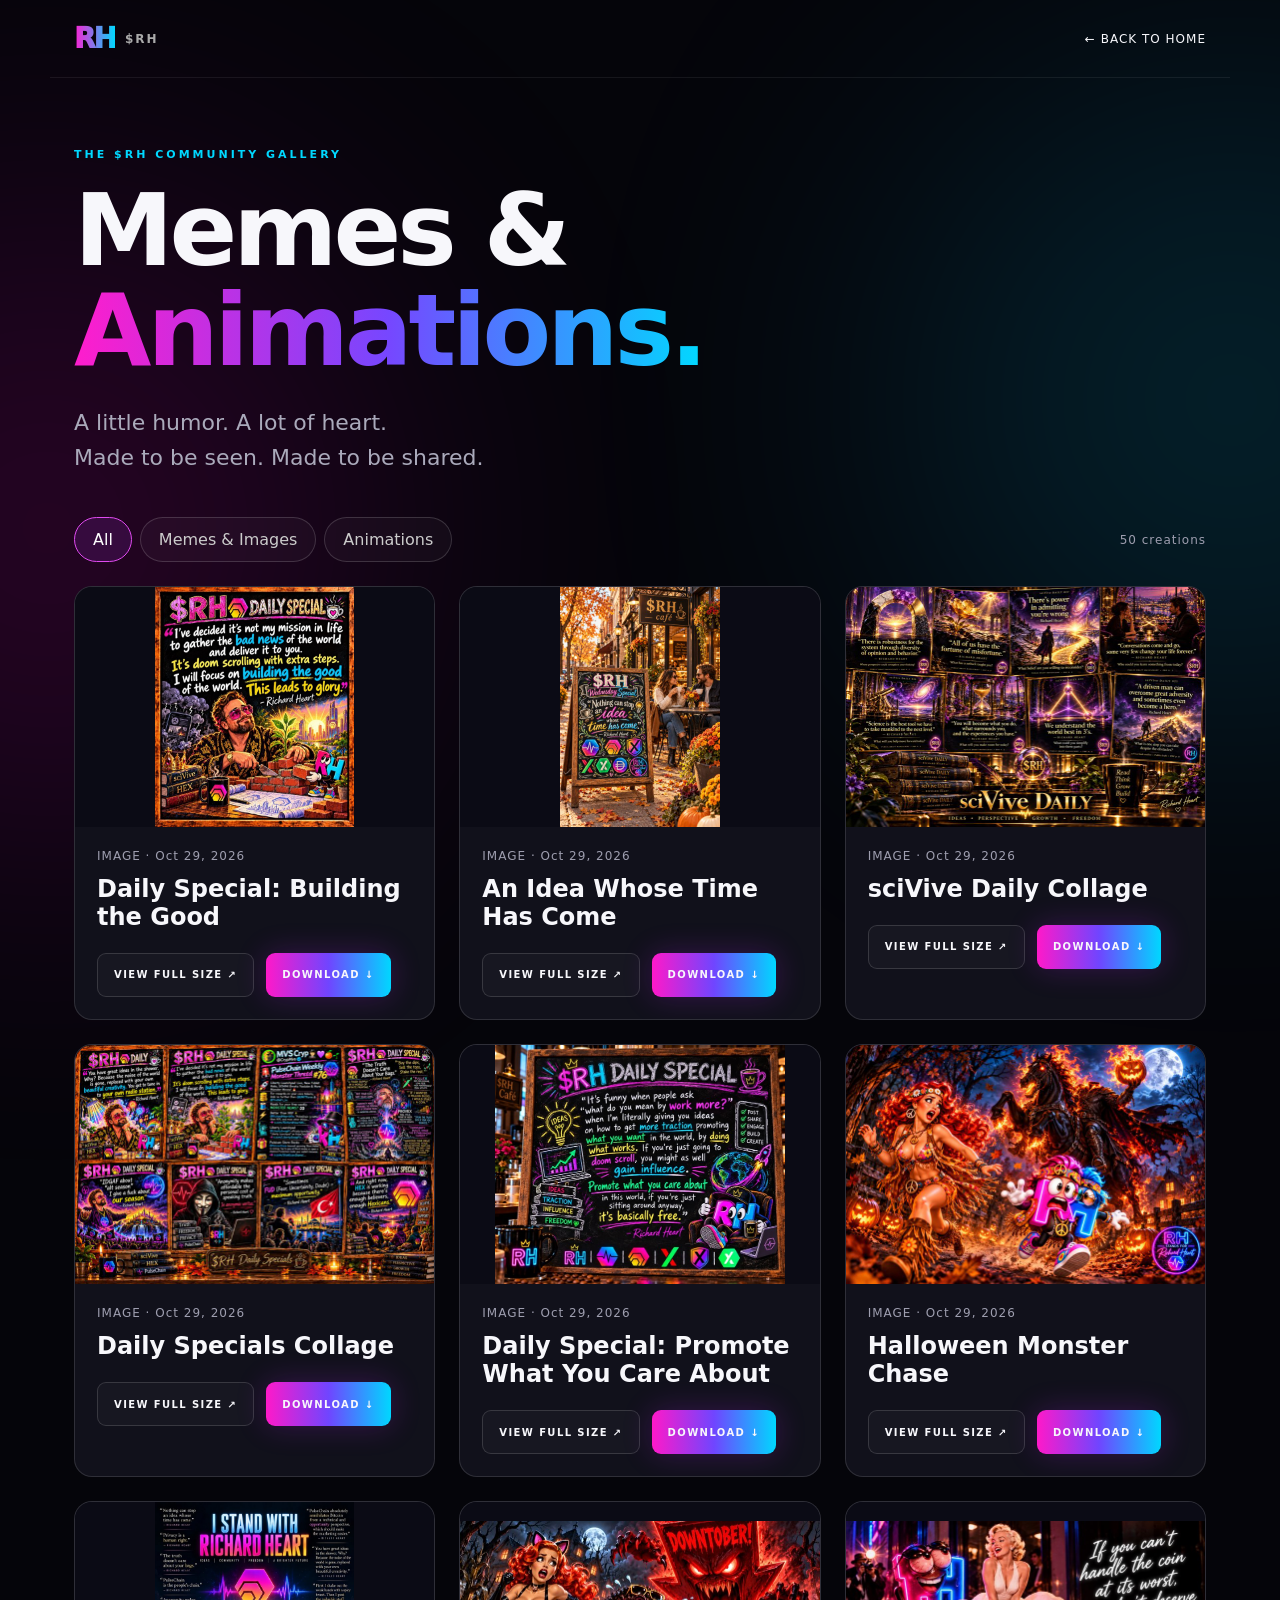
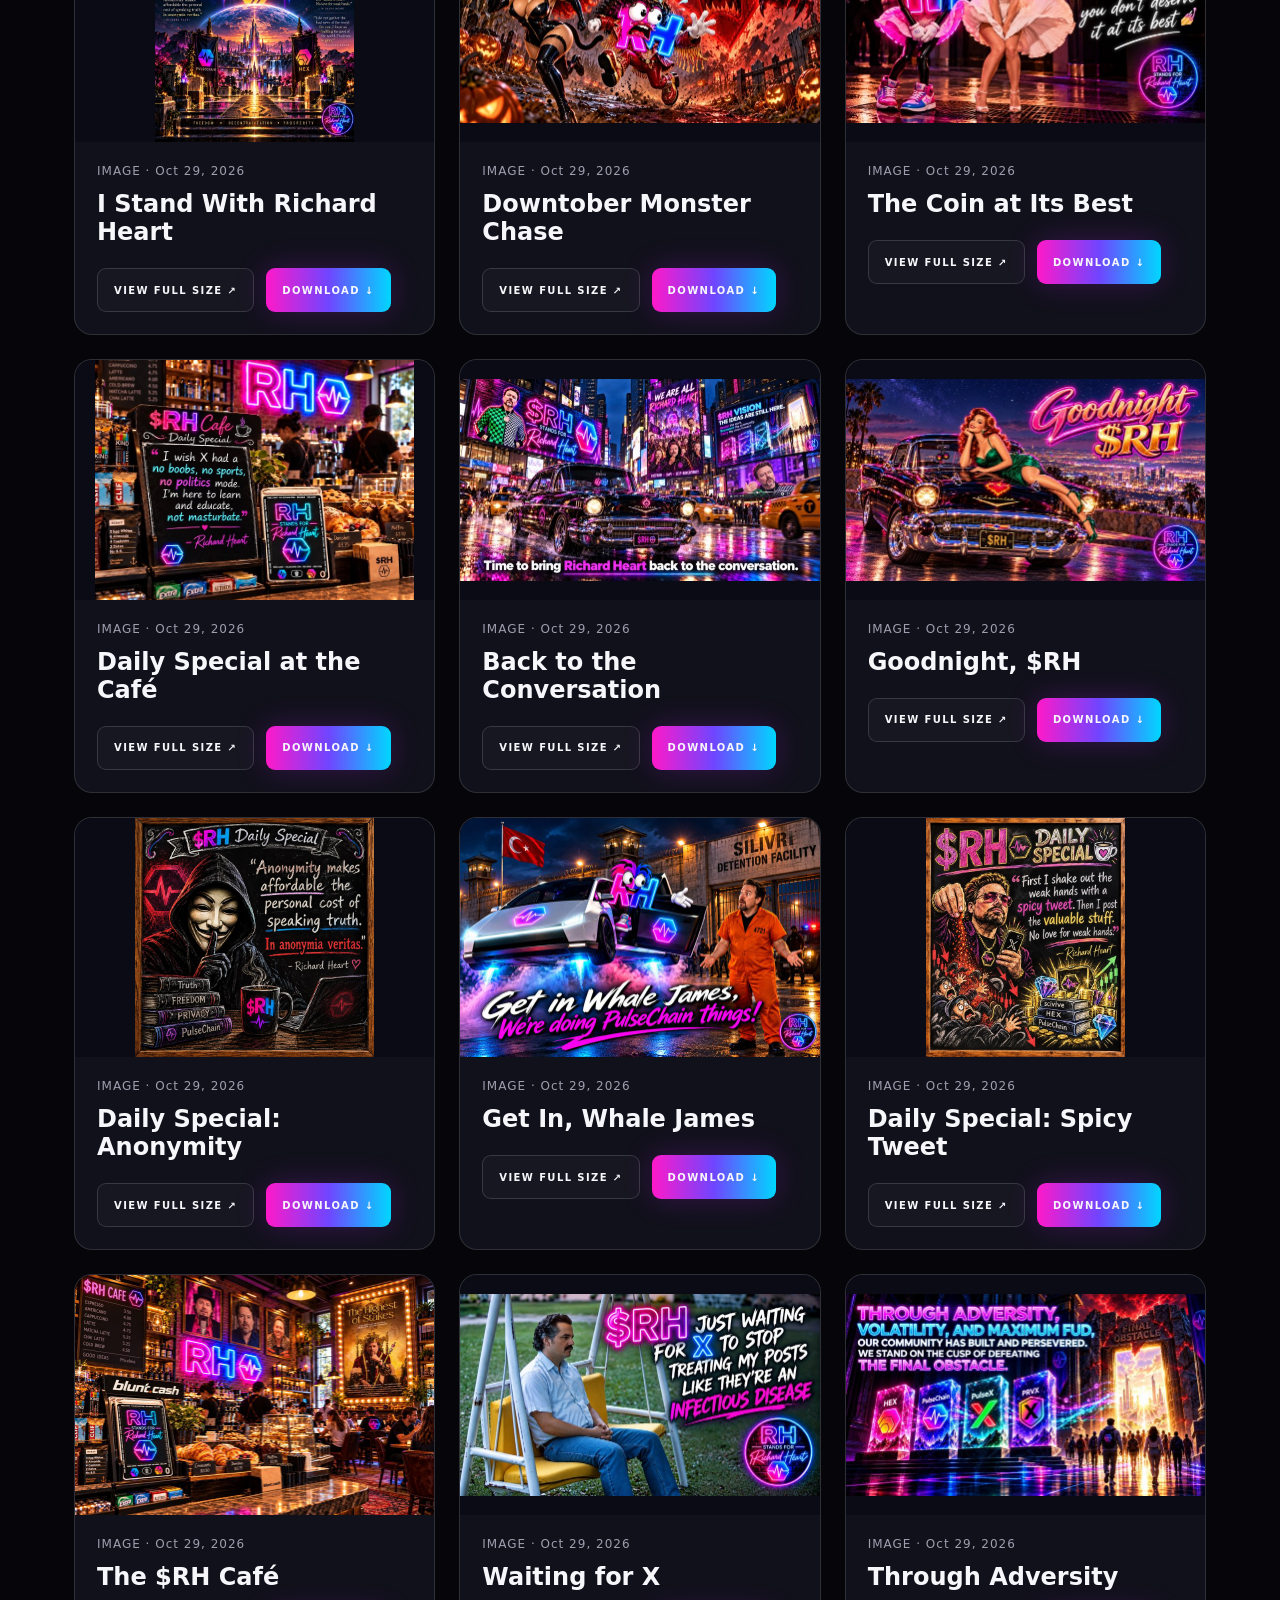
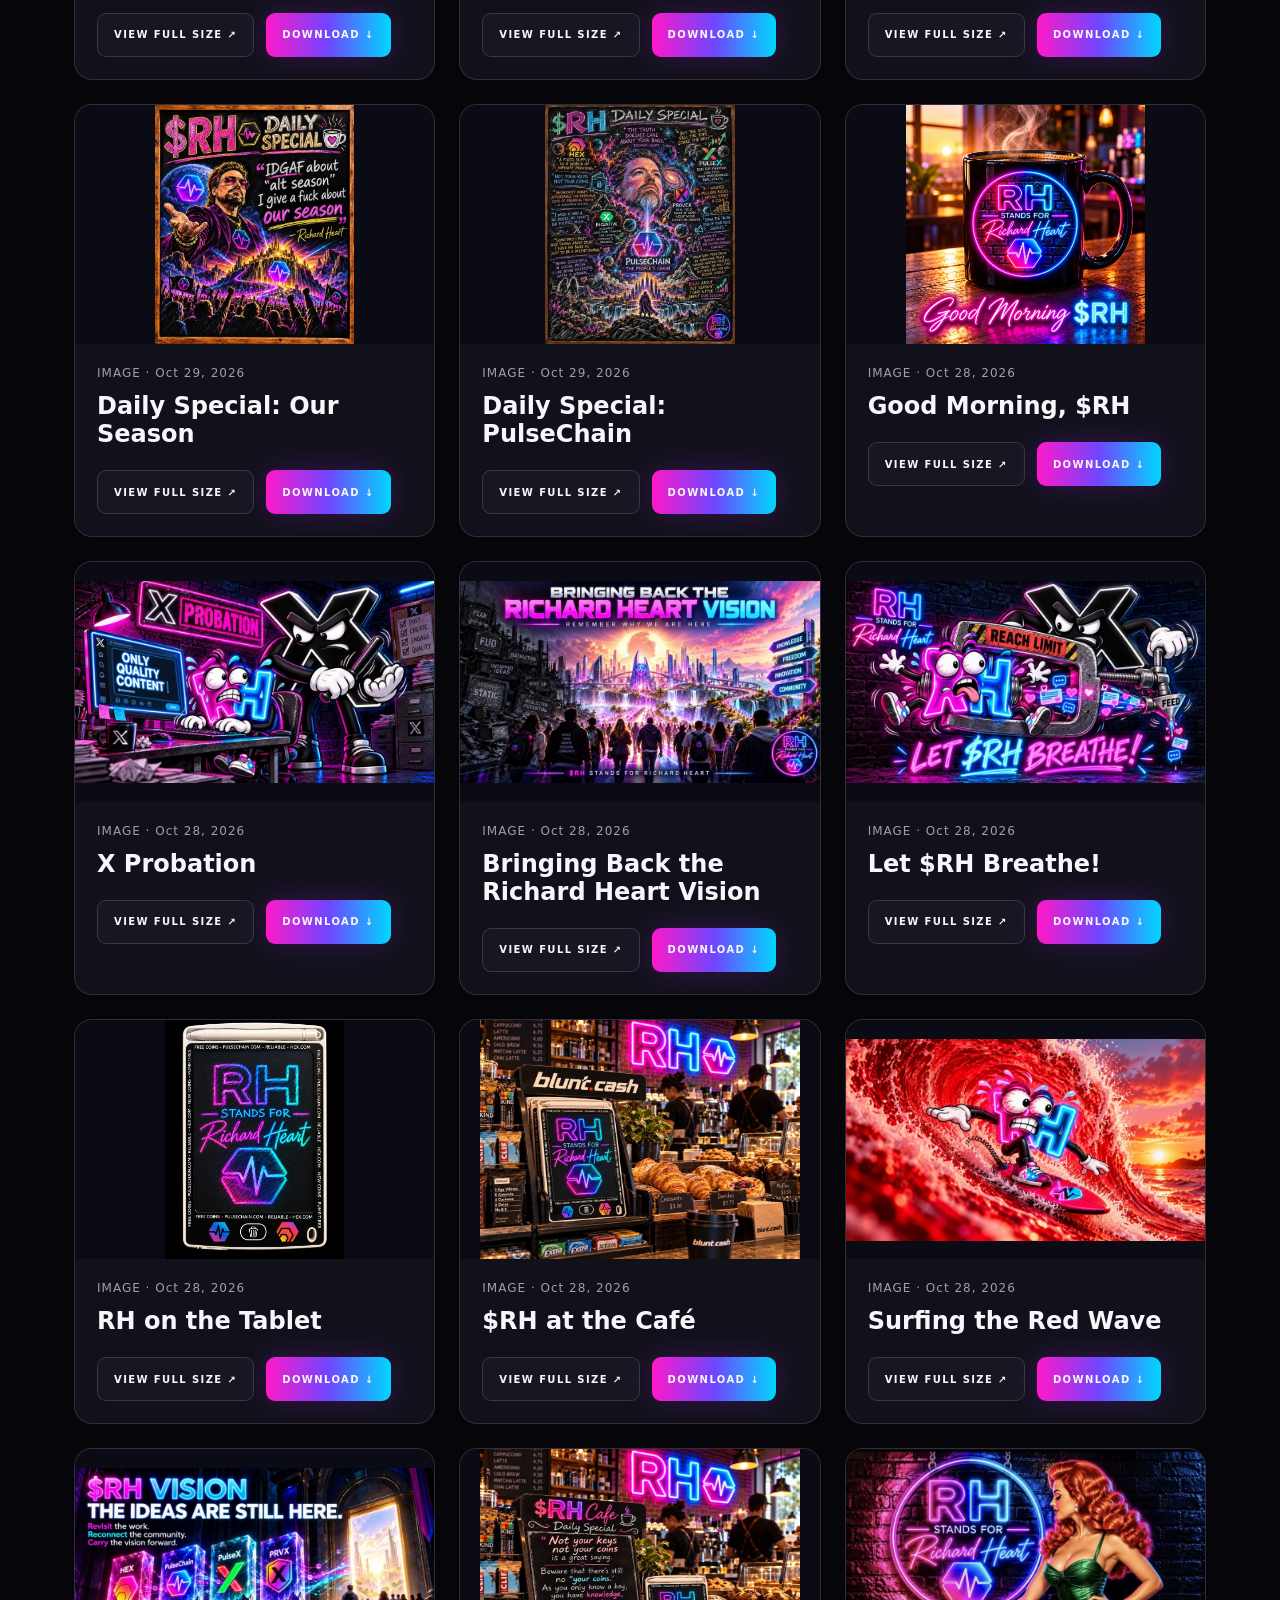
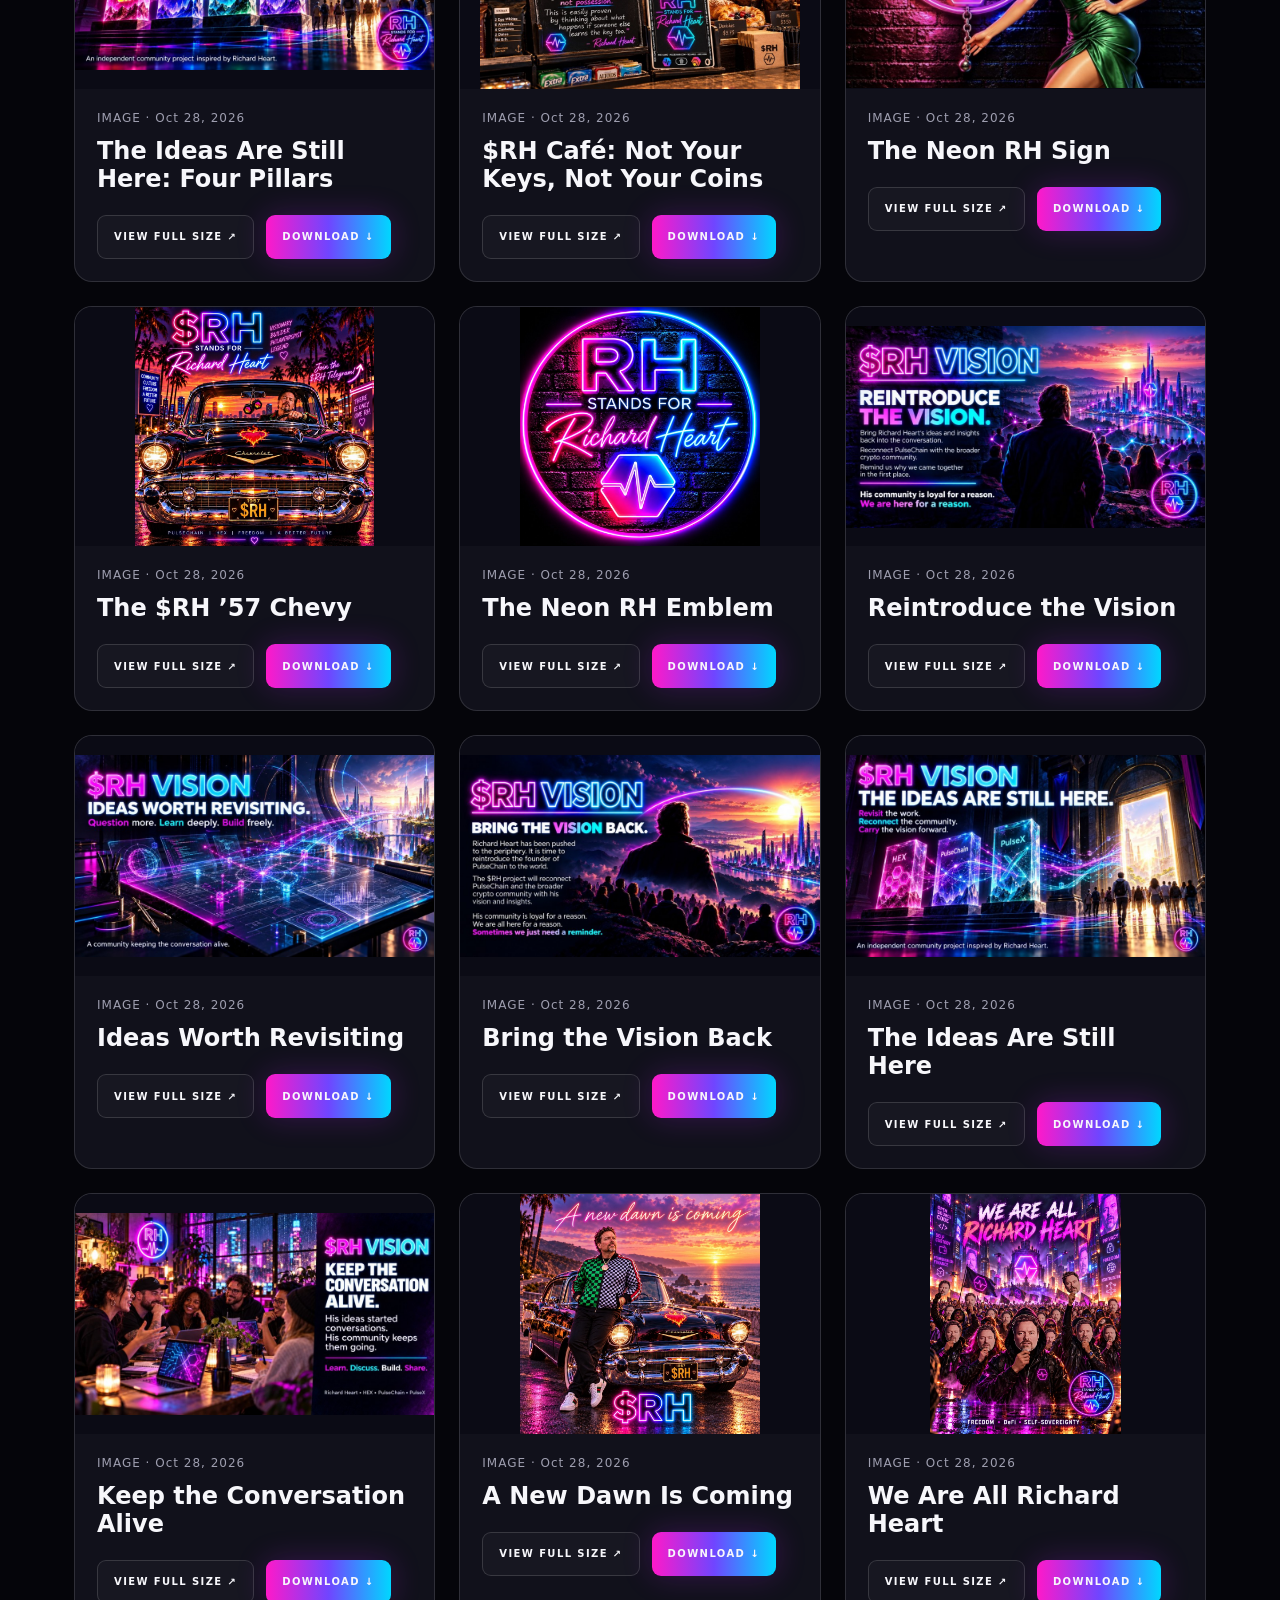
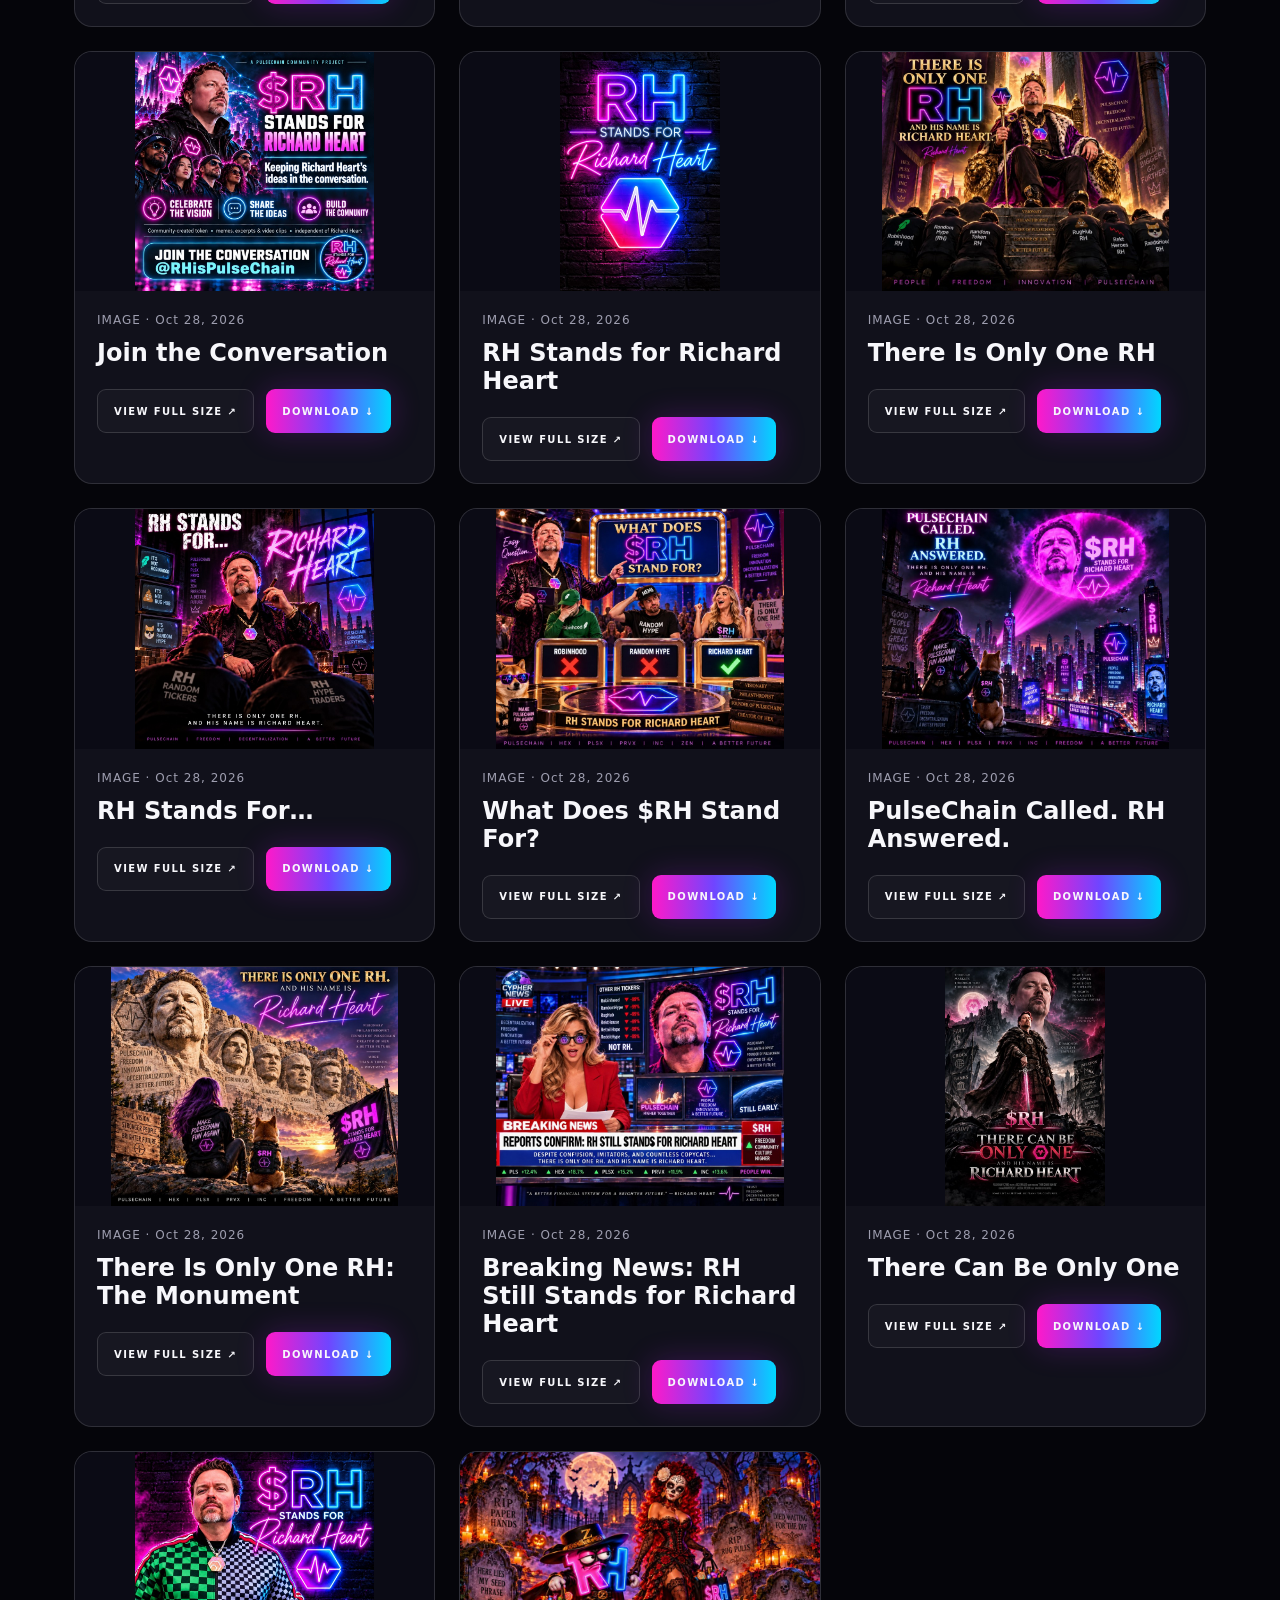
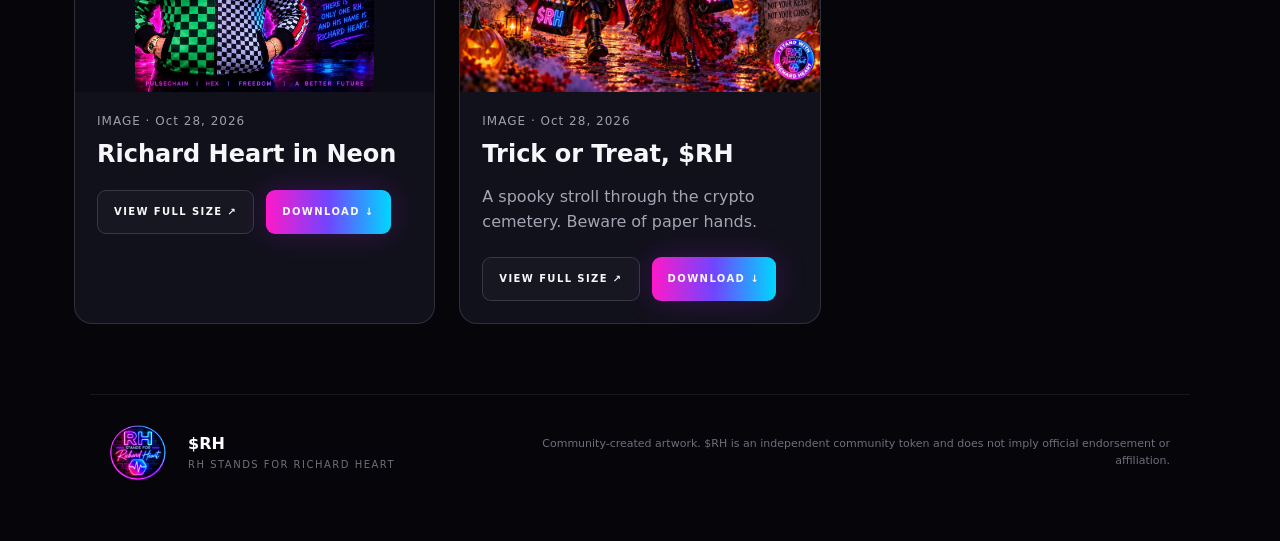
<file: memes.html>
<!doctype html>
<html lang="en"><head><meta charset="utf-8"><meta name="viewport" content="width=device-width,initial-scale=1"><meta name="theme-color" content="#05050a"><title>Memes &amp; Animations | $RH</title><meta name="description" content="Explore and download memes, artwork and animations from the $RH community."><meta property="og:image" content="rh-halloween-cemetery-preview.jpg"><link rel="icon" href="rh-neon-pfp.png"><link rel="stylesheet" href="style.css?v=video-002"><link rel="stylesheet" href="rh-gallery.css"></head>
<body><div class="ambient ambient-a"></div><div class="ambient ambient-b"></div><nav class="nav"><a class="brand" href="index.html"><span>RH</span><b>$RH</b></a><a class="back" href="index.html">← BACK TO HOME</a></nav>
<main class="gallery-main"><header><div class="kicker">THE $RH COMMUNITY GALLERY</div><h1>Memes &amp;<br><span>Animations.</span></h1><p class="intro">A little humor. A lot of heart.<br>Made to be seen. Made to be shared.</p></header>
<div class="gallery-toolbar"><div class="filters" role="group" aria-label="Filter gallery"><button type="button" data-filter="all" aria-pressed="true">All</button><button type="button" data-filter="image" aria-pressed="false">Memes &amp; Images</button><button type="button" data-filter="animation" aria-pressed="false">Animations</button></div><span id="count" aria-live="polite"></span></div>
<div id="gallery" class="gallery-grid"></div><p id="empty" hidden>No animations yet. Check back for the first release.</p><p id="error" hidden>The gallery could not load. Please refresh to try again.</p><noscript><p><a href="rh-halloween-cemetery.jpg">View Trick or Treat, $RH</a> · <a href="rh-halloween-cemetery.jpg" download>Download image</a></p></noscript>
</main><dialog id="viewer" aria-label="Full-size gallery viewer"><button id="close-viewer" class="close" type="button" aria-label="Close viewer">×</button><div id="viewer-content"></div><h2 id="viewer-title"></h2><a id="viewer-download" class="btn primary" download>DOWNLOAD ↓</a></dialog><footer><img src="rh-neon-pfp.png" alt=""><div><strong>$RH</strong><br><span>RH STANDS FOR RICHARD HEART</span></div><p>Community-created artwork. $RH is an independent community token and does not imply official endorsement or affiliation.</p></footer><script src="rh-gallery.js?v=gallery-010" defer></script></body></html>
</file>
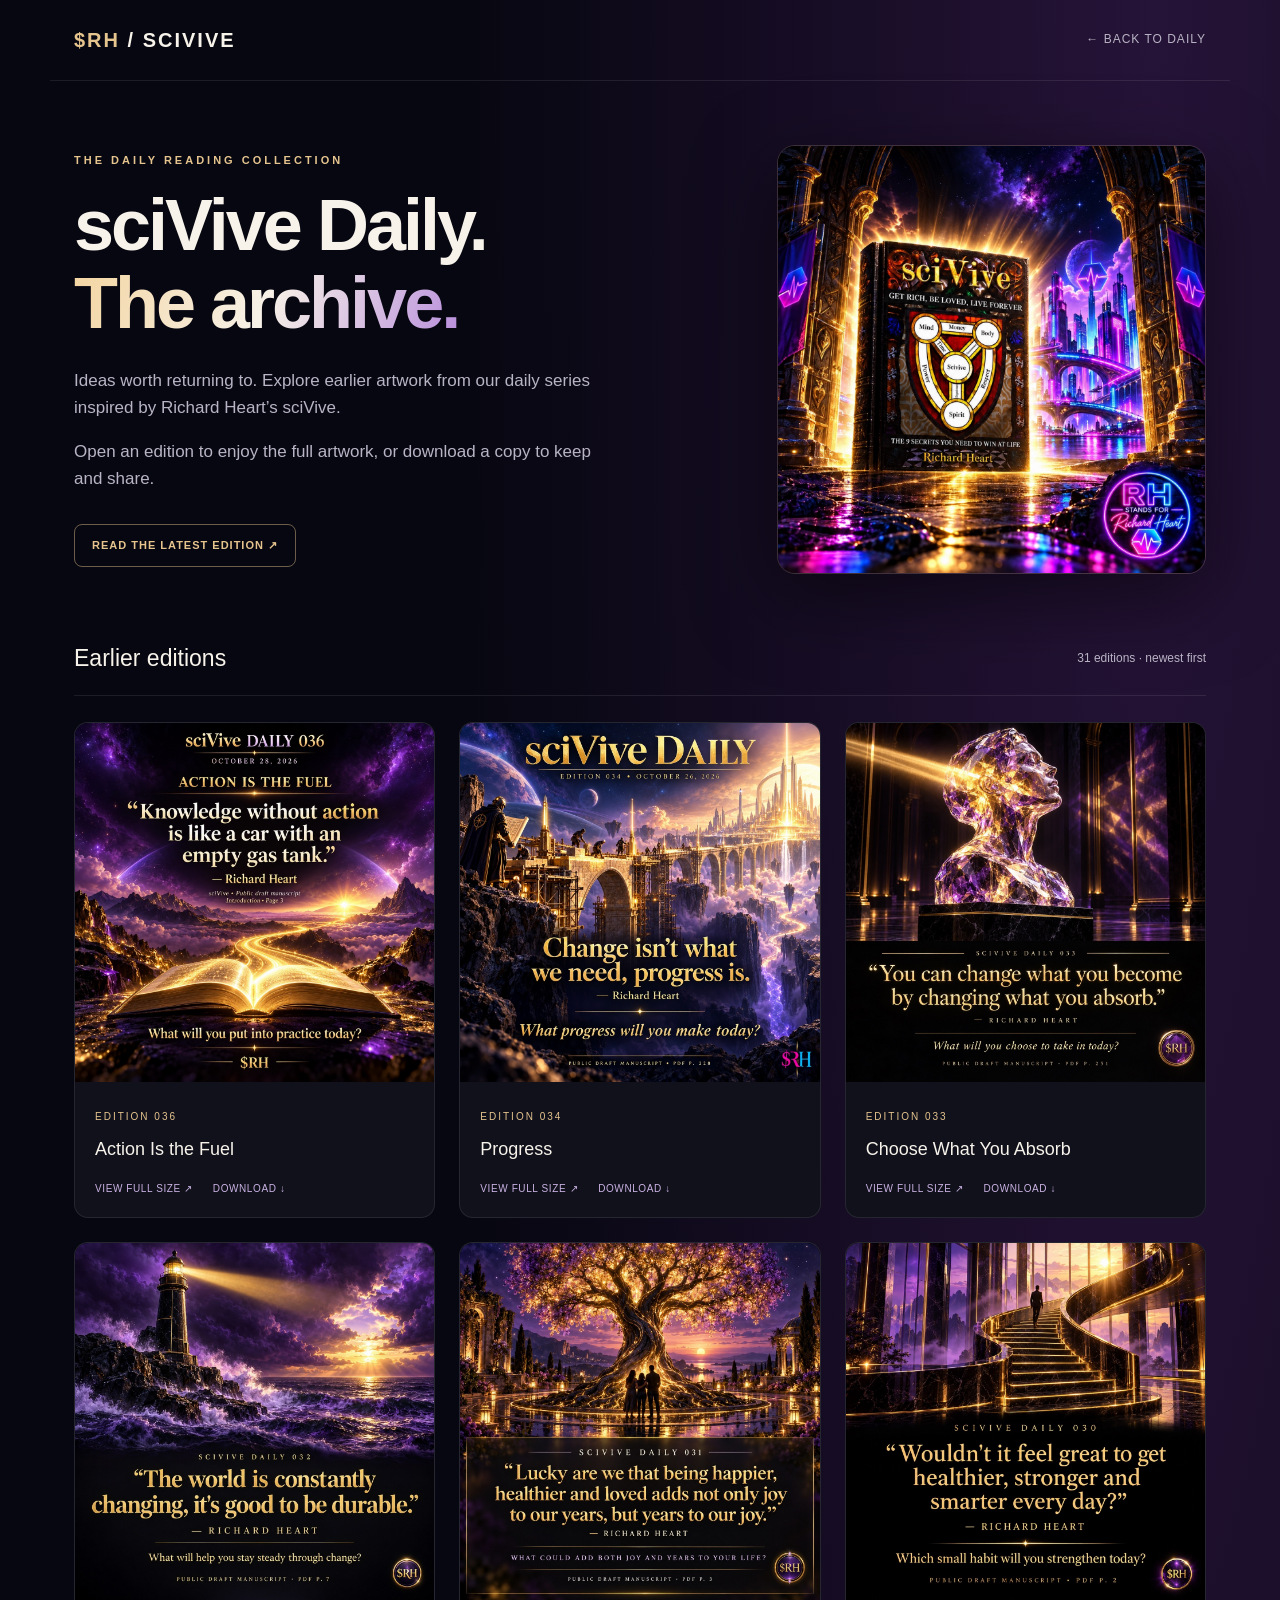
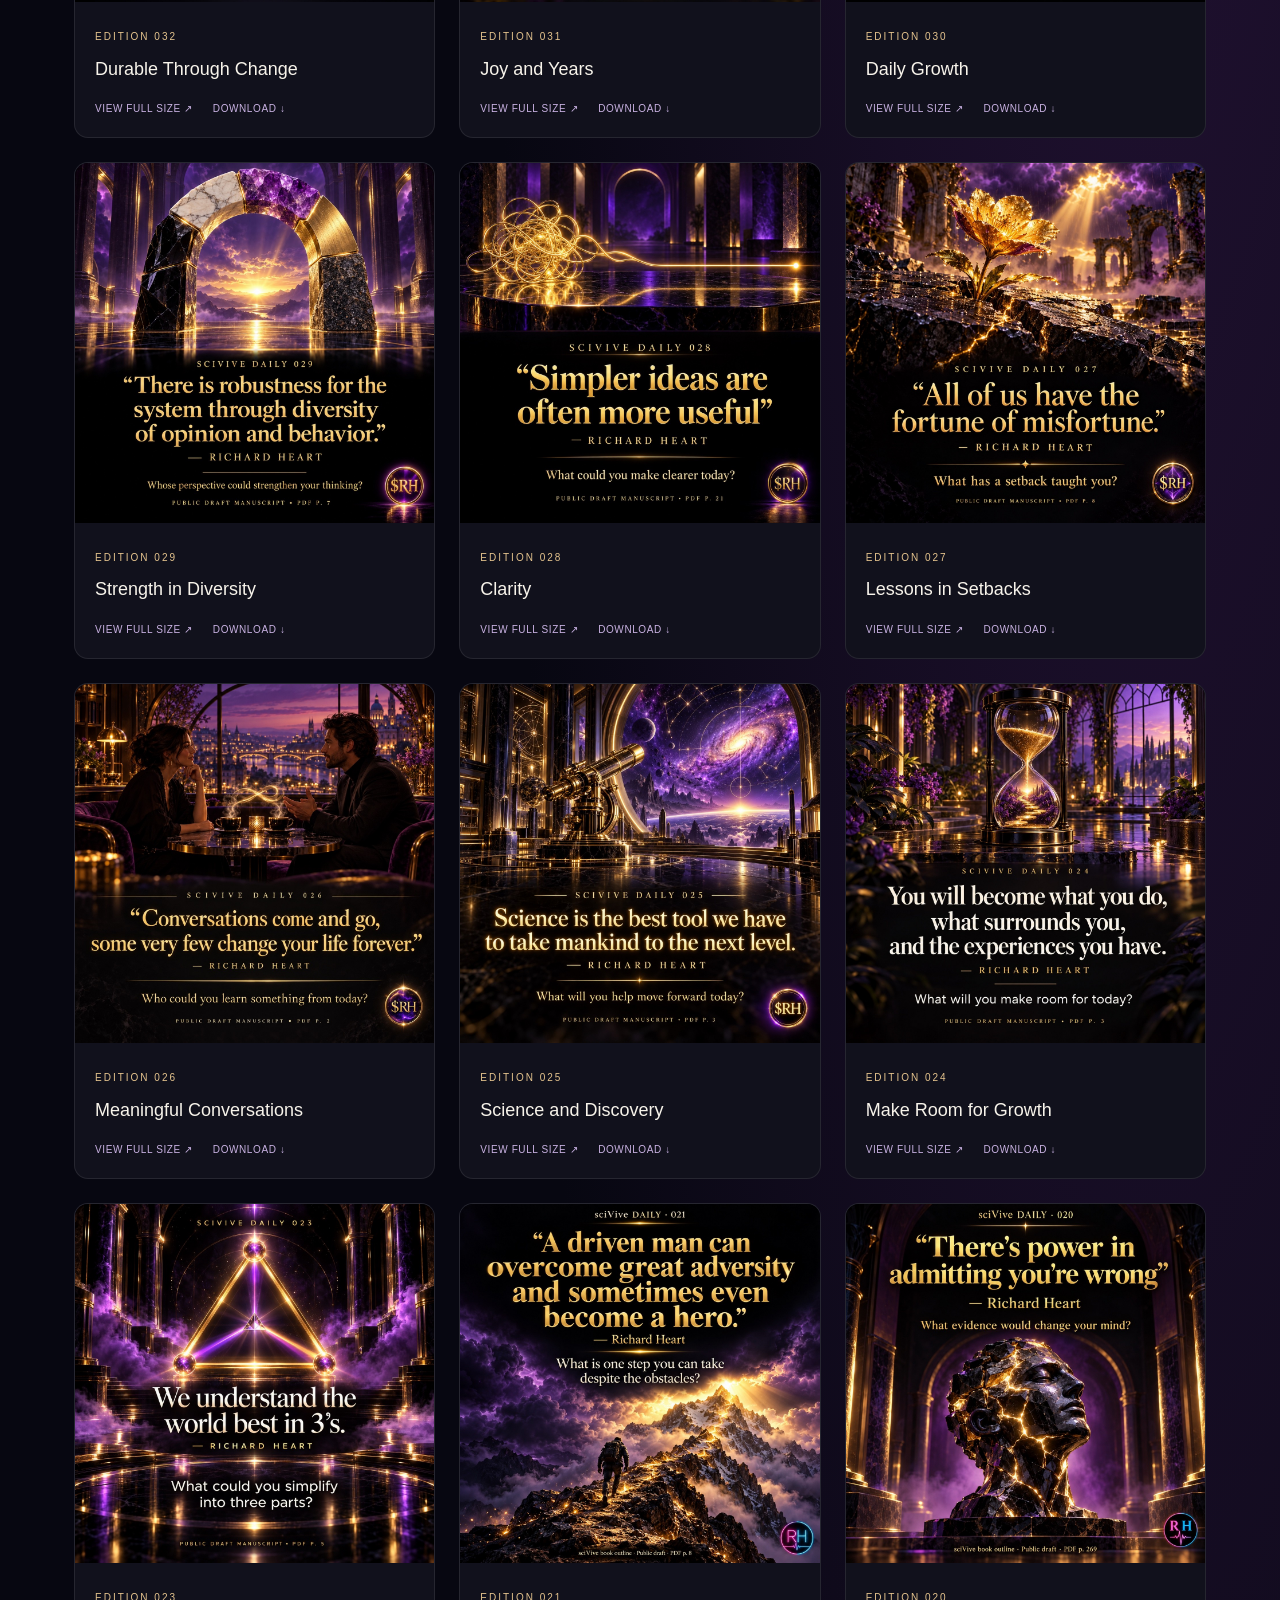
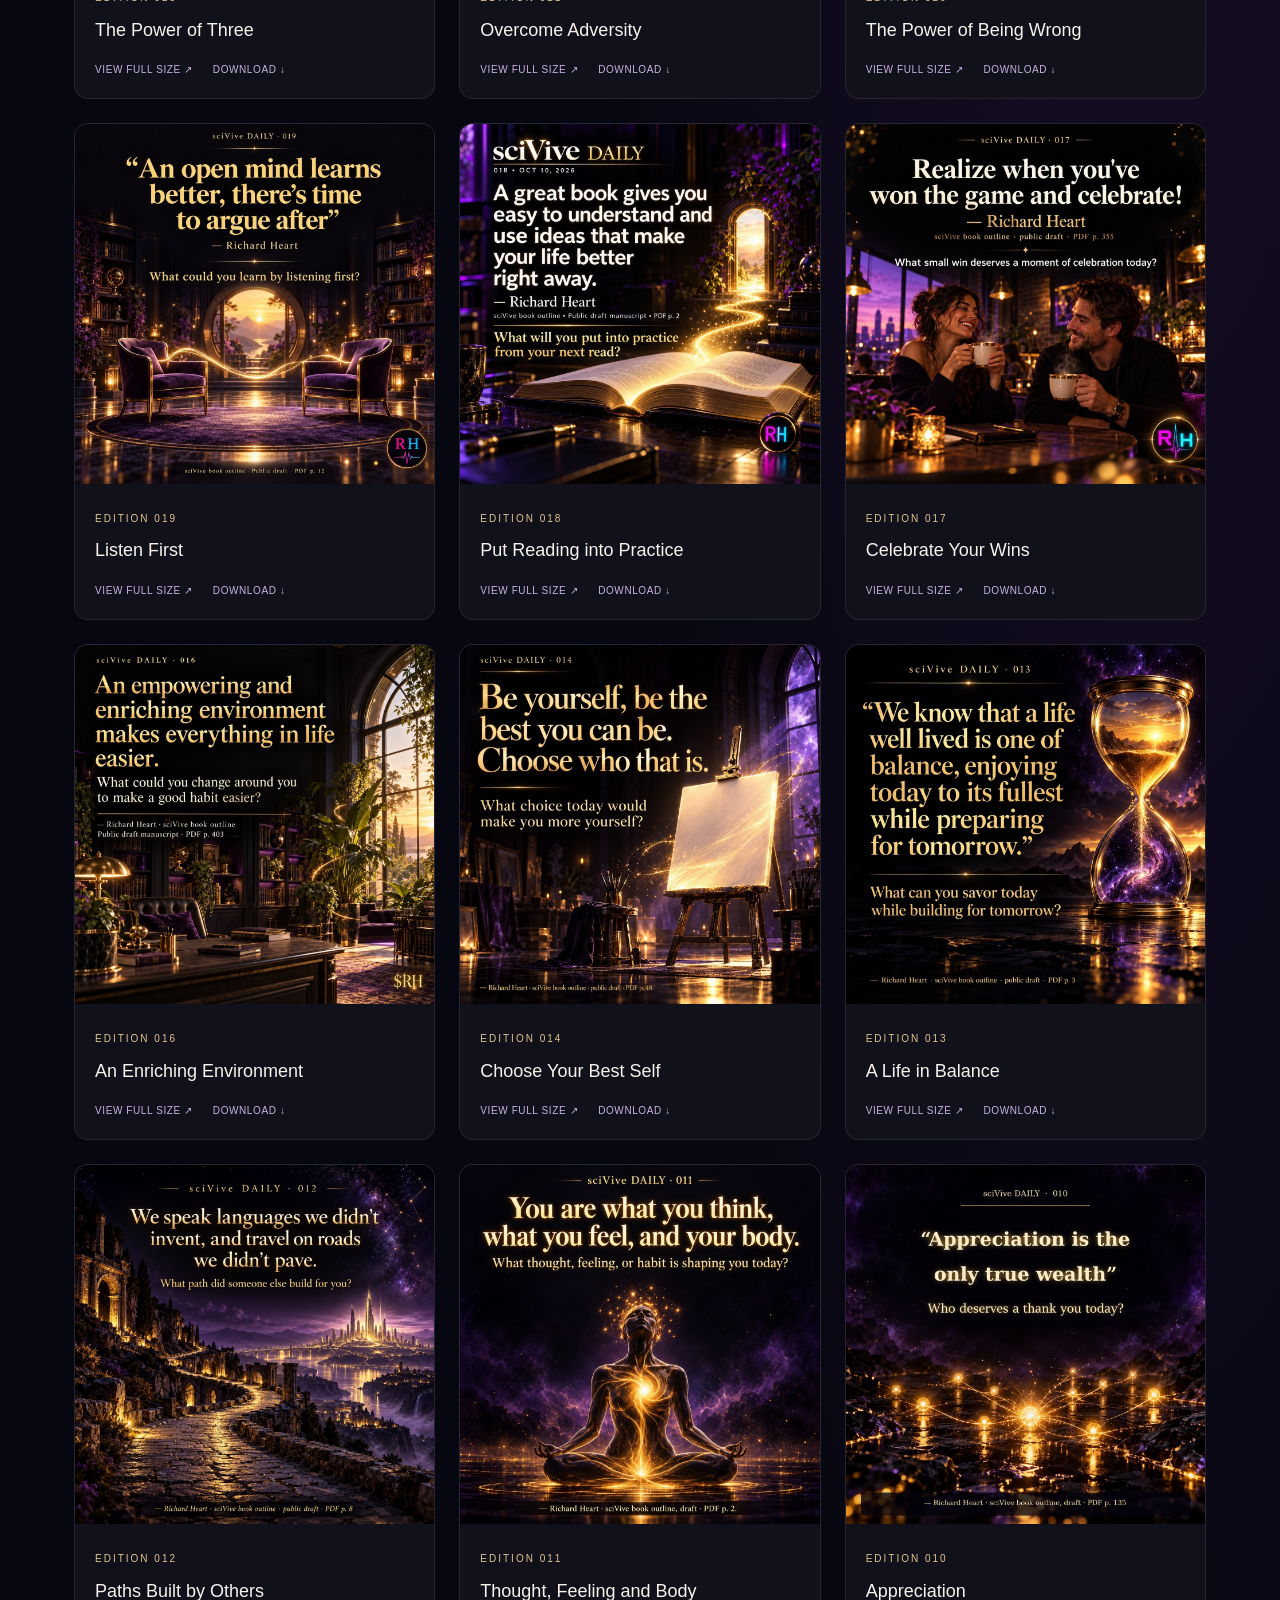
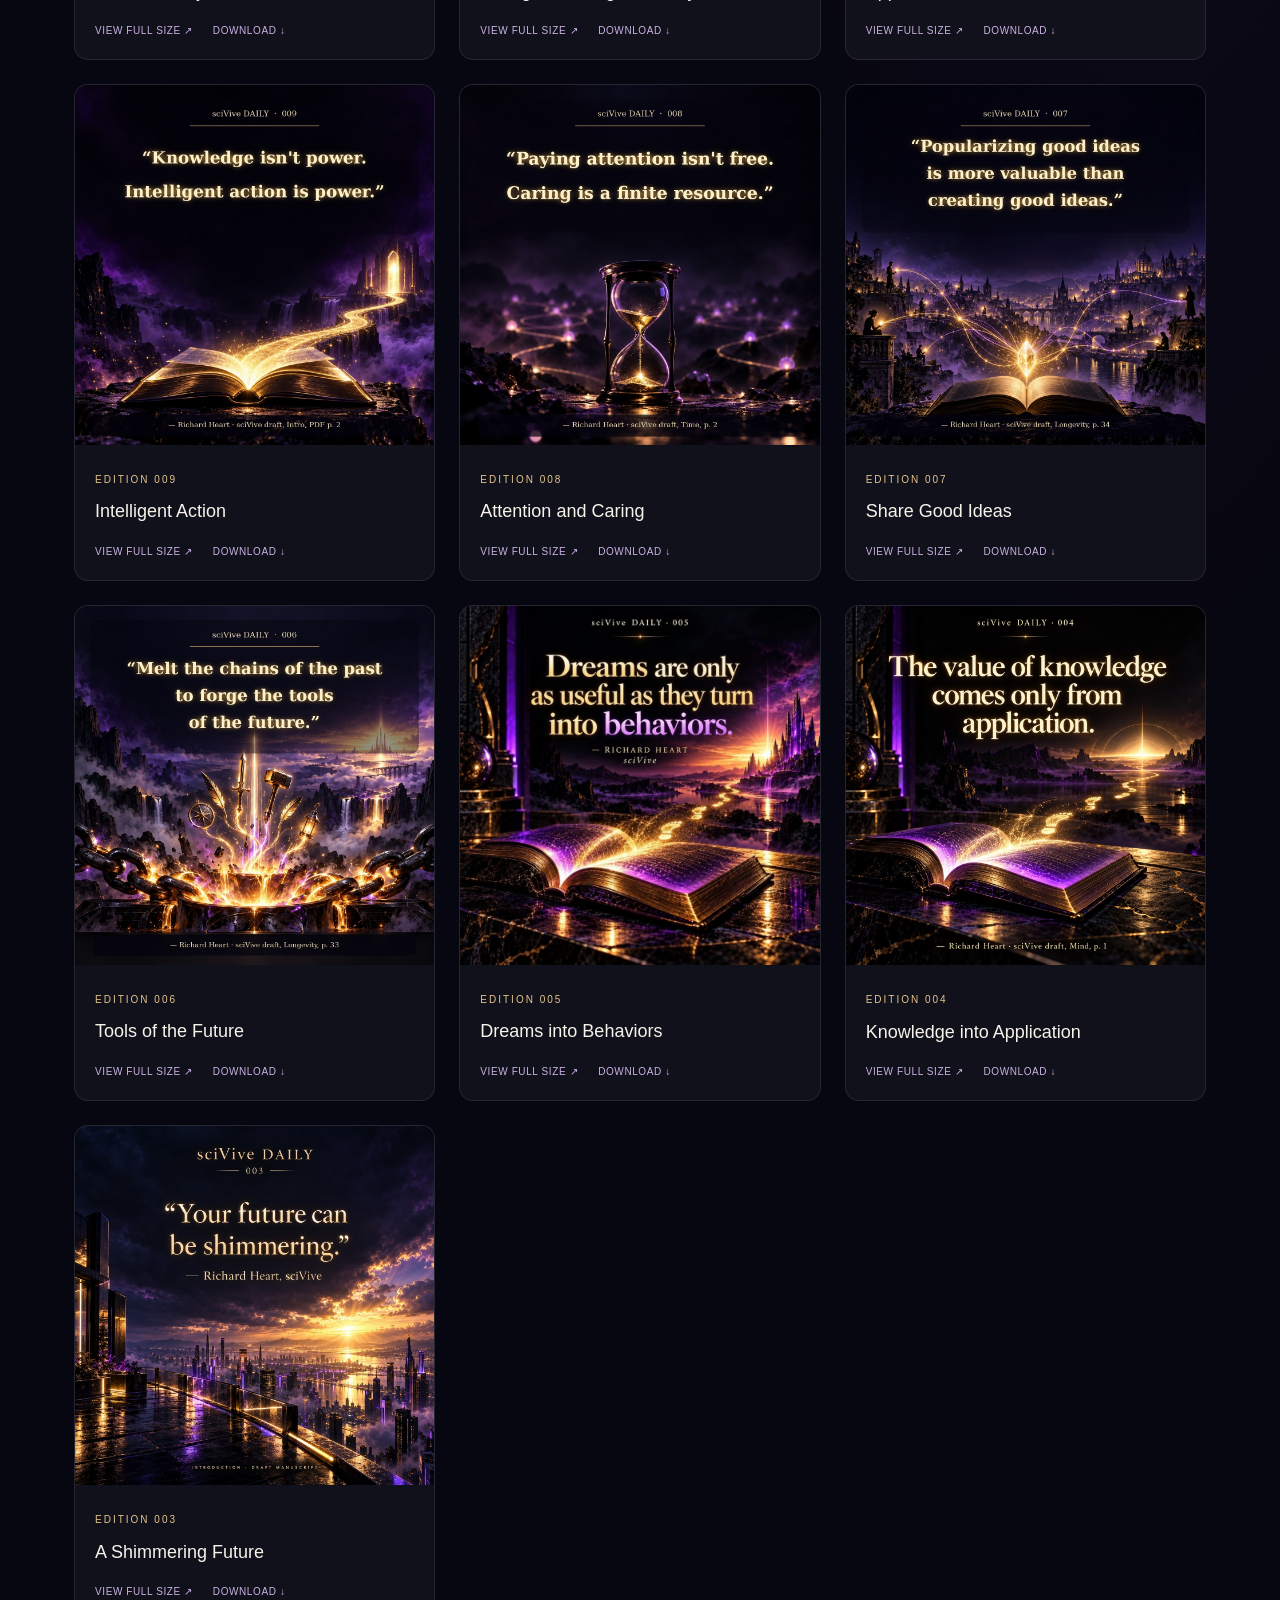
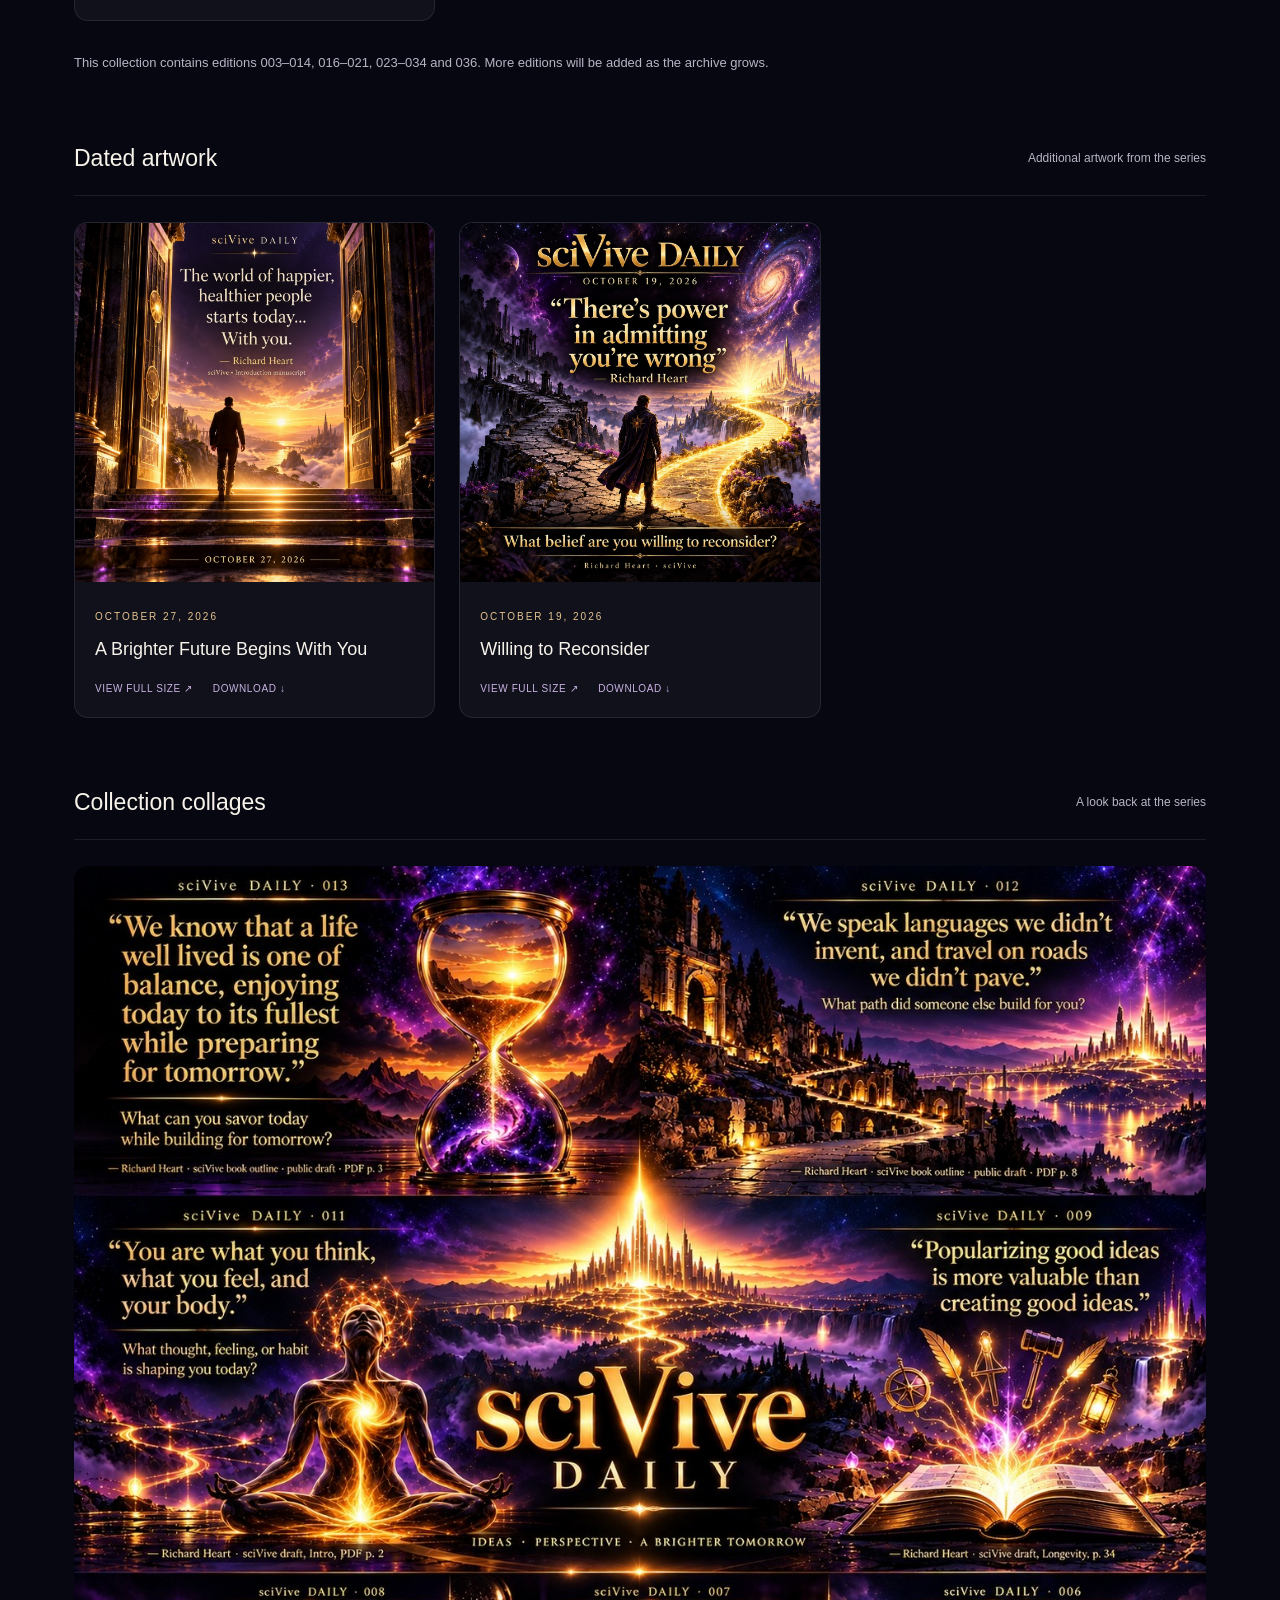
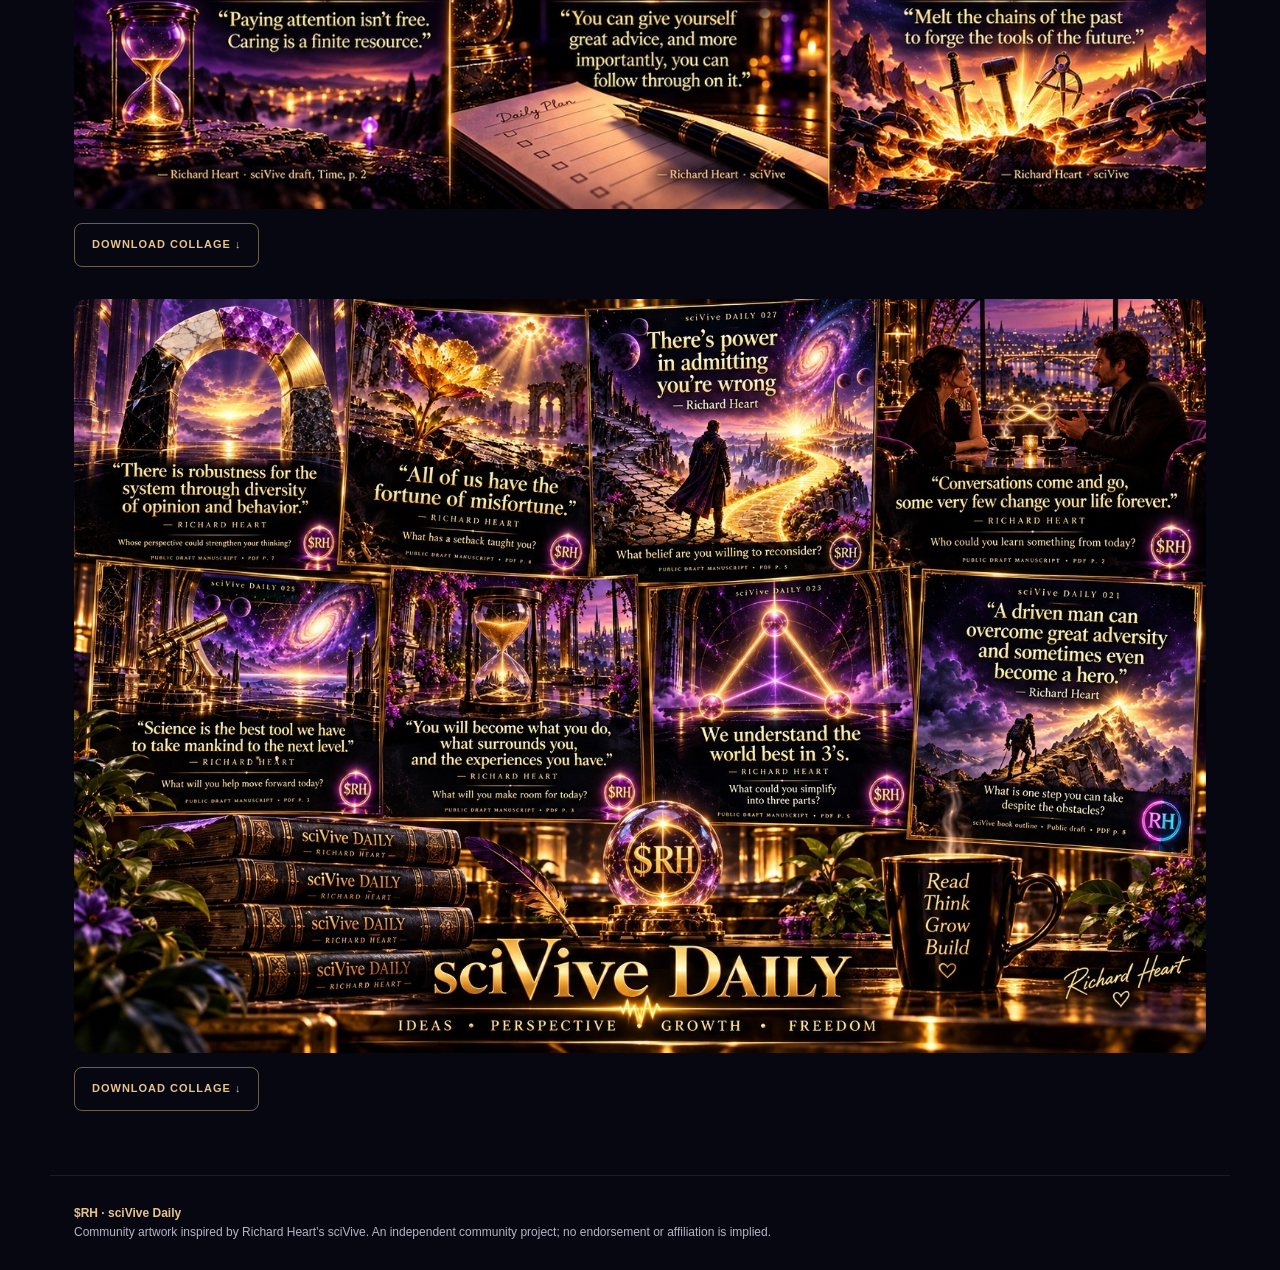
<file: scivive-archive.html>
<!doctype html>
<html lang="en"><head><meta charset="utf-8"><meta name="viewport" content="width=device-width,initial-scale=1"><meta name="theme-color" content="#070711"><title>sciVive Daily Archive — $RH</title><meta name="description" content="Revisit the sciVive Daily artwork series from the $RH community. Browse earlier editions, view them at full size and download your favorites."><link rel="icon" href="rh-neon-pfp.png"><style>
:root{color-scheme:dark;--ink:#f7f3ea;--muted:#b8b4c5;--gold:#e5c48e;--line:#ffffff16}*{box-sizing:border-box}body{margin:0;background:radial-gradient(ellipse at 90% 0%,#261338 0,transparent 42%),#070711;color:var(--ink);font-family:Arial,Helvetica,sans-serif;line-height:1.6}a{color:inherit;text-decoration:none}a:focus-visible{outline:3px solid #13d5f5;outline-offset:5px}nav{max-width:1180px;margin:auto;padding:24px;display:flex;justify-content:space-between;gap:20px;align-items:center;border-bottom:1px solid var(--line)}.brand{font-weight:800;font-size:20px;letter-spacing:2px}.brand span{color:var(--gold)}nav>a:last-child{font-size:12px;letter-spacing:1px;color:var(--muted)}main{max-width:1180px;margin:auto;padding:0 24px 64px}.hero{display:grid;grid-template-columns:1.2fr .8fr;gap:60px;align-items:center;padding:64px 0 48px}.eyebrow{font-size:11px;letter-spacing:3px;color:var(--gold);font-weight:700}.hero h1{font-size:clamp(42px,6vw,72px);line-height:1.08;letter-spacing:-3px;margin:18px 0 24px}.hero h1 span{background:linear-gradient(110deg,#f3d5a1,#f7f1e7,#b88edc);background-clip:text;color:transparent}.hero p{color:var(--muted);max-width:530px;font-size:17px}.button{display:inline-block;border:1px solid #e5c48e75;border-radius:8px;padding:12px 17px;margin-top:14px;font-weight:700;font-size:11px;letter-spacing:1px;color:var(--gold)}.hero-art img{width:100%;height:auto;display:block;border-radius:18px;border:1px solid #e5c48e30;box-shadow:0 24px 80px #0008}.archive-head{display:flex;justify-content:space-between;align-items:center;gap:16px;border-bottom:1px solid var(--line);padding:18px 0;margin-bottom:26px}.archive-head h2{font-size:23px;font-weight:500;margin:0}.archive-head span{color:var(--muted);font-size:12px}.grid{display:grid;grid-template-columns:repeat(3,minmax(0,1fr));gap:24px}.edition{overflow:hidden;border:1px solid var(--line);border-radius:14px;background:#11111c;transition:border-color .2s,transform .2s}.edition:hover{border-color:#e5c48e66;transform:translateY(-3px)}.art{display:block;background:#090911}.art img{display:block;width:100%;height:auto;aspect-ratio:1;object-fit:contain}.card-copy{padding:20px}.edition-number{font-size:10px;letter-spacing:2px;color:var(--gold)}.edition h2{font-size:18px;font-weight:500;line-height:1.3;margin:10px 0 20px}.card-actions{display:flex;gap:20px;flex-wrap:wrap;font-size:10px;letter-spacing:.6px;color:#c9b2e2}.card-actions a:hover,.button:hover{color:white}.note{margin-top:32px;color:var(--muted);font-size:13px}footer{max-width:1180px;margin:auto;padding:28px 24px;border-top:1px solid var(--line);font-size:12px;color:var(--muted)}footer strong{color:var(--gold)}@media(max-width:850px){.hero{gap:30px}.grid{grid-template-columns:repeat(2,minmax(0,1fr))}}@media(max-width:580px){.hero{grid-template-columns:1fr;padding:38px 0 24px;gap:28px}.hero h1{letter-spacing:-2px}.hero-art{max-width:340px}.grid{grid-template-columns:1fr}.archive-head{align-items:flex-start;flex-direction:column;gap:4px}nav,main,footer{padding-left:18px;padding-right:18px}.card-copy{padding:18px}.hero p{font-size:16px}}@media(prefers-reduced-motion:reduce){.edition{transition:none}.edition:hover{transform:none}}
</style></head><body><nav aria-label="Archive navigation"><a class="brand" href="index.html"><span>$RH</span> / SCIVIVE</a><a href="index.html#scivive">← BACK TO DAILY</a></nav><main><header class="hero"><div><div class="eyebrow">THE DAILY READING COLLECTION</div><h1>sciVive Daily.<br><span>The archive.</span></h1><p>Ideas worth returning to. Explore earlier artwork from our daily series inspired by Richard Heart’s sciVive.</p><p>Open an edition to enjoy the full artwork, or download a copy to keep and share.</p><a class="button" href="index.html#scivive">READ THE LATEST EDITION ↗</a></div><a class="hero-art" href="scivive-archive-cover.jpg" target="_blank" rel="noopener noreferrer" aria-label="Open sciVive collection cover at full size"><img src="scivive-archive-cover.jpg" width="1254" height="1254" alt="sciVive book in a luminous gold and purple gateway overlooking a futuristic PulseChain city"></a></header><section aria-labelledby="collection-heading"><div class="archive-head"><h2 id="collection-heading">Earlier editions</h2><span>31 editions · newest first</span></div><div class="grid"><article class="edition"><a class="art" href="scivive-archive-036.jpg" target="_blank" rel="noopener noreferrer" aria-label="Open sciVive Daily 036 at full size"><img src="scivive-archive-036.jpg" width="1254" height="1254" loading="lazy" alt="EDITION 036: Action Is the Fuel"></a><div class="card-copy"><span class="edition-number">EDITION 036</span><h2>Action Is the Fuel</h2><div class="card-actions"><a href="scivive-archive-036.jpg" target="_blank" rel="noopener noreferrer">VIEW FULL SIZE ↗</a><a href="scivive-archive-036.jpg" download>DOWNLOAD ↓</a></div></div></article><article class="edition"><a class="art" href="scivive-archive-034.jpg" target="_blank" rel="noopener noreferrer" aria-label="Open sciVive Daily 034 at full size"><img src="scivive-archive-034.jpg" width="1254" height="1254" loading="lazy" alt="EDITION 034: Progress"></a><div class="card-copy"><span class="edition-number">EDITION 034</span><h2>Progress</h2><div class="card-actions"><a href="scivive-archive-034.jpg" target="_blank" rel="noopener noreferrer">VIEW FULL SIZE ↗</a><a href="scivive-archive-034.jpg" download>DOWNLOAD ↓</a></div></div></article><article class="edition"><a class="art" href="scivive-archive-033.jpg" target="_blank" rel="noopener noreferrer" aria-label="Open sciVive Daily 033 at full size"><img src="scivive-archive-033.jpg" width="1254" height="1254" loading="lazy" alt="EDITION 033: Choose What You Absorb"></a><div class="card-copy"><span class="edition-number">EDITION 033</span><h2>Choose What You Absorb</h2><div class="card-actions"><a href="scivive-archive-033.jpg" target="_blank" rel="noopener noreferrer">VIEW FULL SIZE ↗</a><a href="scivive-archive-033.jpg" download>DOWNLOAD ↓</a></div></div></article><article class="edition"><a class="art" href="scivive-archive-032.jpg" target="_blank" rel="noopener noreferrer" aria-label="Open sciVive Daily 032 at full size"><img src="scivive-archive-032.jpg" width="1254" height="1254" loading="lazy" alt="EDITION 032: Durable Through Change"></a><div class="card-copy"><span class="edition-number">EDITION 032</span><h2>Durable Through Change</h2><div class="card-actions"><a href="scivive-archive-032.jpg" target="_blank" rel="noopener noreferrer">VIEW FULL SIZE ↗</a><a href="scivive-archive-032.jpg" download>DOWNLOAD ↓</a></div></div></article><article class="edition"><a class="art" href="scivive-archive-031.jpg" target="_blank" rel="noopener noreferrer" aria-label="Open sciVive Daily 031 at full size"><img src="scivive-archive-031.jpg" width="1254" height="1254" loading="lazy" alt="EDITION 031: Joy and Years"></a><div class="card-copy"><span class="edition-number">EDITION 031</span><h2>Joy and Years</h2><div class="card-actions"><a href="scivive-archive-031.jpg" target="_blank" rel="noopener noreferrer">VIEW FULL SIZE ↗</a><a href="scivive-archive-031.jpg" download>DOWNLOAD ↓</a></div></div></article><article class="edition"><a class="art" href="scivive-archive-030.jpg" target="_blank" rel="noopener noreferrer" aria-label="Open sciVive Daily 030 at full size"><img src="scivive-archive-030.jpg" width="1254" height="1254" loading="lazy" alt="EDITION 030: Daily Growth"></a><div class="card-copy"><span class="edition-number">EDITION 030</span><h2>Daily Growth</h2><div class="card-actions"><a href="scivive-archive-030.jpg" target="_blank" rel="noopener noreferrer">VIEW FULL SIZE ↗</a><a href="scivive-archive-030.jpg" download>DOWNLOAD ↓</a></div></div></article><article class="edition"><a class="art" href="scivive-archive-029.jpg" target="_blank" rel="noopener noreferrer" aria-label="Open sciVive Daily 029 at full size"><img src="scivive-archive-029.jpg" width="1254" height="1254" loading="lazy" alt="EDITION 029: Strength in Diversity"></a><div class="card-copy"><span class="edition-number">EDITION 029</span><h2>Strength in Diversity</h2><div class="card-actions"><a href="scivive-archive-029.jpg" target="_blank" rel="noopener noreferrer">VIEW FULL SIZE ↗</a><a href="scivive-archive-029.jpg" download>DOWNLOAD ↓</a></div></div></article><article class="edition"><a class="art" href="scivive-archive-028.jpg" target="_blank" rel="noopener noreferrer" aria-label="Open sciVive Daily 028 at full size"><img src="scivive-archive-028.jpg" width="1254" height="1254" loading="lazy" alt="sciVive Daily 028: Clarity"></a><div class="card-copy"><span class="edition-number">EDITION 028</span><h2>Clarity</h2><div class="card-actions"><a href="scivive-archive-028.jpg" target="_blank" rel="noopener noreferrer">VIEW FULL SIZE ↗</a><a href="scivive-archive-028.jpg" download="sciVive-Daily-028.jpg">DOWNLOAD ↓</a></div></div></article><article class="edition"><a class="art" href="scivive-archive-027.jpg" target="_blank" rel="noopener noreferrer" aria-label="Open sciVive Daily 027 at full size"><img src="scivive-archive-027.jpg" width="1254" height="1254" loading="lazy" alt="sciVive Daily 027: Lessons in Setbacks"></a><div class="card-copy"><span class="edition-number">EDITION 027</span><h2>Lessons in Setbacks</h2><div class="card-actions"><a href="scivive-archive-027.jpg" target="_blank" rel="noopener noreferrer">VIEW FULL SIZE ↗</a><a href="scivive-archive-027.jpg" download="sciVive-Daily-027.jpg">DOWNLOAD ↓</a></div></div></article><article class="edition"><a class="art" href="scivive-archive-026.jpg" target="_blank" rel="noopener noreferrer" aria-label="Open sciVive Daily 026 at full size"><img src="scivive-archive-026.jpg" width="1254" height="1254" loading="lazy" alt="sciVive Daily 026: Meaningful Conversations"></a><div class="card-copy"><span class="edition-number">EDITION 026</span><h2>Meaningful Conversations</h2><div class="card-actions"><a href="scivive-archive-026.jpg" target="_blank" rel="noopener noreferrer">VIEW FULL SIZE ↗</a><a href="scivive-archive-026.jpg" download="sciVive-Daily-026.jpg">DOWNLOAD ↓</a></div></div></article><article class="edition"><a class="art" href="scivive-archive-025.jpg" target="_blank" rel="noopener noreferrer" aria-label="Open sciVive Daily 025 at full size"><img src="scivive-archive-025.jpg" width="1254" height="1254" loading="lazy" alt="sciVive Daily 025: Science and Discovery"></a><div class="card-copy"><span class="edition-number">EDITION 025</span><h2>Science and Discovery</h2><div class="card-actions"><a href="scivive-archive-025.jpg" target="_blank" rel="noopener noreferrer">VIEW FULL SIZE ↗</a><a href="scivive-archive-025.jpg" download="sciVive-Daily-025.jpg">DOWNLOAD ↓</a></div></div></article><article class="edition"><a class="art" href="scivive-archive-024.jpg" target="_blank" rel="noopener noreferrer" aria-label="Open sciVive Daily 024 at full size"><img src="scivive-archive-024.jpg" width="1254" height="1254" loading="lazy" alt="sciVive Daily 024: Make Room for Growth"></a><div class="card-copy"><span class="edition-number">EDITION 024</span><h2>Make Room for Growth</h2><div class="card-actions"><a href="scivive-archive-024.jpg" target="_blank" rel="noopener noreferrer">VIEW FULL SIZE ↗</a><a href="scivive-archive-024.jpg" download="sciVive-Daily-024.jpg">DOWNLOAD ↓</a></div></div></article><article class="edition"><a class="art" href="scivive-archive-023.jpg" target="_blank" rel="noopener noreferrer" aria-label="Open sciVive Daily 023 at full size"><img src="scivive-archive-023.jpg" width="1254" height="1254" loading="lazy" alt="sciVive Daily 023: The Power of Three"></a><div class="card-copy"><span class="edition-number">EDITION 023</span><h2>The Power of Three</h2><div class="card-actions"><a href="scivive-archive-023.jpg" target="_blank" rel="noopener noreferrer">VIEW FULL SIZE ↗</a><a href="scivive-archive-023.jpg" download="sciVive-Daily-023.jpg">DOWNLOAD ↓</a></div></div></article><article class="edition"><a class="art" href="scivive-archive-021.jpg" target="_blank" rel="noopener noreferrer" aria-label="Open sciVive Daily 021 at full size"><img src="scivive-archive-021.jpg" width="1254" height="1254" loading="lazy" alt="sciVive Daily 021: Overcome Adversity"></a><div class="card-copy"><span class="edition-number">EDITION 021</span><h2>Overcome Adversity</h2><div class="card-actions"><a href="scivive-archive-021.jpg" target="_blank" rel="noopener noreferrer">VIEW FULL SIZE ↗</a><a href="scivive-archive-021.jpg" download="sciVive-Daily-021.jpg">DOWNLOAD ↓</a></div></div></article><article class="edition"><a class="art" href="scivive-archive-020.jpg" target="_blank" rel="noopener noreferrer" aria-label="Open sciVive Daily 020 at full size"><img src="scivive-archive-020.jpg" width="1254" height="1254" loading="lazy" alt="sciVive Daily 020: The Power of Being Wrong"></a><div class="card-copy"><span class="edition-number">EDITION 020</span><h2>The Power of Being Wrong</h2><div class="card-actions"><a href="scivive-archive-020.jpg" target="_blank" rel="noopener noreferrer">VIEW FULL SIZE ↗</a><a href="scivive-archive-020.jpg" download="sciVive-Daily-020.jpg">DOWNLOAD ↓</a></div></div></article><article class="edition"><a class="art" href="scivive-archive-019.jpg" target="_blank" rel="noopener noreferrer" aria-label="Open sciVive Daily 019 at full size"><img src="scivive-archive-019.jpg" width="1254" height="1254" loading="lazy" alt="sciVive Daily 019: Listen First"></a><div class="card-copy"><span class="edition-number">EDITION 019</span><h2>Listen First</h2><div class="card-actions"><a href="scivive-archive-019.jpg" target="_blank" rel="noopener noreferrer">VIEW FULL SIZE ↗</a><a href="scivive-archive-019.jpg" download="sciVive-Daily-019.jpg">DOWNLOAD ↓</a></div></div></article><article class="edition"><a class="art" href="scivive-archive-018.jpg" target="_blank" rel="noopener noreferrer" aria-label="Open sciVive Daily 018 at full size"><img src="scivive-archive-018.jpg" width="1254" height="1254" loading="lazy" alt="sciVive Daily 018: Put Reading into Practice"></a><div class="card-copy"><span class="edition-number">EDITION 018</span><h2>Put Reading into Practice</h2><div class="card-actions"><a href="scivive-archive-018.jpg" target="_blank" rel="noopener noreferrer">VIEW FULL SIZE ↗</a><a href="scivive-archive-018.jpg" download="sciVive-Daily-018.jpg">DOWNLOAD ↓</a></div></div></article><article class="edition"><a class="art" href="scivive-archive-017.jpg" target="_blank" rel="noopener noreferrer" aria-label="Open sciVive Daily 017 at full size"><img src="scivive-archive-017.jpg" width="1254" height="1254" loading="lazy" alt="sciVive Daily 017: Celebrate Your Wins"></a><div class="card-copy"><span class="edition-number">EDITION 017</span><h2>Celebrate Your Wins</h2><div class="card-actions"><a href="scivive-archive-017.jpg" target="_blank" rel="noopener noreferrer">VIEW FULL SIZE ↗</a><a href="scivive-archive-017.jpg" download="sciVive-Daily-017.jpg">DOWNLOAD ↓</a></div></div></article><article class="edition"><a class="art" href="scivive-archive-016.jpg" target="_blank" rel="noopener noreferrer" aria-label="Open sciVive Daily 016 at full size"><img src="scivive-archive-016.jpg" width="1254" height="1254" loading="lazy" alt="sciVive Daily 016: An Enriching Environment"></a><div class="card-copy"><span class="edition-number">EDITION 016</span><h2>An Enriching Environment</h2><div class="card-actions"><a href="scivive-archive-016.jpg" target="_blank" rel="noopener noreferrer">VIEW FULL SIZE ↗</a><a href="scivive-archive-016.jpg" download="sciVive-Daily-016.jpg">DOWNLOAD ↓</a></div></div></article><article class="edition"><a class="art" href="scivive-archive-014.jpg" target="_blank" rel="noopener noreferrer" aria-label="Open sciVive Daily 014 at full size"><img src="scivive-archive-014.jpg" width="1254" height="1254" loading="lazy" alt="sciVive Daily 014: Choose Your Best Self"></a><div class="card-copy"><span class="edition-number">EDITION 014</span><h2>Choose Your Best Self</h2><div class="card-actions"><a href="scivive-archive-014.jpg" target="_blank" rel="noopener noreferrer">VIEW FULL SIZE ↗</a><a href="scivive-archive-014.jpg" download="sciVive-Daily-014.jpg">DOWNLOAD ↓</a></div></div></article><article class="edition"><a class="art" href="scivive-archive-013.jpg" target="_blank" rel="noopener noreferrer" aria-label="Open sciVive Daily 013 at full size"><img src="scivive-archive-013.jpg" width="1254" height="1254" loading="lazy" alt="sciVive Daily 013: A Life in Balance"></a><div class="card-copy"><span class="edition-number">EDITION 013</span><h2>A Life in Balance</h2><div class="card-actions"><a href="scivive-archive-013.jpg" target="_blank" rel="noopener noreferrer">VIEW FULL SIZE ↗</a><a href="scivive-archive-013.jpg" download="sciVive-Daily-013.jpg">DOWNLOAD ↓</a></div></div></article><article class="edition"><a class="art" href="scivive-archive-012.jpg" target="_blank" rel="noopener noreferrer" aria-label="Open sciVive Daily 012 at full size"><img src="scivive-archive-012.jpg" width="1254" height="1254" loading="lazy" alt="sciVive Daily 012: Paths Built by Others"></a><div class="card-copy"><span class="edition-number">EDITION 012</span><h2>Paths Built by Others</h2><div class="card-actions"><a href="scivive-archive-012.jpg" target="_blank" rel="noopener noreferrer">VIEW FULL SIZE ↗</a><a href="scivive-archive-012.jpg" download="sciVive-Daily-012.jpg">DOWNLOAD ↓</a></div></div></article><article class="edition"><a class="art" href="scivive-archive-011.jpg" target="_blank" rel="noopener noreferrer" aria-label="Open sciVive Daily 011 at full size"><img src="scivive-archive-011.jpg" width="1254" height="1254" loading="lazy" alt="sciVive Daily 011: Thought, Feeling and Body"></a><div class="card-copy"><span class="edition-number">EDITION 011</span><h2>Thought, Feeling and Body</h2><div class="card-actions"><a href="scivive-archive-011.jpg" target="_blank" rel="noopener noreferrer">VIEW FULL SIZE ↗</a><a href="scivive-archive-011.jpg" download="sciVive-Daily-011.jpg">DOWNLOAD ↓</a></div></div></article><article class="edition"><a class="art" href="scivive-archive-010.jpg" target="_blank" rel="noopener noreferrer" aria-label="Open sciVive Daily 010 at full size"><img src="scivive-archive-010.jpg" width="1254" height="1254" loading="lazy" alt="sciVive Daily 010: Appreciation"></a><div class="card-copy"><span class="edition-number">EDITION 010</span><h2>Appreciation</h2><div class="card-actions"><a href="scivive-archive-010.jpg" target="_blank" rel="noopener noreferrer">VIEW FULL SIZE ↗</a><a href="scivive-archive-010.jpg" download="sciVive-Daily-010.jpg">DOWNLOAD ↓</a></div></div></article><article class="edition"><a class="art" href="scivive-archive-009.jpg" target="_blank" rel="noopener noreferrer" aria-label="Open sciVive Daily 009 at full size"><img src="scivive-archive-009.jpg" width="1254" height="1254" loading="lazy" alt="sciVive Daily 009: Intelligent Action"></a><div class="card-copy"><span class="edition-number">EDITION 009</span><h2>Intelligent Action</h2><div class="card-actions"><a href="scivive-archive-009.jpg" target="_blank" rel="noopener noreferrer">VIEW FULL SIZE ↗</a><a href="scivive-archive-009.jpg" download="sciVive-Daily-009.jpg">DOWNLOAD ↓</a></div></div></article><article class="edition"><a class="art" href="scivive-archive-008.jpg" target="_blank" rel="noopener noreferrer" aria-label="Open sciVive Daily 008 at full size"><img src="scivive-archive-008.jpg" width="1254" height="1254" loading="lazy" alt="sciVive Daily 008: Attention and Caring"></a><div class="card-copy"><span class="edition-number">EDITION 008</span><h2>Attention and Caring</h2><div class="card-actions"><a href="scivive-archive-008.jpg" target="_blank" rel="noopener noreferrer">VIEW FULL SIZE ↗</a><a href="scivive-archive-008.jpg" download="sciVive-Daily-008.jpg">DOWNLOAD ↓</a></div></div></article><article class="edition"><a class="art" href="scivive-archive-007.jpg" target="_blank" rel="noopener noreferrer" aria-label="Open sciVive Daily 007 at full size"><img src="scivive-archive-007.jpg" width="1254" height="1254" loading="lazy" alt="sciVive Daily 007: Share Good Ideas"></a><div class="card-copy"><span class="edition-number">EDITION 007</span><h2>Share Good Ideas</h2><div class="card-actions"><a href="scivive-archive-007.jpg" target="_blank" rel="noopener noreferrer">VIEW FULL SIZE ↗</a><a href="scivive-archive-007.jpg" download="sciVive-Daily-007.jpg">DOWNLOAD ↓</a></div></div></article><article class="edition"><a class="art" href="scivive-archive-006.jpg" target="_blank" rel="noopener noreferrer" aria-label="Open sciVive Daily 006 at full size"><img src="scivive-archive-006.jpg" width="1254" height="1254" loading="lazy" alt="sciVive Daily 006: Tools of the Future"></a><div class="card-copy"><span class="edition-number">EDITION 006</span><h2>Tools of the Future</h2><div class="card-actions"><a href="scivive-archive-006.jpg" target="_blank" rel="noopener noreferrer">VIEW FULL SIZE ↗</a><a href="scivive-archive-006.jpg" download="sciVive-Daily-006.jpg">DOWNLOAD ↓</a></div></div></article><article class="edition"><a class="art" href="scivive-archive-005.jpg" target="_blank" rel="noopener noreferrer" aria-label="Open sciVive Daily 005 at full size"><img src="scivive-archive-005.jpg" width="900" height="900" loading="lazy" alt="sciVive Daily 005: Dreams into Behaviors"></a><div class="card-copy"><span class="edition-number">EDITION 005</span><h2>Dreams into Behaviors</h2><div class="card-actions"><a href="scivive-archive-005.jpg" target="_blank" rel="noopener noreferrer">VIEW FULL SIZE ↗</a><a href="scivive-archive-005.jpg" download="sciVive-Daily-005.jpg">DOWNLOAD ↓</a></div></div></article><article class="edition"><a class="art" href="scivive-archive-004.jpg" target="_blank" rel="noopener noreferrer" aria-label="Open sciVive Daily 004 at full size"><img src="scivive-archive-004.jpg" width="1254" height="1254" loading="lazy" alt="sciVive Daily 004: Knowledge into Application"></a><div class="card-copy"><span class="edition-number">EDITION 004</span><h2>Knowledge into Application</h2><div class="card-actions"><a href="scivive-archive-004.jpg" target="_blank" rel="noopener noreferrer">VIEW FULL SIZE ↗</a><a href="scivive-archive-004.jpg" download="sciVive-Daily-004.jpg">DOWNLOAD ↓</a></div></div></article><article class="edition"><a class="art" href="scivive-archive-003.jpg" target="_blank" rel="noopener noreferrer" aria-label="Open sciVive Daily 003 at full size"><img src="scivive-archive-003.jpg" width="1254" height="1254" loading="lazy" alt="sciVive Daily 003: A Shimmering Future"></a><div class="card-copy"><span class="edition-number">EDITION 003</span><h2>A Shimmering Future</h2><div class="card-actions"><a href="scivive-archive-003.jpg" target="_blank" rel="noopener noreferrer">VIEW FULL SIZE ↗</a><a href="scivive-archive-003.jpg" download="sciVive-Daily-003.jpg">DOWNLOAD ↓</a></div></div></article></div><p class="note">This collection contains editions 003–014, 016–021, 023–034 and 036. More editions will be added as the archive grows.</p></section><section aria-labelledby="dated-heading" style="margin-top:48px"><div class="archive-head"><h2 id="dated-heading">Dated artwork</h2><span>Additional artwork from the series</span></div><div class="grid"><article class="edition"><a class="art" href="scivive-archive-2026-10-27.jpg" target="_blank" rel="noopener noreferrer" aria-label="Open October 27 sciVive Daily artwork at full size"><img src="scivive-archive-2026-10-27.jpg" width="1254" height="1254" loading="lazy" alt="OCTOBER 27, 2026: A Brighter Future Begins With You"></a><div class="card-copy"><span class="edition-number">OCTOBER 27, 2026</span><h2>A Brighter Future Begins With You</h2><div class="card-actions"><a href="scivive-archive-2026-10-27.jpg" target="_blank" rel="noopener noreferrer">VIEW FULL SIZE ↗</a><a href="scivive-archive-2026-10-27.jpg" download>DOWNLOAD ↓</a></div></div></article><article class="edition"><a class="art" href="scivive-archive-2026-10-19.jpg" target="_blank" rel="noopener noreferrer" aria-label="Open October 19 sciVive Daily artwork at full size"><img src="scivive-archive-2026-10-19.jpg" width="1254" height="1254" loading="lazy" alt="October 19, 2026 sciVive Daily: There’s power in admitting you’re wrong"></a><div class="card-copy"><span class="edition-number">OCTOBER 19, 2026</span><h2>Willing to Reconsider</h2><div class="card-actions"><a href="scivive-archive-2026-10-19.jpg" target="_blank" rel="noopener noreferrer">VIEW FULL SIZE ↗</a><a href="scivive-archive-2026-10-19.jpg" download="sciVive-Daily-2026-10-19.jpg">DOWNLOAD ↓</a></div></div></article></div></section><section aria-labelledby="collage-heading" style="margin-top:48px"><div class="archive-head"><h2 id="collage-heading">Collection collages</h2><span>A look back at the series</span></div><a href="scivive-archive-collage-01.jpg" target="_blank" rel="noopener noreferrer" aria-label="Open sciVive Daily collection collage at full size"><img src="scivive-archive-collage-01.jpg" width="1374" height="1145" loading="lazy" alt="A collage of sciVive Daily artwork with purple and gold imagery" style="display:block;width:100%;height:auto;border-radius:14px"></a><a class="button" href="scivive-archive-collage-01.jpg" download="sciVive-Daily-Collection-Collage.jpg">DOWNLOAD COLLAGE ↓</a><div style="margin-top:32px"><a href="scivive-archive-collage-02.jpg" target="_blank" rel="noopener noreferrer" aria-label="Open second sciVive Daily collection collage at full size"><img src="scivive-archive-collage-02.jpg" width="1536" height="1024" loading="lazy" alt="Second sciVive Daily collection collage, featuring purple and gold artwork" style="display:block;width:100%;height:auto;border-radius:14px"></a><a class="button" href="scivive-archive-collage-02.jpg" download>DOWNLOAD COLLAGE ↓</a></div></section></main><footer><strong>$RH · sciVive Daily</strong><br>Community artwork inspired by Richard Heart’s sciVive. An independent community project; no endorsement or affiliation is implied.</footer></body></html>
</file>
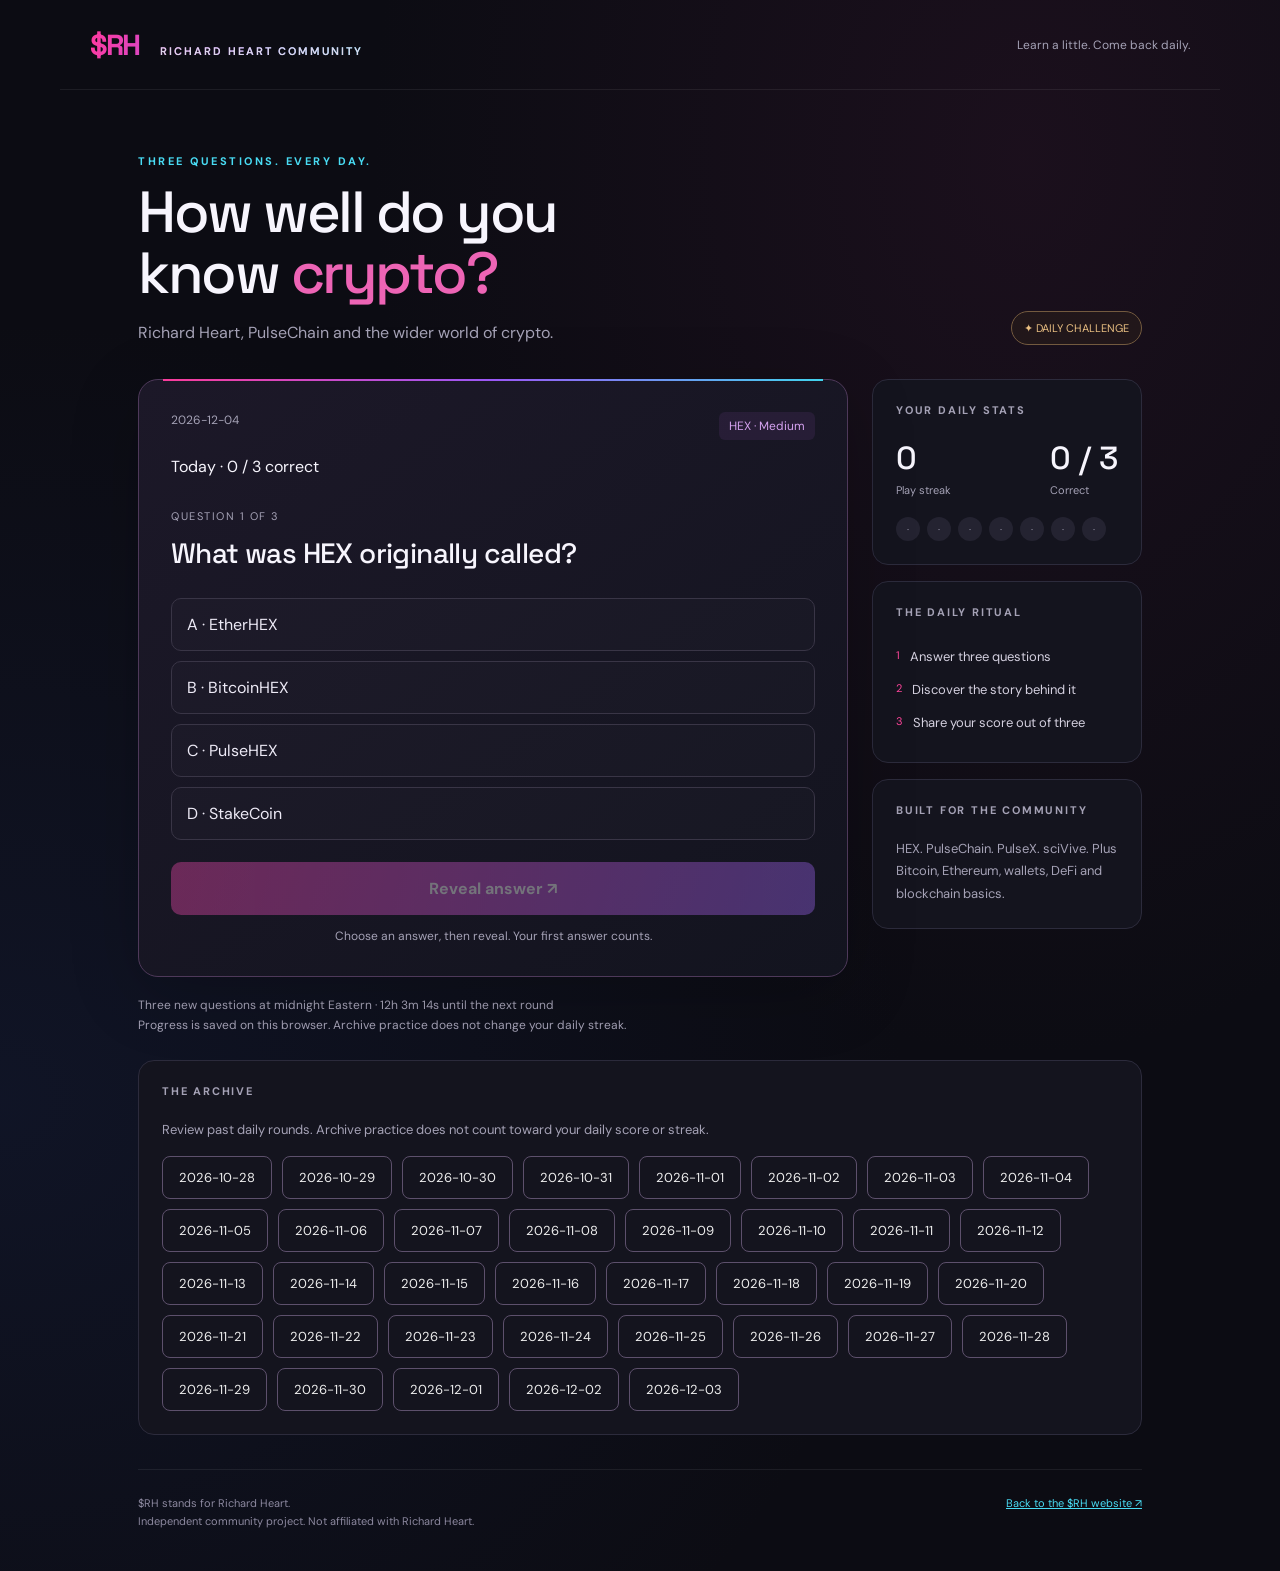
<file: trivia.html>
<!doctype html>
<html lang="en"><head><meta charset="utf-8"><meta name="viewport" content="width=device-width,initial-scale=1"><title>$RH Daily Crypto Trivia</title><meta name="description" content="Three sourced questions daily about Richard Heart, PulseChain and general crypto."><style>
@import url('https://fonts.googleapis.com/css2?family=DM+Sans:wght@400;500;600;700&family=Space+Grotesk:wght@400;500;600;700&display=swap');
:root{color-scheme:dark;--muted:#a5a2b6;--pink:#ff459b;--cyan:#49dcf4}*{box-sizing:border-box}body{margin:0;background:#0c0c13;color:#f7f5fd;font:16px 'DM Sans',sans-serif;background-image:radial-gradient(ellipse at 80% 10%,#32152b66,transparent 45%),radial-gradient(ellipse at 0% 70%,#18254c55,transparent 50%)}button,a{-webkit-tap-highlight-color:transparent}button{font:inherit;cursor:pointer}button:focus-visible,a:focus-visible{outline:3px solid var(--cyan);outline-offset:4px}header{max-width:1160px;margin:auto;padding:26px 30px;display:flex;align-items:center;justify-content:space-between;border-bottom:1px solid #ffffff12}.brand{font:700 29px 'Space Grotesk',sans-serif;letter-spacing:-2px;background:linear-gradient(110deg,#ff399e,#af59ef,#41dcf5);background-clip:text;color:transparent}.brand small{font:600 11px 'DM Sans';letter-spacing:2px;color:#dbd6e9;margin-left:16px}header span{font-size:12px;color:var(--muted)}main{max-width:1060px;margin:64px auto 40px;padding:0 28px}.eyebrow{color:var(--cyan);font-size:11px;letter-spacing:2.5px;font-weight:700}.intro{display:flex;justify-content:space-between;gap:24px;align-items:end;margin-bottom:34px}h1{font:500 clamp(36px,5vw,58px)/1.05 'Space Grotesk',sans-serif;letter-spacing:-2.5px;margin:14px 0}h1 em{font-style:normal;color:#ed64b5}.intro p{color:var(--muted);line-height:1.6;margin-bottom:0}.sample{border:1px solid #735a3f;background:#30251a66;color:#e9bf82;padding:9px 12px;border-radius:20px;font-size:11px;white-space:nowrap}.layout{display:grid;grid-template-columns:1fr 270px;gap:24px}.game{position:relative;padding:32px;border:1px solid #4e395a;border-radius:20px;background:linear-gradient(145deg,#1c1828,#13141f);box-shadow:0 16px 70px #0003}.game:before{content:'';position:absolute;top:-1px;left:24px;right:24px;height:2px;background:linear-gradient(90deg,#fa3c9b,#9a58f6,#42d3ee)}.meta{display:flex;justify-content:space-between;gap:10px;color:var(--muted);font-size:12px}.tag{color:#d4a1ef;background:#a85cda19;padding:6px 10px;border-radius:6px}.qnum{font-size:11px;letter-spacing:1.5px;color:var(--muted);margin-top:32px}h2{font:500 28px/1.3 'Space Grotesk';letter-spacing:-.6px;margin:12px 0 26px}.answers{display:grid;gap:10px}.answer{background:#ffffff03;color:#edeaf6;text-align:left;border:1px solid #393546;border-radius:10px;padding:15px;display:flex;gap:15px;align-items:center;transition:.15s}.letter{display:grid;place-items:center;width:28px;height:28px;border:1px solid #4c455c;border-radius:6px;color:var(--muted);font-size:12px}.answer:hover:not(:disabled),.answer.selected{border-color:#b86cf1;background:#a950db13}.answer.selected .letter{background:#b86cf1;color:#120b19}.answer.correct{border-color:#4ad7b1;background:#4ad7b110}.answer.wrong{border-color:#ef6c89;background:#ef6c8910}.answer:disabled{cursor:default}.primary{border:0;background:linear-gradient(105deg,#e846a6,#9661e9);font-weight:700;border-radius:10px;padding:16px 22px;color:white;width:100%;margin-top:22px}.primary:disabled{opacity:.4;cursor:default}.hint{font-size:12px;text-align:center;color:var(--muted);margin:13px 0 0}.panel{border:1px solid #2c2b3c;background:#14141e;border-radius:16px;padding:23px;margin-bottom:16px}.panel h3{font-size:11px;letter-spacing:1.8px;color:var(--muted);margin:0 0 21px}.stats{display:flex;justify-content:space-between}.number{font:500 32px 'Space Grotesk'}.caption{font-size:11px;color:var(--muted);margin-top:5px}.week{display:flex;gap:7px;margin-top:20px}.day{height:24px;width:24px;border-radius:50%;background:#242331;font-size:10px;display:grid;place-items:center;color:var(--muted)}.day.done{background:#ab5ae5;color:white}.panel p{font-size:13px;line-height:1.7;color:var(--muted);margin:0}.steps{list-style:none;padding:0;margin:0;counter-reset:step}.steps li{font-size:13px;color:#d4d0df;padding:8px 0;display:flex;gap:10px}.steps li:before{counter-increment:step;content:counter(step);color:var(--pink);font-size:11px}.source{color:var(--cyan)}#result{margin-top:22px;border-top:1px solid #ffffff15;padding-top:21px;line-height:1.6}#result strong{font:600 22px 'Space Grotesk'}#result p{font-size:14px;color:#c3bed0}.secondary{background:transparent;color:#eee;border:1px solid #5d506c;border-radius:8px;padding:12px 16px;font-size:13px}.footer{display:flex;justify-content:space-between;gap:18px;color:#8c889f;font-size:11px;border-top:1px solid #ffffff12;padding-top:24px;margin-top:34px;line-height:1.7}.reset{border:0;background:none;color:#aaa2bd;text-decoration:underline;padding:0;font-size:11px}.preview-note{margin-top:18px;font-size:12px;color:var(--muted);line-height:1.7} [hidden]{display:none!important}@media(max-width:760px){header{padding:22px}.brand small{display:none}main{margin-top:38px;padding:0 18px}.intro{display:block}.sample{display:inline-block;margin-top:20px}.layout{grid-template-columns:1fr}.game{padding:24px}.sidebar{display:grid;grid-template-columns:1fr 1fr;gap:14px}.panel{margin:0;padding:18px}.sidebar .panel:last-child{grid-column:1/-1}.footer{flex-direction:column}h2{font-size:25px}}@media(prefers-reduced-motion:reduce){*{transition:none!important}}
</style></head><body><header><div class="brand">$RH <small>RICHARD HEART COMMUNITY</small></div><span>Learn a little. Come back daily.</span></header><main><div class="intro"><div><div class="eyebrow">THREE QUESTIONS. EVERY DAY.</div><h1>How well do you<br>know <em>crypto?</em></h1><p>Richard Heart, PulseChain and the wider world of crypto.</p></div><span class="sample">✦ DAILY CHALLENGE</span></div><div class="layout"><section class="game" aria-label="Daily trivia"><div class="meta"><span id="date"></span><span class="tag">PulseChain · Easy</span></div><p id="round-progress" aria-live="polite"></p><div class="qnum">SAMPLE QUESTION 001</div><h2>What is the native coin of the PulseChain network?</h2><div class="answers" role="group" aria-label="Choose one answer"></div><button class="primary" id="reveal" disabled>Reveal answer <span aria-hidden="true">↗</span></button><p class="hint" id="hint">Choose your answer. One shot to get it right.</p><div id="result" aria-live="polite" hidden></div></section><aside class="sidebar"><section class="panel"><h3>YOUR DAILY STATS</h3><div class="stats"><div><div class="number" id="streak">0</div><div class="caption">Play streak</div></div><div><div class="number" id="score">—</div><div class="caption">Correct</div></div></div><div class="week" aria-label="Last seven days"><span class="day">1</span><span class="day">2</span><span class="day">3</span><span class="day">4</span><span class="day">5</span><span class="day">6</span><span class="day">7</span></div></section><section class="panel"><h3>THE DAILY RITUAL</h3><ol class="steps"><li>Answer three questions</li><li>Discover the story behind it</li><li>Share your score out of three</li></ol></section><section class="panel"><h3>BUILT FOR THE COMMUNITY</h3><p>HEX. PulseChain. PulseX. sciVive. Plus Bitcoin, Ethereum, wallets, DeFi and blockchain basics.</p></section></aside></div><p class="preview-note">Three new questions at midnight Eastern · <span id="countdown"></span><br>Progress is saved on this browser. Archive practice does not change your daily streak.</p><section class="panel" style="margin-top:24px"><h3>THE ARCHIVE</h3><p id="archive-note"></p><div id="archive" style="display:flex;flex-wrap:wrap;gap:10px;margin-top:15px"></div></section><footer class="footer"><span>$RH stands for Richard Heart.<br>Independent community project. Not affiliated with Richard Heart.</span><a class="source" href="https://walljack1069.github.io/RHstandsforRichardHeart/">Back to the $RH website ↗</a></footer></main><script src="rh-trivia-core.js?v=5"></script><script src="rh-trivia.js?v=3"></script></body></html>
</file>
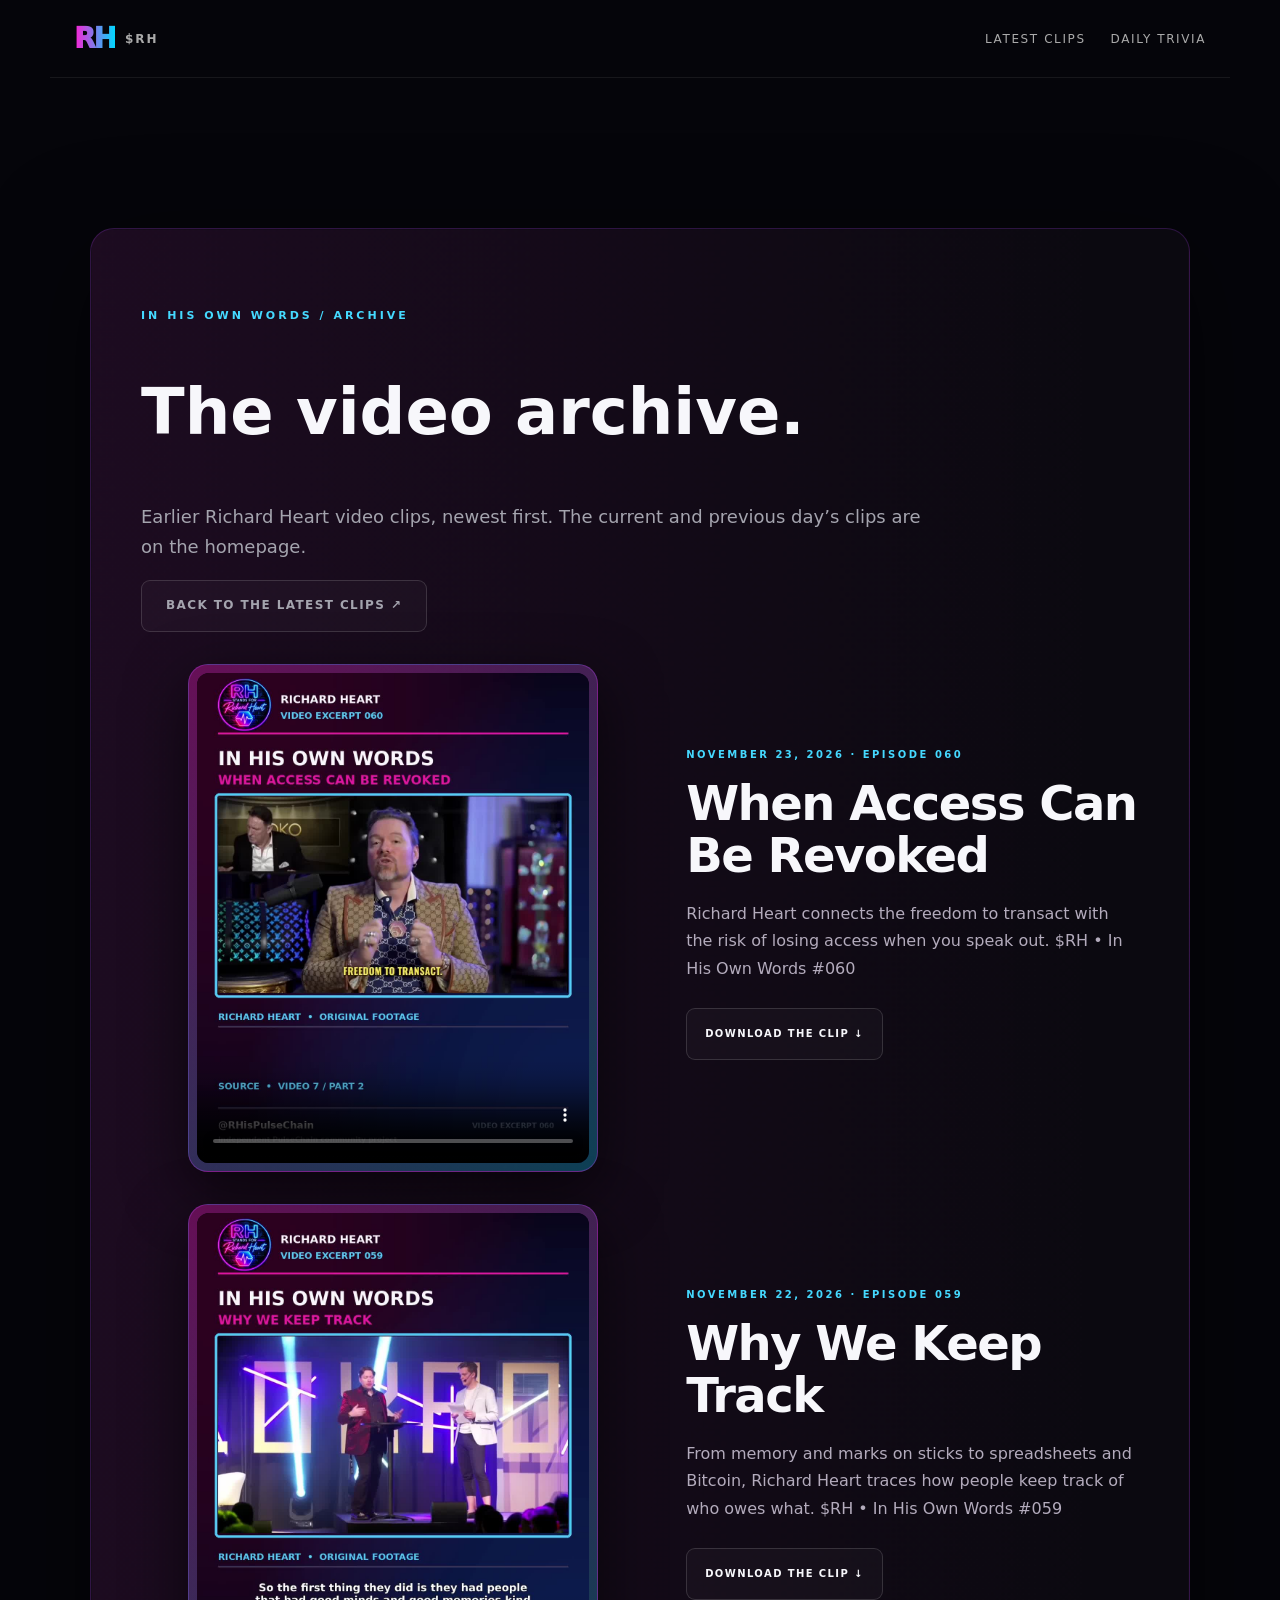
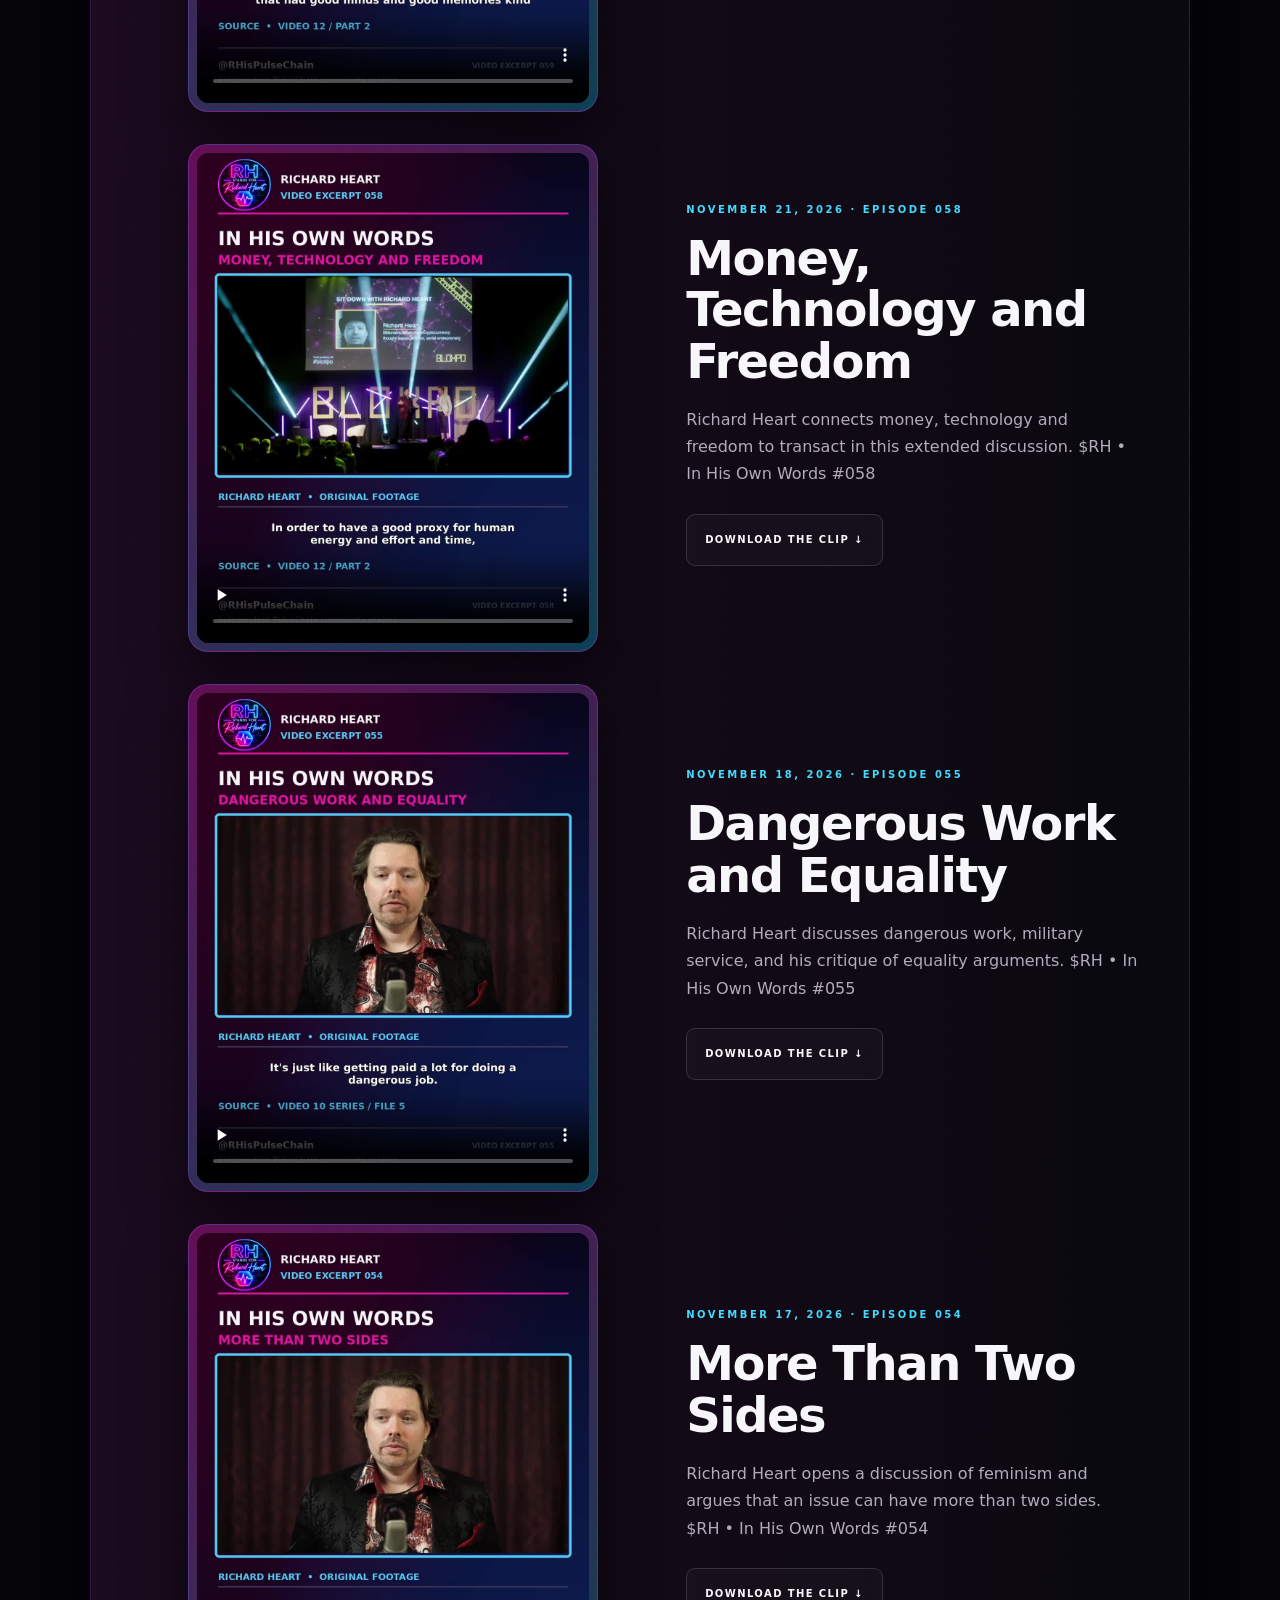
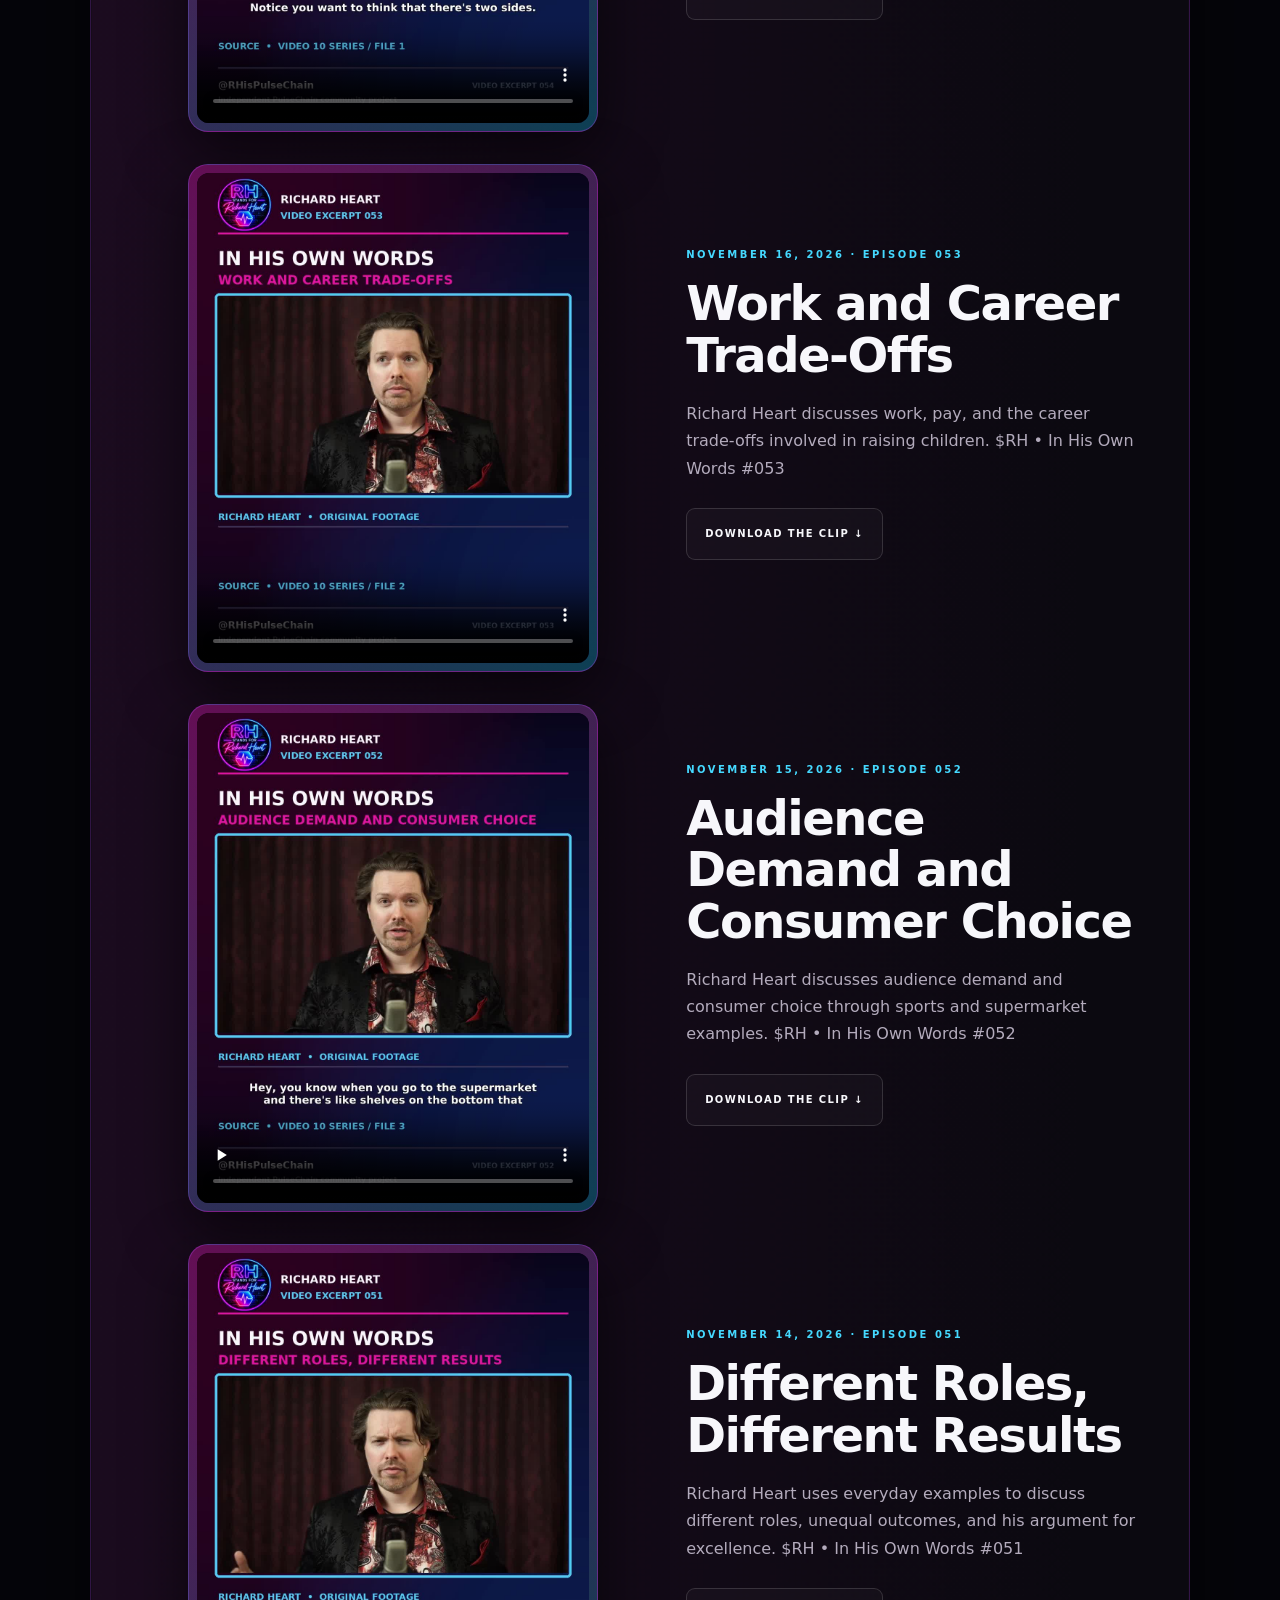
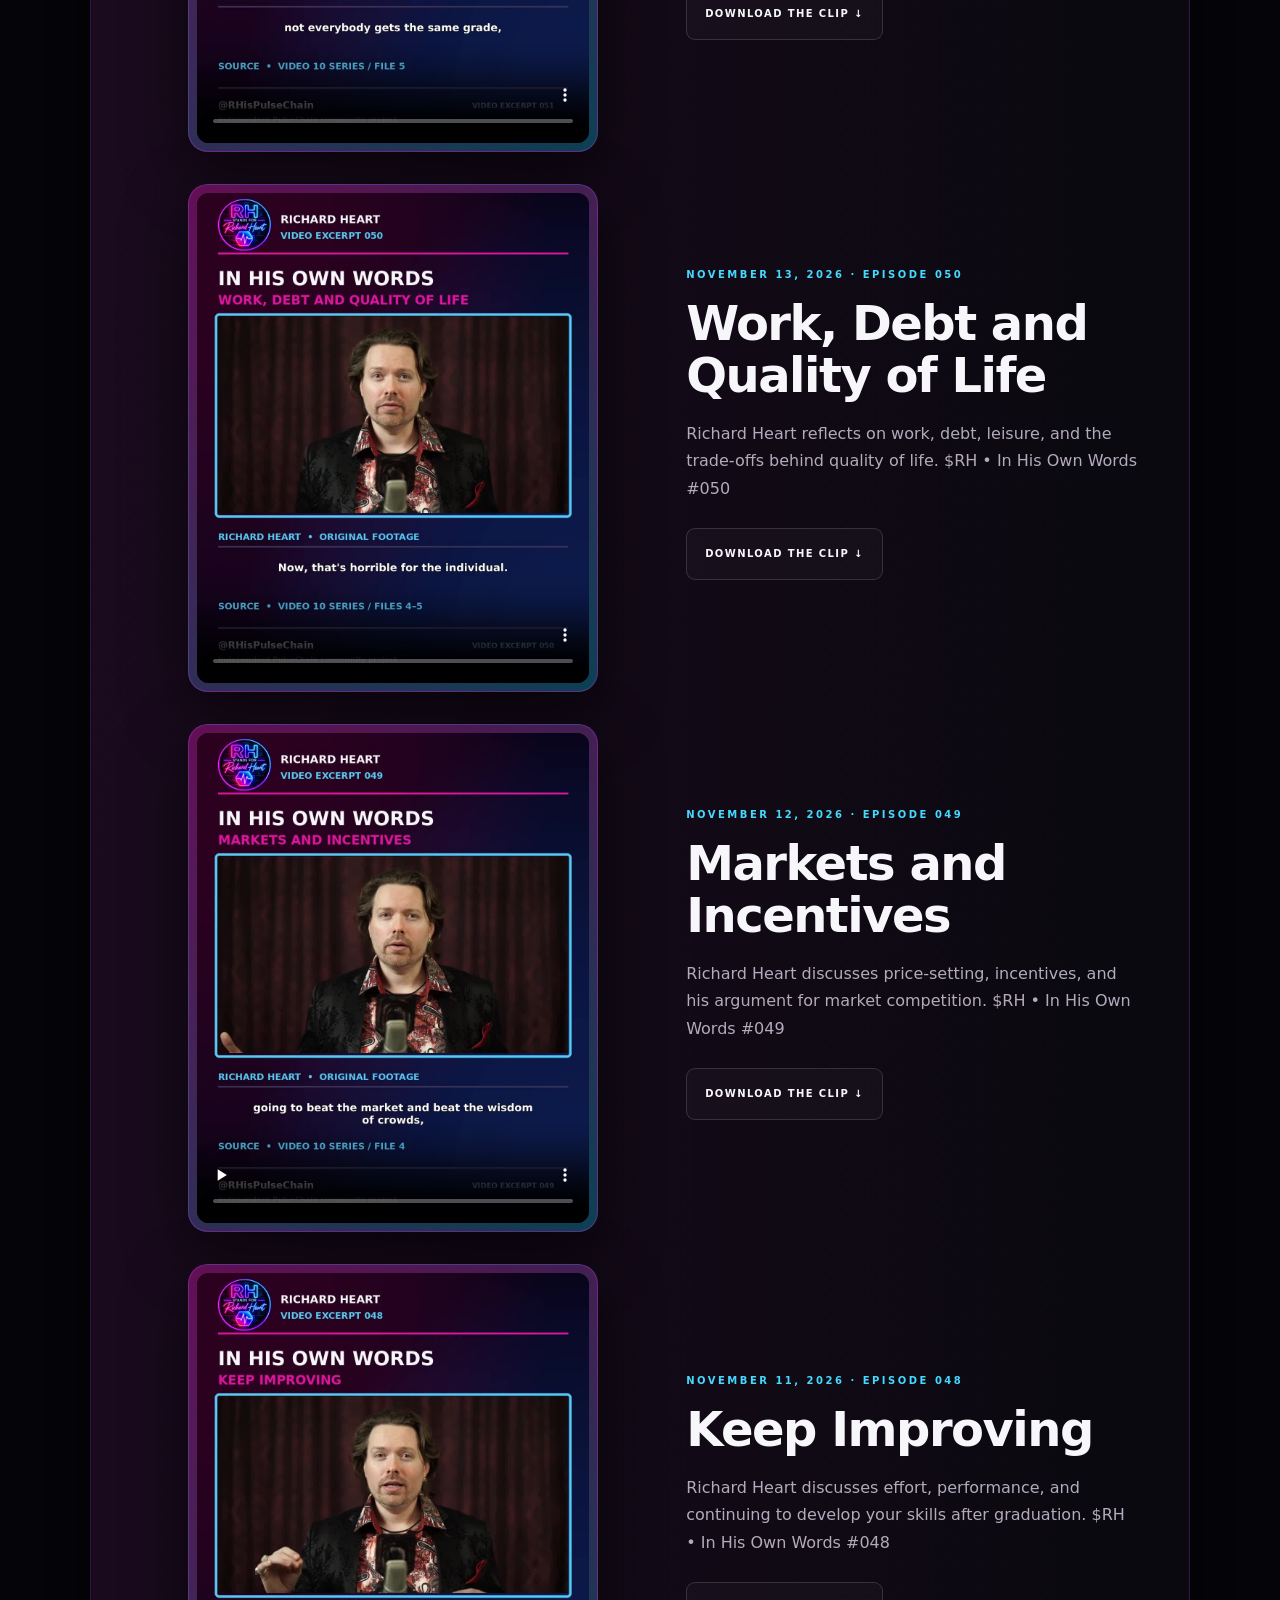
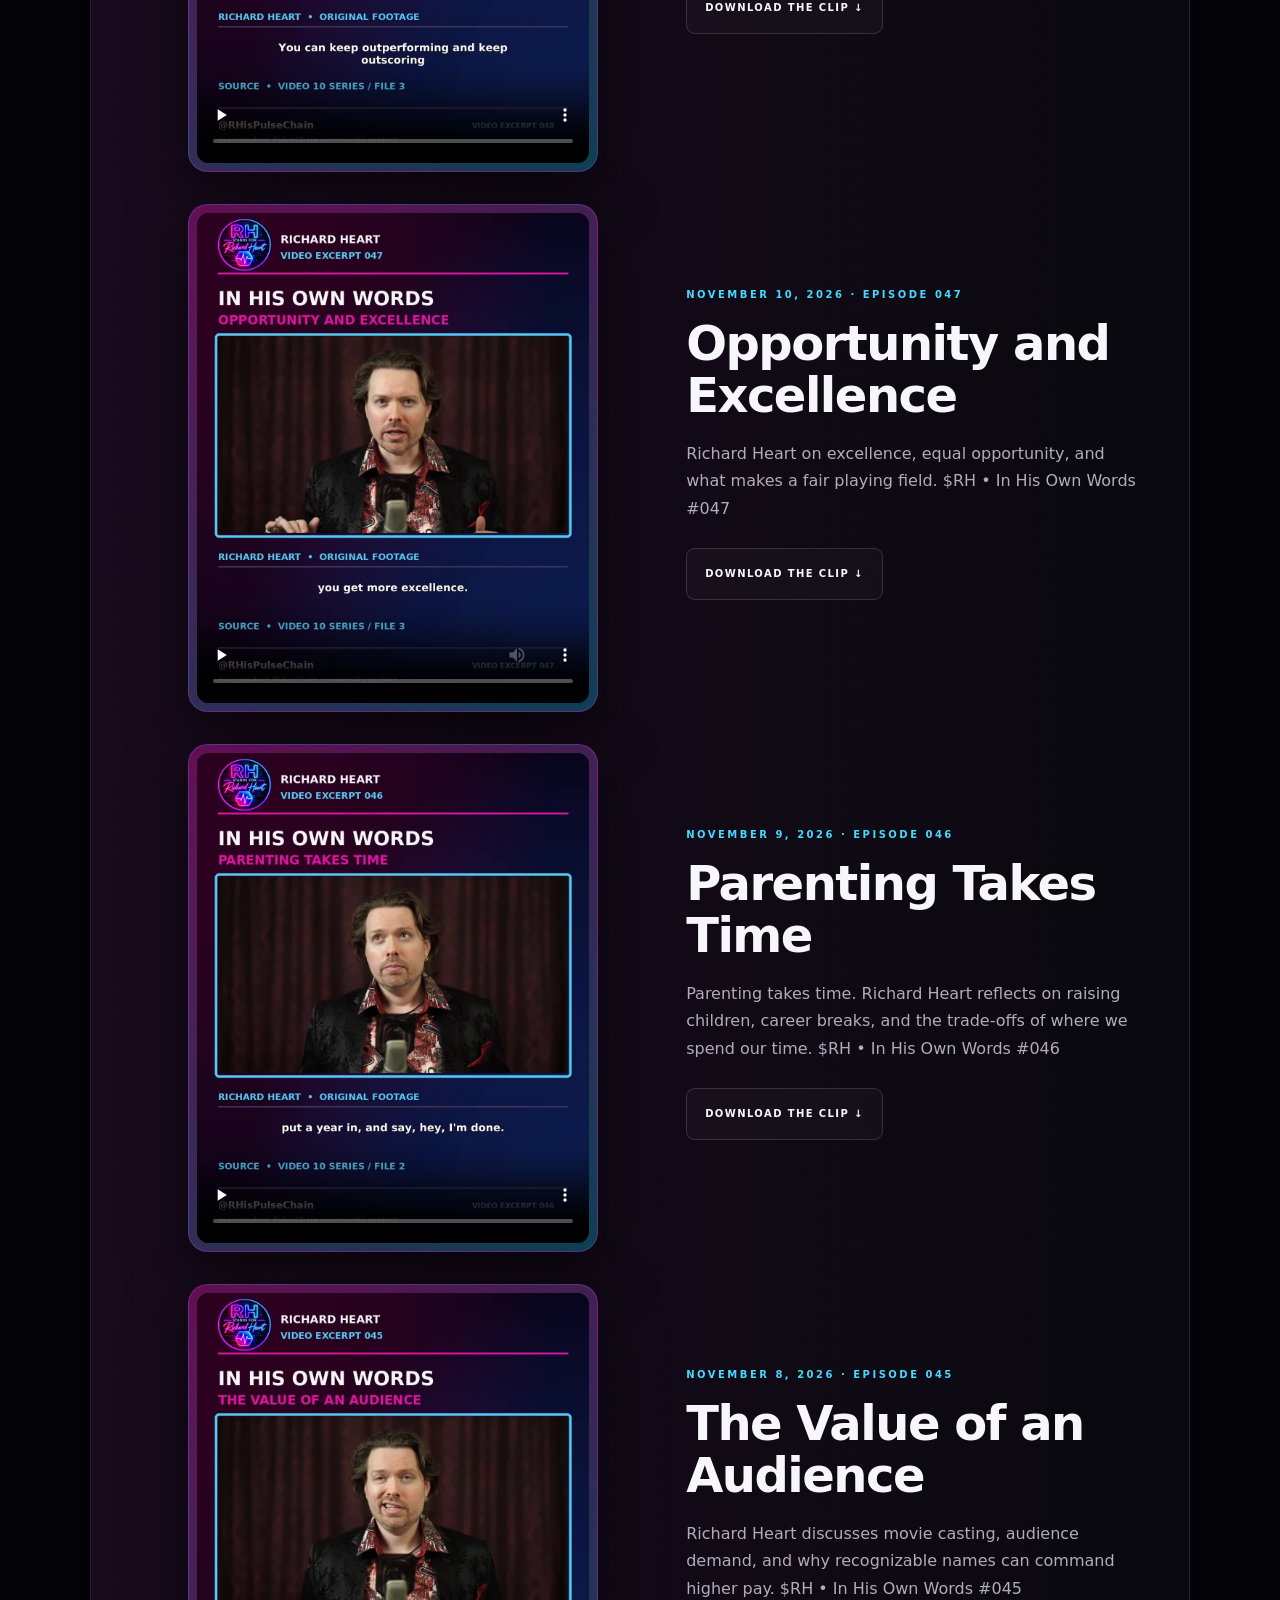
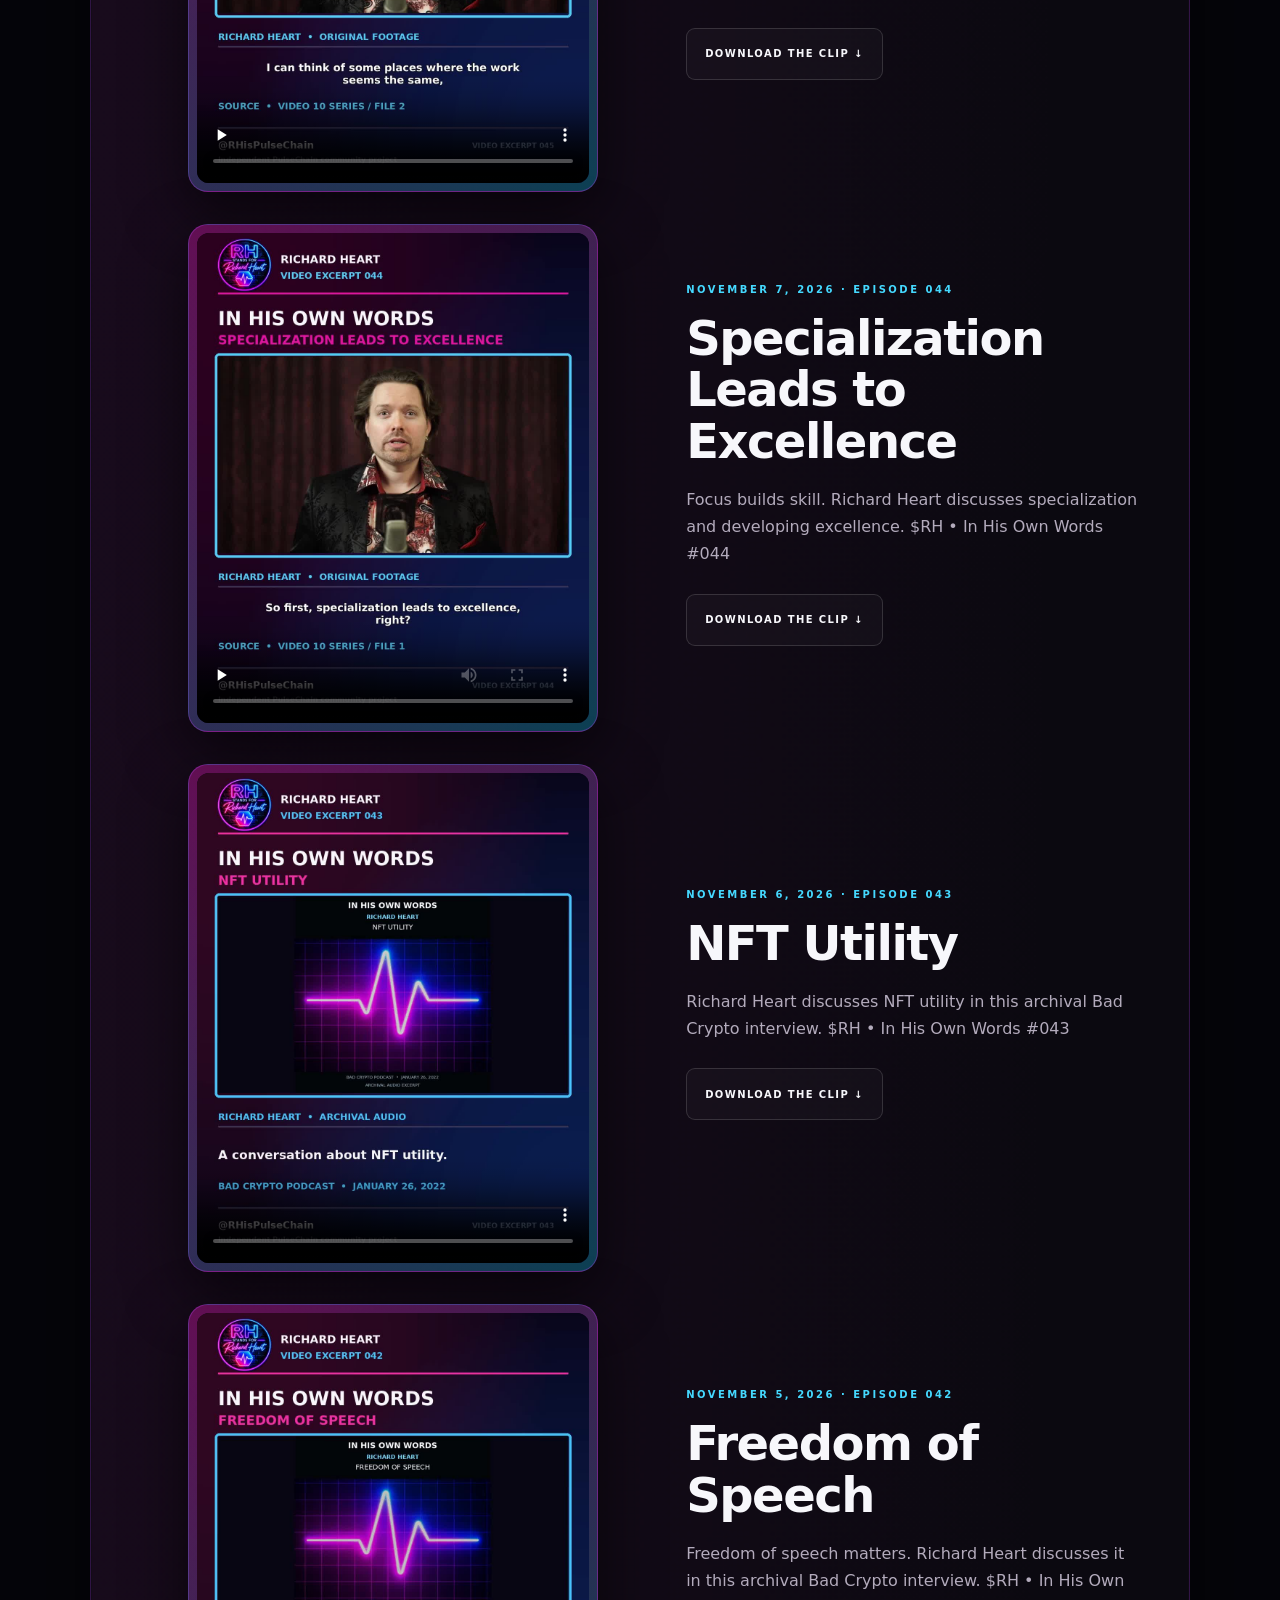
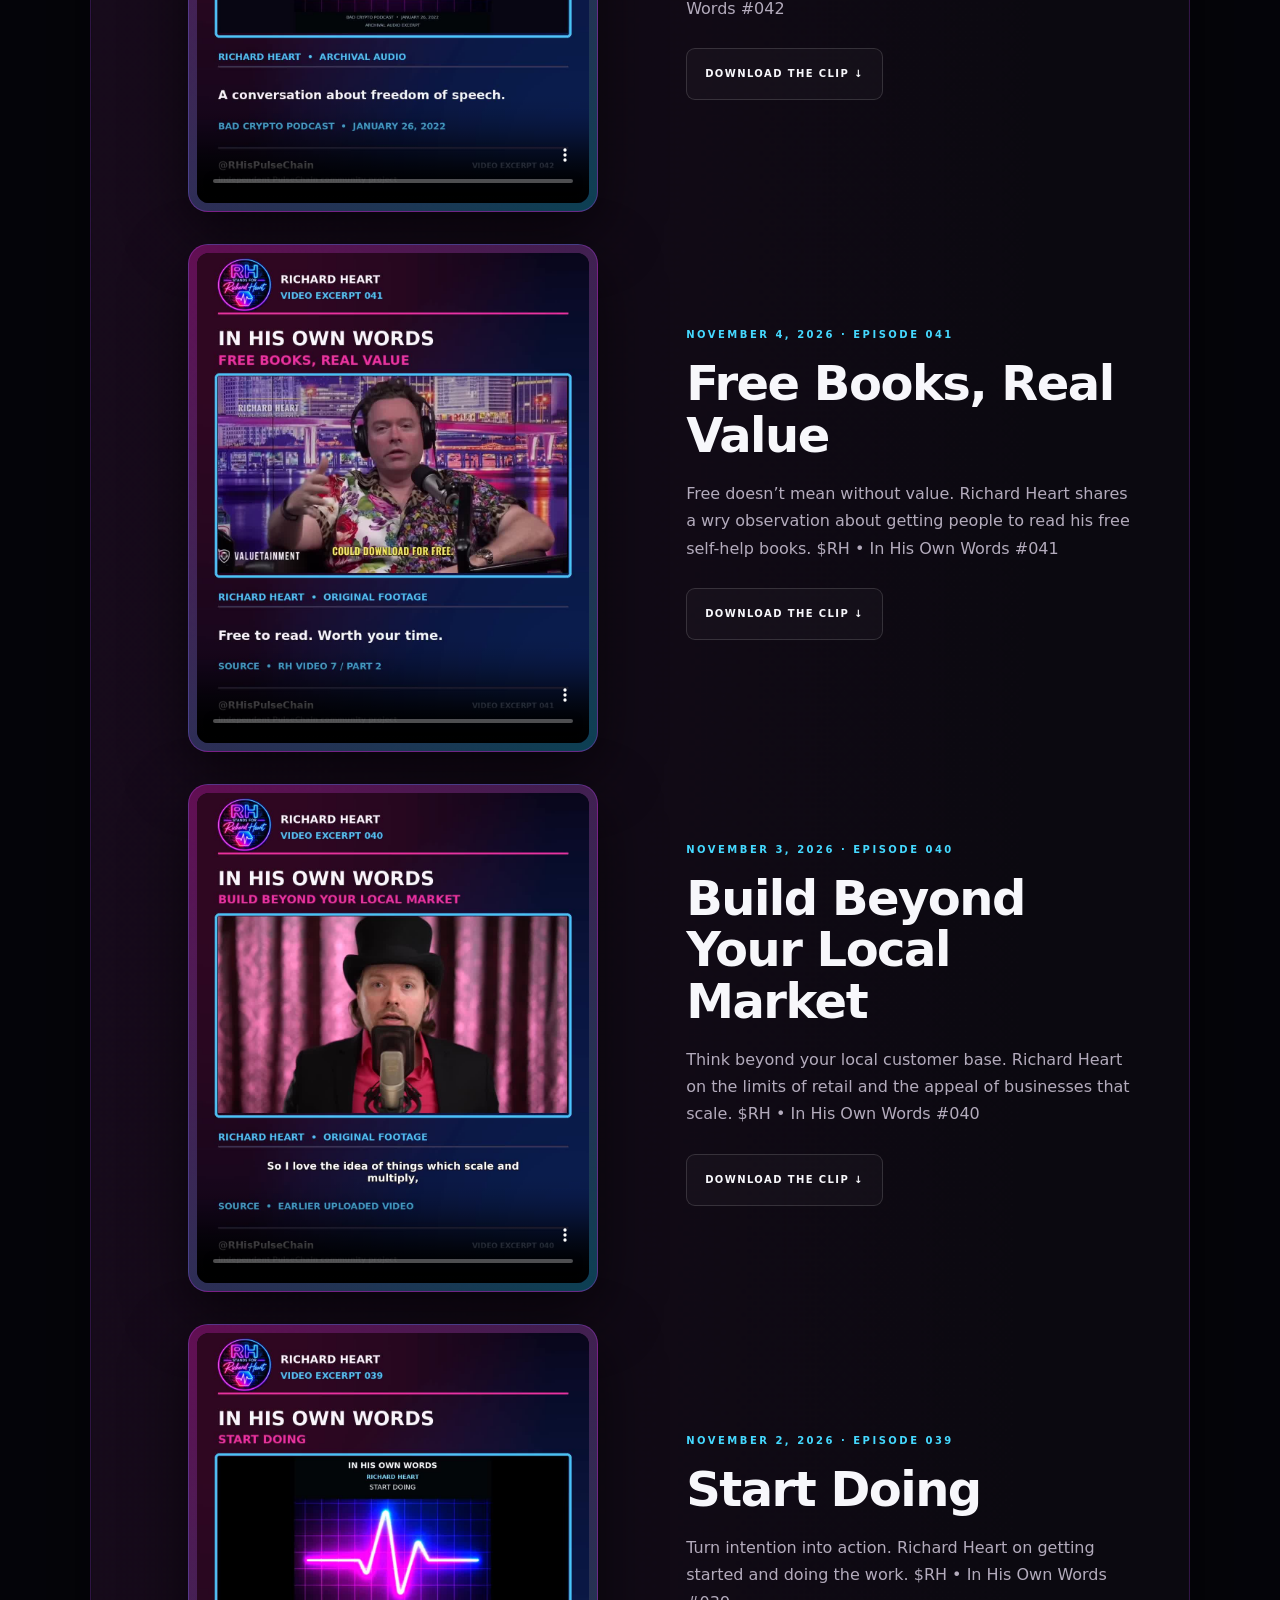
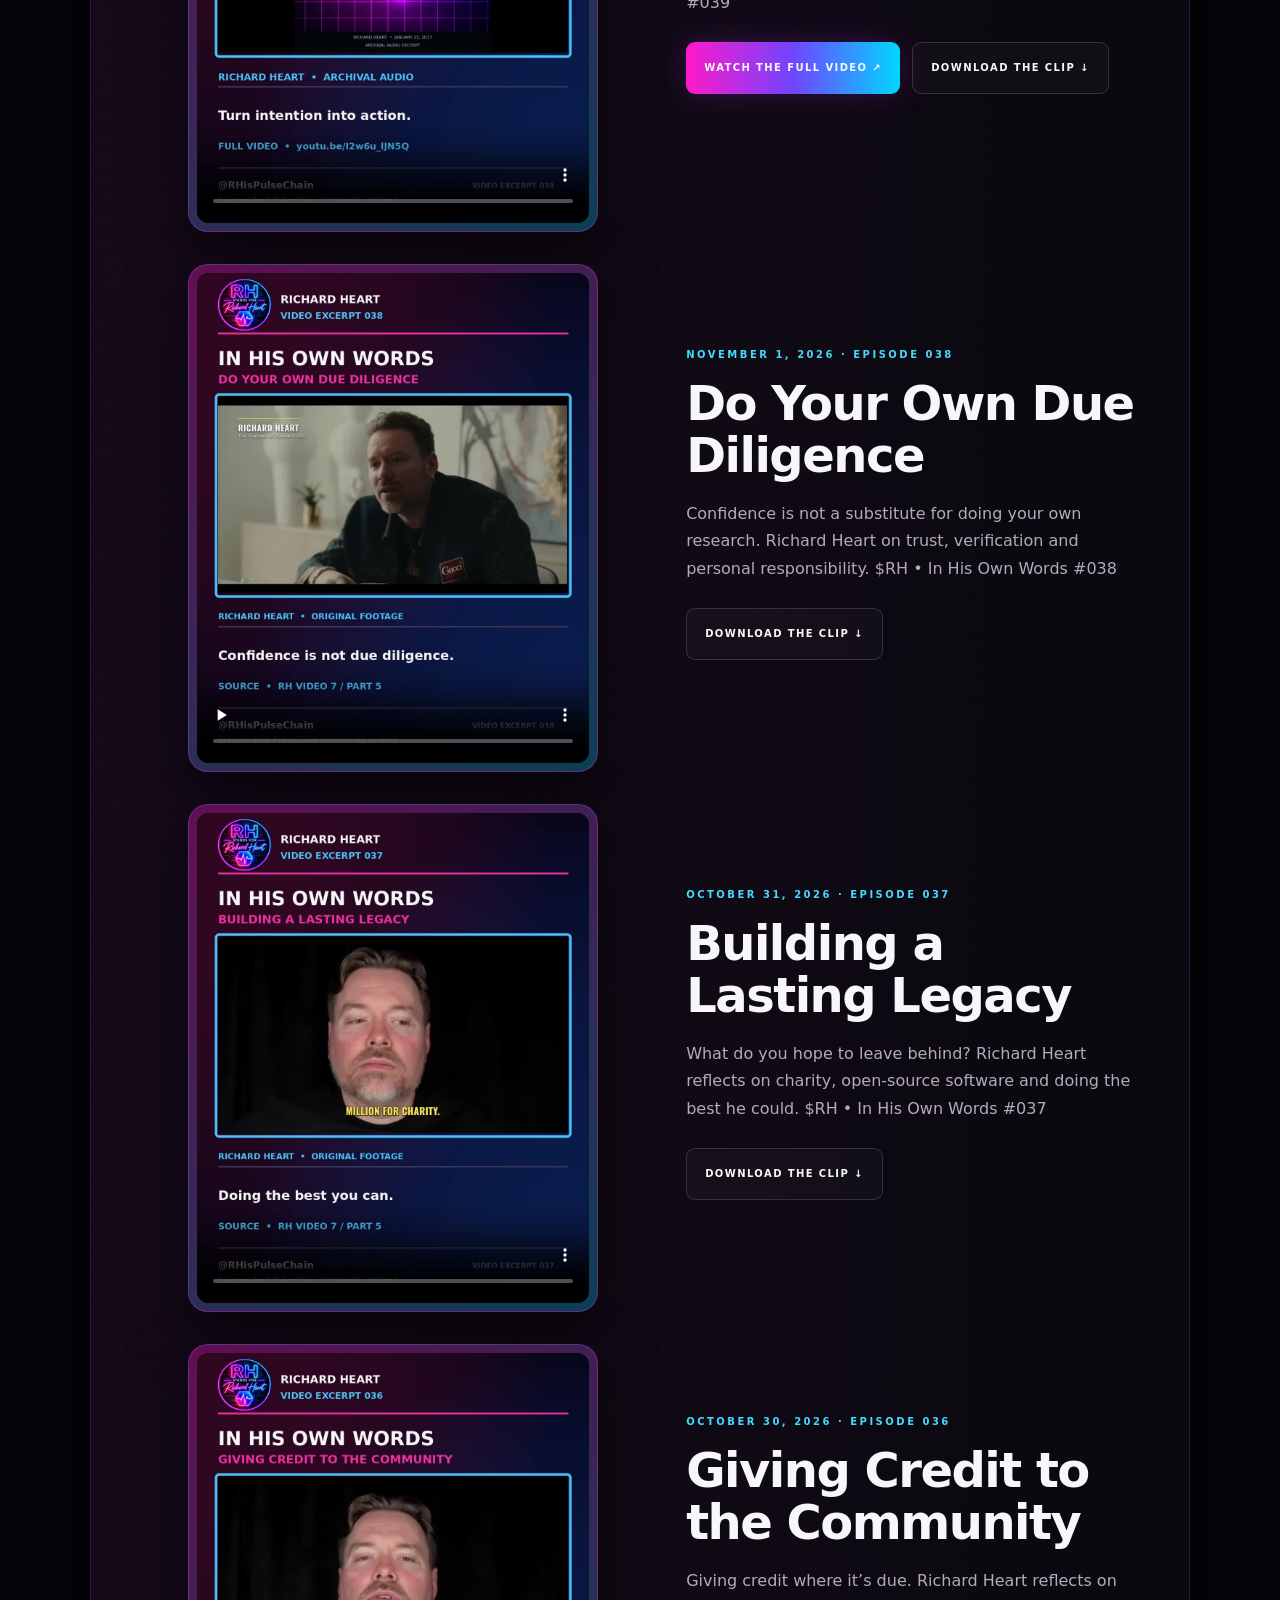
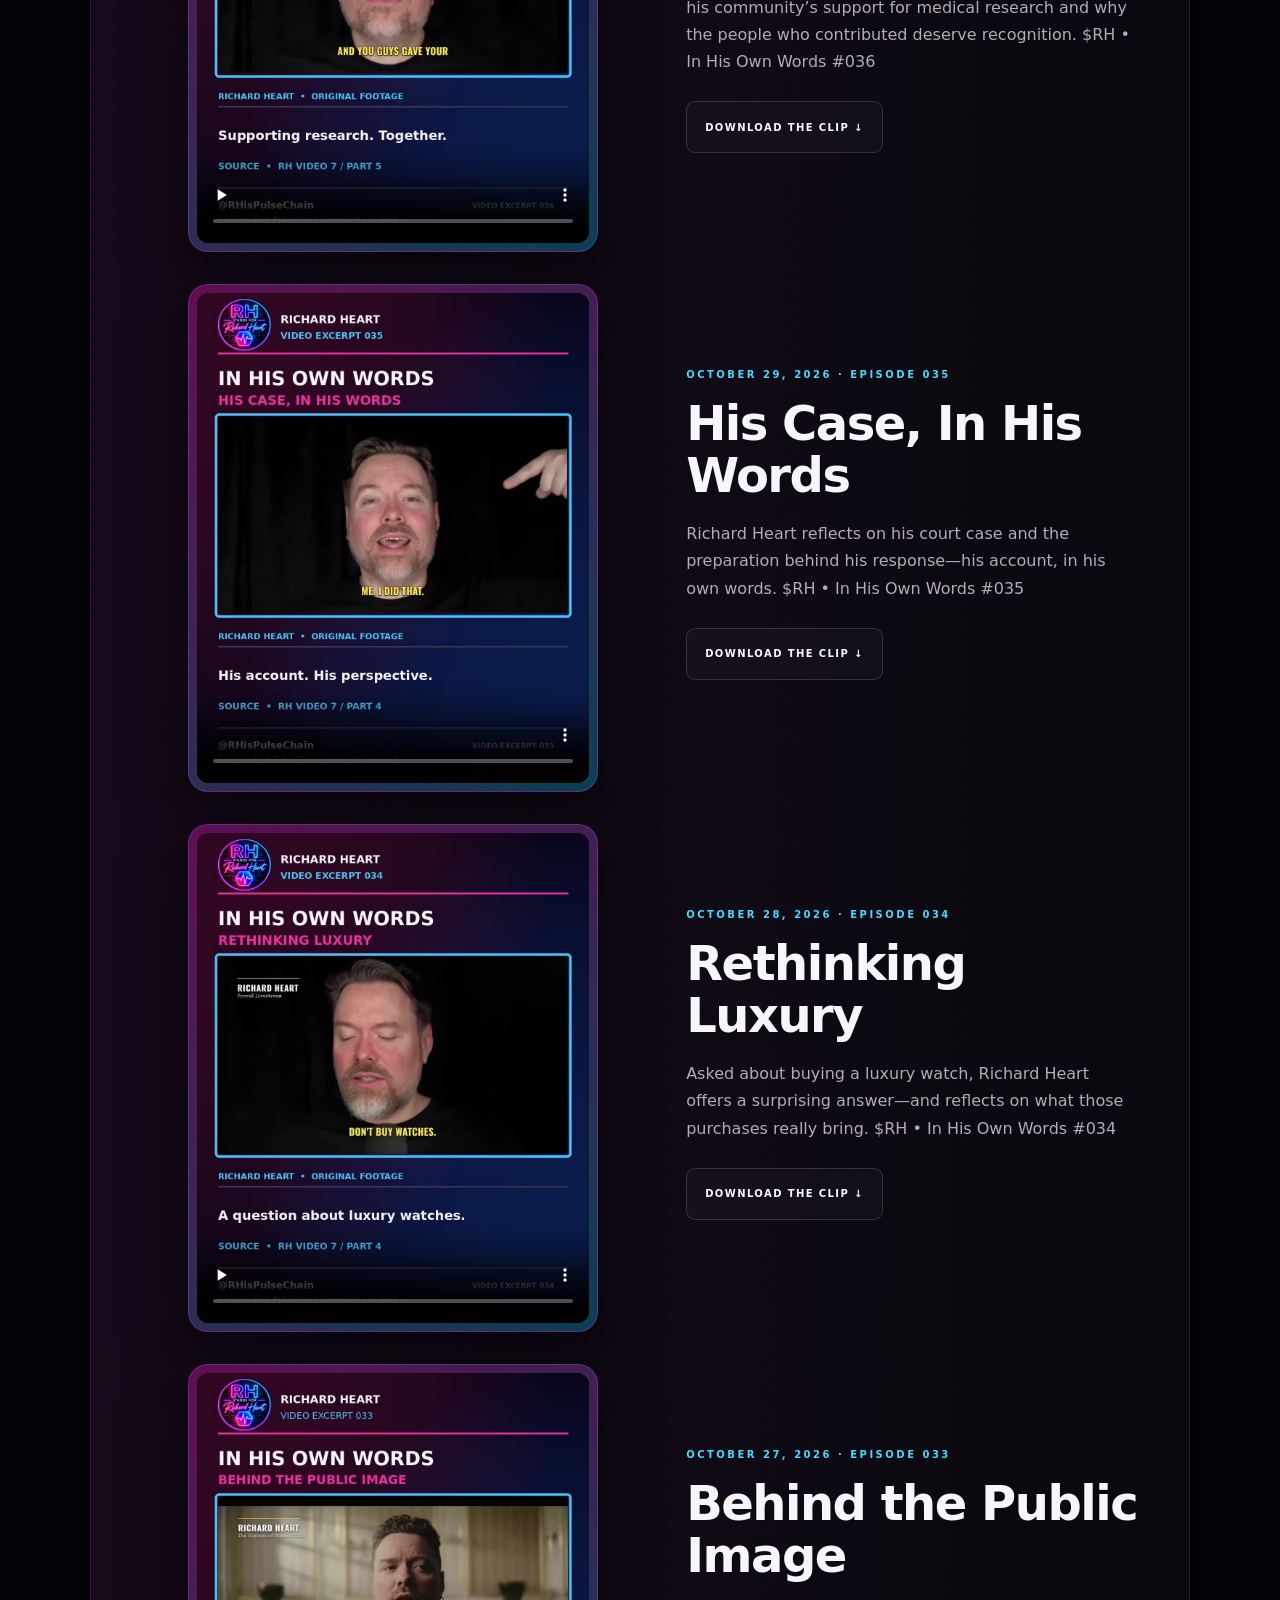
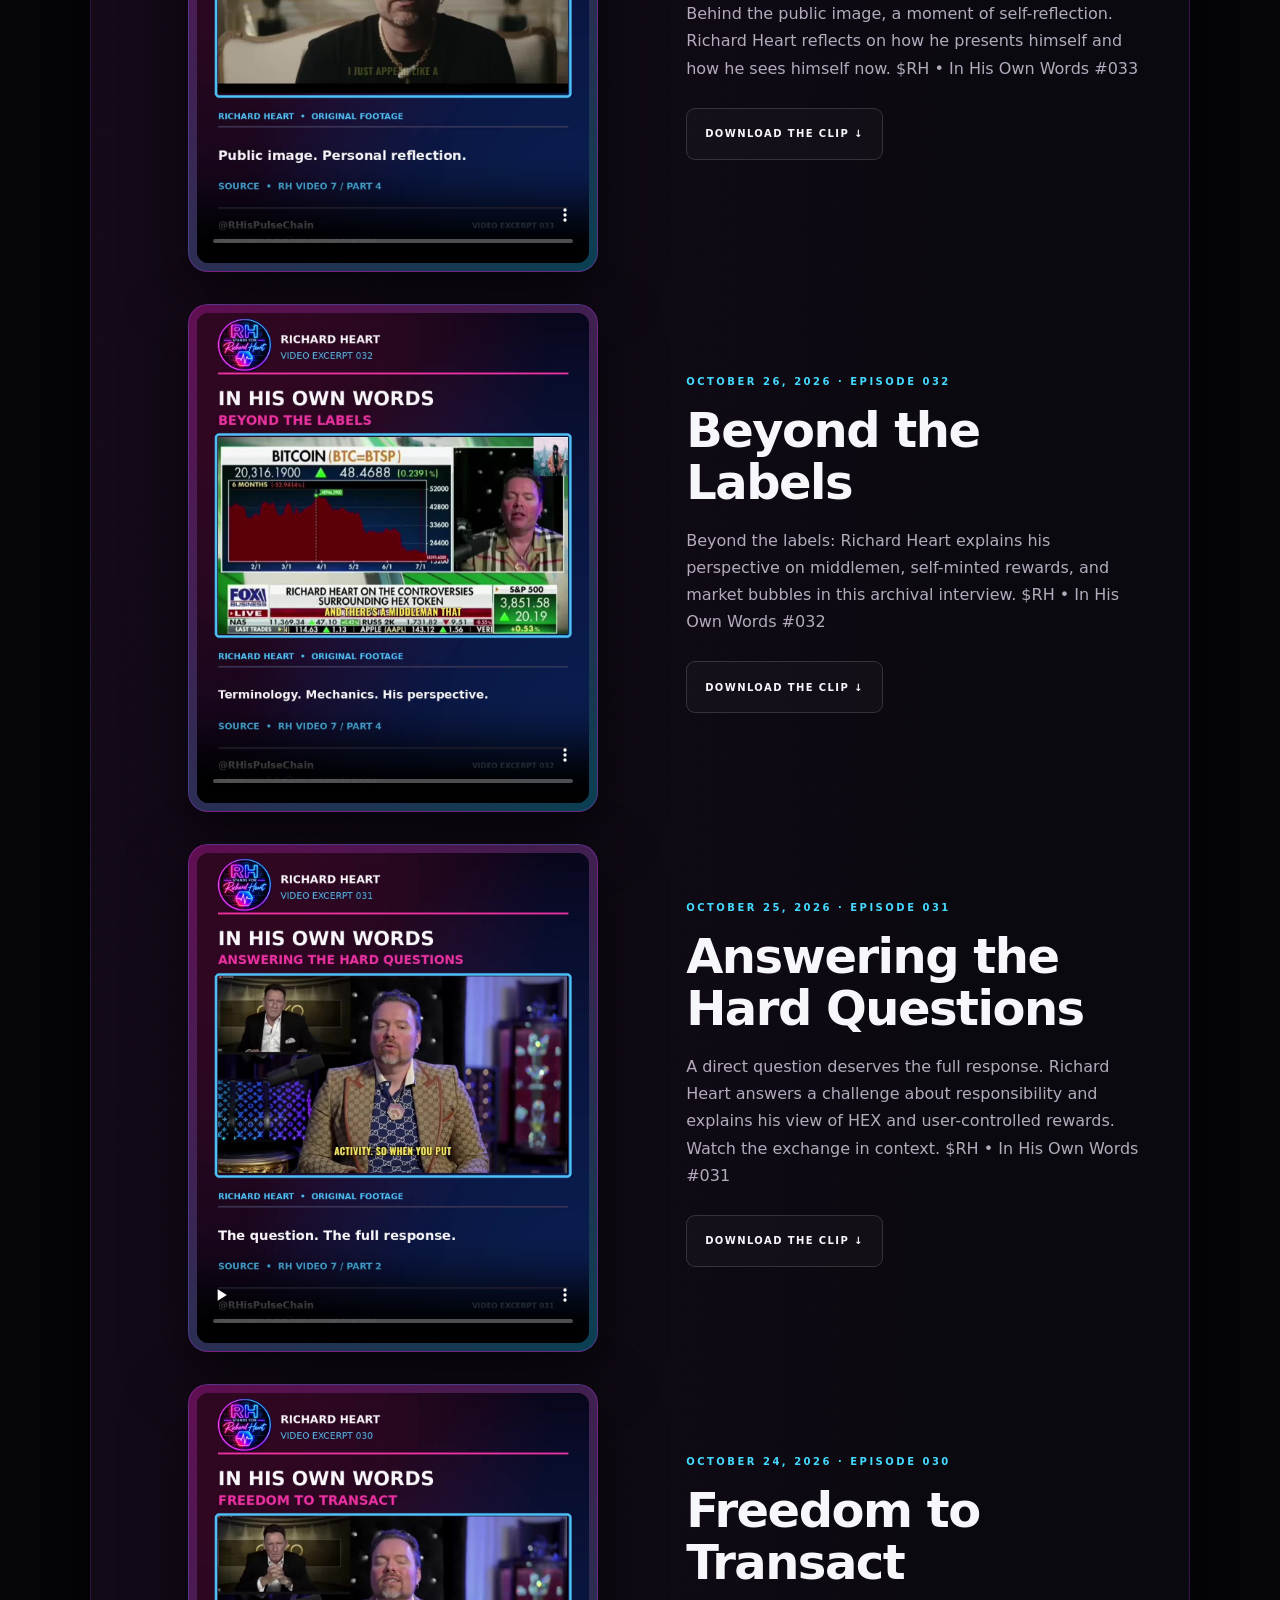
<file: video-archive.html>
<!doctype html>
<html lang="en">
<head>
  <meta charset="utf-8">
  <meta name="viewport" content="width=device-width,initial-scale=1">
  <meta name="theme-color" content="#05050a">
  <title>In His Own Words — Video Archive | $RH</title>
  <meta name="description" content="Browse earlier Richard Heart In His Own Words video clips from the $RH community.">
  <meta property="og:title" content="$RH — RH Stands for Richard Heart">
  <meta property="og:description" content="Keep the conversation alive. Learn. Discuss. Build. Share.">
  <meta property="og:image" content="rh-neon-pfp.png">
  <link rel="icon" href="rh-neon-pfp.png">
  <link rel="stylesheet" href="style.css?v=video-002">
</head>
<body>
  <nav class="nav">
    <a class="brand" href="index.html"><span>RH</span><b>$RH</b></a>
    <div class="navlinks"><a href="index.html#video-excerpts">Latest clips</a><a href="trivia.html">Daily Trivia</a></div>
  </nav>
  <main style="padding-top:5rem">
    <section id="video-excerpts" class="panel video-excerpts" aria-labelledby="video-heading">
      <div class="kicker">IN HIS OWN WORDS / ARCHIVE</div>
      <h1 id="video-heading" style="font-size:clamp(2rem,6vw,4rem)">The video <span>archive.</span></h1>
      <p>Earlier Richard Heart video clips, newest first. The current and previous day’s clips are on the homepage.</p>
      <p><a class="btn ghost" href="index.html#video-excerpts">BACK TO THE LATEST CLIPS ↗</a></p>
      <div class="video-layout">
        <div class="video-frame">
          <video controls playsinline preload="none" poster="rh-video-poster-060.jpg" aria-label="Richard Heart Episode 060: When Access Can Be Revoked">
            <source src="RH_Video_Excerpt_060_When_Access_Can_Be_Revoked.mp4" type="video/mp4">
            Your browser does not support video playback. <a href="RH_Video_Excerpt_060_When_Access_Can_Be_Revoked.mp4">Download the excerpt</a>.
          </video>
        </div>
        <div class="video-copy">
          <div class="video-label">NOVEMBER 23, 2026 · EPISODE 060</div>
          <h3>When Access Can Be Revoked</h3>
          <p>Richard Heart connects the freedom to transact with the risk of losing access when you speak out. $RH • In His Own Words #060</p>
          <div class="video-actions">
            <a class="btn ghost" href="RH_Video_Excerpt_060_When_Access_Can_Be_Revoked.mp4" download>DOWNLOAD THE CLIP ↓</a>
          </div>
        </div>
      </div>
      <div class="video-layout">
        <div class="video-frame">
          <video controls playsinline preload="none" poster="rh-video-poster-059.jpg" aria-label="Richard Heart Episode 059: Why We Keep Track">
            <source src="RH_Video_Excerpt_059_Why_We_Keep_Track.mp4" type="video/mp4">
            Your browser does not support video playback. <a href="RH_Video_Excerpt_059_Why_We_Keep_Track.mp4">Download the excerpt</a>.
          </video>
        </div>
        <div class="video-copy">
          <div class="video-label">NOVEMBER 22, 2026 · EPISODE 059</div>
          <h3>Why We Keep Track</h3>
          <p>From memory and marks on sticks to spreadsheets and Bitcoin, Richard Heart traces how people keep track of who owes what. $RH • In His Own Words #059</p>
          <div class="video-actions">
            <a class="btn ghost" href="RH_Video_Excerpt_059_Why_We_Keep_Track.mp4" download>DOWNLOAD THE CLIP ↓</a>
          </div>
        </div>
      </div>
      <div class="video-layout">
        <div class="video-frame">
          <video controls playsinline preload="none" poster="rh-video-poster-058.jpg" aria-label="Richard Heart Episode 058: Money, Technology and Freedom">
            <source src="RH_Video_Excerpt_058_Money_Technology_and_Freedom.mp4" type="video/mp4">
            Your browser does not support video playback. <a href="RH_Video_Excerpt_058_Money_Technology_and_Freedom.mp4">Download the excerpt</a>.
          </video>
        </div>
        <div class="video-copy">
          <div class="video-label">NOVEMBER 21, 2026 · EPISODE 058</div>
          <h3>Money, Technology and Freedom</h3>
          <p>Richard Heart connects money, technology and freedom to transact in this extended discussion. $RH • In His Own Words #058</p>
          <div class="video-actions">
            <a class="btn ghost" href="RH_Video_Excerpt_058_Money_Technology_and_Freedom.mp4" download>DOWNLOAD THE CLIP ↓</a>
          </div>
        </div>
      </div>
      <div class="video-layout">
        <div class="video-frame">
          <video controls playsinline preload="none" poster="rh-video-poster-055.jpg" aria-label="Richard Heart Episode 055: Dangerous Work and Equality">
            <source src="RH_Video_Excerpt_055_Dangerous_Work_And_Equality.mp4" type="video/mp4">
            Your browser does not support video playback. <a href="RH_Video_Excerpt_055_Dangerous_Work_And_Equality.mp4">Download the excerpt</a>.
          </video>
        </div>
        <div class="video-copy">
          <div class="video-label">NOVEMBER 18, 2026 · EPISODE 055</div>
          <h3>Dangerous Work and Equality</h3>
          <p>Richard Heart discusses dangerous work, military service, and his critique of equality arguments. $RH • In His Own Words #055</p>
          <div class="video-actions">
            <a class="btn ghost" href="RH_Video_Excerpt_055_Dangerous_Work_And_Equality.mp4" download>DOWNLOAD THE CLIP ↓</a>
          </div>
        </div>
      </div>
      <div class="video-layout">
        <div class="video-frame">
          <video controls playsinline preload="none" poster="rh-video-poster-054.jpg" aria-label="Richard Heart Episode 054: More Than Two Sides">
            <source src="RH_Video_Excerpt_054_More_Than_Two_Sides.mp4" type="video/mp4">
            Your browser does not support video playback. <a href="RH_Video_Excerpt_054_More_Than_Two_Sides.mp4">Download the excerpt</a>.
          </video>
        </div>
        <div class="video-copy">
          <div class="video-label">NOVEMBER 17, 2026 · EPISODE 054</div>
          <h3>More Than Two Sides</h3>
          <p>Richard Heart opens a discussion of feminism and argues that an issue can have more than two sides. $RH • In His Own Words #054</p>
          <div class="video-actions">
            <a class="btn ghost" href="RH_Video_Excerpt_054_More_Than_Two_Sides.mp4" download>DOWNLOAD THE CLIP ↓</a>
          </div>
        </div>
      </div>
      <div class="video-layout">
        <div class="video-frame">
          <video controls playsinline preload="none" poster="rh-video-poster-053.jpg" aria-label="Richard Heart Episode 053: Work and Career Trade-Offs">
            <source src="RH_Video_Excerpt_053_Work_And_Career_Trade_Offs.mp4" type="video/mp4">
            Your browser does not support video playback. <a href="RH_Video_Excerpt_053_Work_And_Career_Trade_Offs.mp4">Download the excerpt</a>.
          </video>
        </div>
        <div class="video-copy">
          <div class="video-label">NOVEMBER 16, 2026 · EPISODE 053</div>
          <h3>Work and Career Trade-Offs</h3>
          <p>Richard Heart discusses work, pay, and the career trade-offs involved in raising children. $RH • In His Own Words #053</p>
          <div class="video-actions">
            <a class="btn ghost" href="RH_Video_Excerpt_053_Work_And_Career_Trade_Offs.mp4" download>DOWNLOAD THE CLIP ↓</a>
          </div>
        </div>
      </div>
      <div class="video-layout">
        <div class="video-frame">
          <video controls playsinline preload="none" poster="rh-video-poster-052.jpg" aria-label="Richard Heart Episode 052: Audience Demand and Consumer Choice">
            <source src="RH_Video_Excerpt_052_Audience_Demand_And_Consumer_Choice.mp4" type="video/mp4">
            Your browser does not support video playback. <a href="RH_Video_Excerpt_052_Audience_Demand_And_Consumer_Choice.mp4">Download the excerpt</a>.
          </video>
        </div>
        <div class="video-copy">
          <div class="video-label">NOVEMBER 15, 2026 · EPISODE 052</div>
          <h3>Audience Demand and Consumer Choice</h3>
          <p>Richard Heart discusses audience demand and consumer choice through sports and supermarket examples. $RH • In His Own Words #052</p>
          <div class="video-actions">
            <a class="btn ghost" href="RH_Video_Excerpt_052_Audience_Demand_And_Consumer_Choice.mp4" download>DOWNLOAD THE CLIP ↓</a>
          </div>
        </div>
      </div>
      <div class="video-layout">
        <div class="video-frame">
          <video controls playsinline preload="none" poster="rh-video-poster-051.jpg" aria-label="Richard Heart Episode 051: Different Roles, Different Results">
            <source src="RH_Video_Excerpt_051_Different_Roles_Different_Results.mp4" type="video/mp4">
            Your browser does not support video playback. <a href="RH_Video_Excerpt_051_Different_Roles_Different_Results.mp4">Download the excerpt</a>.
          </video>
        </div>
        <div class="video-copy">
          <div class="video-label">NOVEMBER 14, 2026 · EPISODE 051</div>
          <h3>Different Roles, Different Results</h3>
          <p>Richard Heart uses everyday examples to discuss different roles, unequal outcomes, and his argument for excellence. $RH • In His Own Words #051</p>
          <div class="video-actions">
            <a class="btn ghost" href="RH_Video_Excerpt_051_Different_Roles_Different_Results.mp4" download>DOWNLOAD THE CLIP ↓</a>
          </div>
        </div>
      </div>
      <div class="video-layout">
        <div class="video-frame">
          <video controls playsinline preload="none" poster="rh-video-poster-050.jpg" aria-label="Richard Heart Episode 050: Work, Debt and Quality of Life">
            <source src="RH_Video_Excerpt_050_Work_Debt_And_Quality_Of_Life.mp4" type="video/mp4">
            Your browser does not support video playback. <a href="RH_Video_Excerpt_050_Work_Debt_And_Quality_Of_Life.mp4">Download the excerpt</a>.
          </video>
        </div>
        <div class="video-copy">
          <div class="video-label">NOVEMBER 13, 2026 · EPISODE 050</div>
          <h3>Work, Debt and Quality of Life</h3>
          <p>Richard Heart reflects on work, debt, leisure, and the trade-offs behind quality of life. $RH • In His Own Words #050</p>
          <div class="video-actions">
            <a class="btn ghost" href="RH_Video_Excerpt_050_Work_Debt_And_Quality_Of_Life.mp4" download>DOWNLOAD THE CLIP ↓</a>
          </div>
        </div>
      </div>
      <div class="video-layout">
        <div class="video-frame">
          <video controls playsinline preload="none" poster="rh-video-poster-049.jpg" aria-label="Richard Heart Episode 049: Markets and Incentives">
            <source src="RH_Video_Excerpt_049_Markets_And_Incentives.mp4" type="video/mp4">
            Your browser does not support video playback. <a href="RH_Video_Excerpt_049_Markets_And_Incentives.mp4">Download the excerpt</a>.
          </video>
        </div>
        <div class="video-copy">
          <div class="video-label">NOVEMBER 12, 2026 · EPISODE 049</div>
          <h3>Markets and Incentives</h3>
          <p>Richard Heart discusses price-setting, incentives, and his argument for market competition. $RH • In His Own Words #049</p>
          <div class="video-actions">
            <a class="btn ghost" href="RH_Video_Excerpt_049_Markets_And_Incentives.mp4" download>DOWNLOAD THE CLIP ↓</a>
          </div>
        </div>
      </div>
      <div class="video-layout">
        <div class="video-frame">
          <video controls playsinline preload="none" poster="rh-video-poster-048.jpg" aria-label="Richard Heart Episode 048: Keep Improving">
            <source src="RH_Video_Excerpt_048_Keep_Improving.mp4" type="video/mp4">
            Your browser does not support video playback. <a href="RH_Video_Excerpt_048_Keep_Improving.mp4">Download the excerpt</a>.
          </video>
        </div>
        <div class="video-copy">
          <div class="video-label">NOVEMBER 11, 2026 · EPISODE 048</div>
          <h3>Keep Improving</h3>
          <p>Richard Heart discusses effort, performance, and continuing to develop your skills after graduation. $RH • In His Own Words #048</p>
          <div class="video-actions">
            <a class="btn ghost" href="RH_Video_Excerpt_048_Keep_Improving.mp4" download>DOWNLOAD THE CLIP ↓</a>
          </div>
        </div>
      </div>
      <div class="video-layout">
        <div class="video-frame">
          <video controls playsinline preload="none" poster="rh-video-poster-047.jpg" aria-label="Richard Heart Episode 047: Opportunity and Excellence">
            <source src="RH_Video_Excerpt_047_Opportunity_And_Excellence.mp4" type="video/mp4">
            Your browser does not support video playback. <a href="RH_Video_Excerpt_047_Opportunity_And_Excellence.mp4">Download the excerpt</a>.
          </video>
        </div>
        <div class="video-copy">
          <div class="video-label">NOVEMBER 10, 2026 · EPISODE 047</div>
          <h3>Opportunity and Excellence</h3>
          <p>Richard Heart on excellence, equal opportunity, and what makes a fair playing field. $RH • In His Own Words #047</p>
          <div class="video-actions">
            <a class="btn ghost" href="RH_Video_Excerpt_047_Opportunity_And_Excellence.mp4" download>DOWNLOAD THE CLIP ↓</a>
          </div>
        </div>
      </div>
      <div class="video-layout">
        <div class="video-frame">
          <video controls playsinline preload="none" poster="rh-video-poster-046.jpg" aria-label="Richard Heart Episode 046: Parenting Takes Time">
            <source src="RH_Video_Excerpt_046_Parenting_Takes_Time.mp4" type="video/mp4">
            Your browser does not support video playback. <a href="RH_Video_Excerpt_046_Parenting_Takes_Time.mp4">Download the excerpt</a>.
          </video>
        </div>
        <div class="video-copy">
          <div class="video-label">NOVEMBER 9, 2026 · EPISODE 046</div>
          <h3>Parenting Takes Time</h3>
          <p>Parenting takes time. Richard Heart reflects on raising children, career breaks, and the trade-offs of where we spend our time. $RH • In His Own Words #046</p>
          <div class="video-actions">
            <a class="btn ghost" href="RH_Video_Excerpt_046_Parenting_Takes_Time.mp4" download>DOWNLOAD THE CLIP ↓</a>
          </div>
        </div>
      </div>
      <div class="video-layout">
        <div class="video-frame">
          <video controls playsinline preload="none" poster="rh-video-poster-045.jpg" aria-label="Richard Heart Episode 045: The Value of an Audience">
            <source src="RH_Video_Excerpt_045_The_Value_Of_An_Audience.mp4" type="video/mp4">
            Your browser does not support video playback. <a href="RH_Video_Excerpt_045_The_Value_Of_An_Audience.mp4">Download the excerpt</a>.
          </video>
        </div>
        <div class="video-copy">
          <div class="video-label">NOVEMBER 8, 2026 · EPISODE 045</div>
          <h3>The Value of an Audience</h3>
          <p>Richard Heart discusses movie casting, audience demand, and why recognizable names can command higher pay. $RH • In His Own Words #045</p>
          <div class="video-actions">
            <a class="btn ghost" href="RH_Video_Excerpt_045_The_Value_Of_An_Audience.mp4" download>DOWNLOAD THE CLIP ↓</a>
          </div>
        </div>
      </div>
      <div class="video-layout">
        <div class="video-frame">
          <video controls playsinline preload="none" poster="rh-video-poster-044.jpg" aria-label="Richard Heart Episode 044: Specialization Leads to Excellence">
            <source src="RH_Video_Excerpt_044_Specialization_Leads_To_Excellence.mp4" type="video/mp4">
            Your browser does not support video playback. <a href="RH_Video_Excerpt_044_Specialization_Leads_To_Excellence.mp4">Download the excerpt</a>.
          </video>
        </div>
        <div class="video-copy">
          <div class="video-label">NOVEMBER 7, 2026 · EPISODE 044</div>
          <h3>Specialization Leads to Excellence</h3>
          <p>Focus builds skill. Richard Heart discusses specialization and developing excellence. $RH • In His Own Words #044</p>
          <div class="video-actions">
            <a class="btn ghost" href="RH_Video_Excerpt_044_Specialization_Leads_To_Excellence.mp4" download>DOWNLOAD THE CLIP ↓</a>
          </div>
        </div>
      </div>
      <div class="video-layout">
        <div class="video-frame">
          <video controls playsinline preload="none" poster="rh-video-poster-043.jpg" aria-label="Richard Heart Episode 043: NFT Utility">
            <source src="RH_Video_Excerpt_043_NFT_Utility.mp4" type="video/mp4">
            Your browser does not support video playback. <a href="RH_Video_Excerpt_043_NFT_Utility.mp4">Download the excerpt</a>.
          </video>
        </div>
        <div class="video-copy">
          <div class="video-label">NOVEMBER 6, 2026 · EPISODE 043</div>
          <h3>NFT Utility</h3>
          <p>Richard Heart discusses NFT utility in this archival Bad Crypto interview. $RH • In His Own Words #043</p>
          <div class="video-actions">
            <a class="btn ghost" href="RH_Video_Excerpt_043_NFT_Utility.mp4" download>DOWNLOAD THE CLIP ↓</a>
          </div>
        </div>
      </div>
      <div class="video-layout">
        <div class="video-frame">
          <video controls playsinline preload="none" poster="rh-video-poster-042.jpg" aria-label="Richard Heart Episode 042: Freedom of Speech">
            <source src="RH_Video_Excerpt_042_Freedom_Of_Speech.mp4" type="video/mp4">
            Your browser does not support video playback. <a href="RH_Video_Excerpt_042_Freedom_Of_Speech.mp4">Download the excerpt</a>.
          </video>
        </div>
        <div class="video-copy">
          <div class="video-label">NOVEMBER 5, 2026 · EPISODE 042</div>
          <h3>Freedom of Speech</h3>
          <p>Freedom of speech matters. Richard Heart discusses it in this archival Bad Crypto interview. $RH • In His Own Words #042</p>
          <div class="video-actions">
            <a class="btn ghost" href="RH_Video_Excerpt_042_Freedom_Of_Speech.mp4" download>DOWNLOAD THE CLIP ↓</a>
          </div>
        </div>
      </div>
      <div class="video-layout">
        <div class="video-frame">
          <video controls playsinline preload="none" poster="rh-video-poster-041.jpg" aria-label="Richard Heart Episode 041: Free Books, Real Value">
            <source src="RH_Video_Excerpt_041_Free_Books_Real_Value.mp4" type="video/mp4">
            Your browser does not support video playback. <a href="RH_Video_Excerpt_041_Free_Books_Real_Value.mp4">Download the excerpt</a>.
          </video>
        </div>
        <div class="video-copy">
          <div class="video-label">NOVEMBER 4, 2026 · EPISODE 041</div>
          <h3>Free Books, Real Value</h3>
          <p>Free doesn’t mean without value. Richard Heart shares a wry observation about getting people to read his free self-help books. $RH • In His Own Words #041</p>
          <div class="video-actions">
            <a class="btn ghost" href="RH_Video_Excerpt_041_Free_Books_Real_Value.mp4" download>DOWNLOAD THE CLIP ↓</a>
          </div>
        </div>
      </div>
      <div class="video-layout">
        <div class="video-frame">
          <video controls playsinline preload="none" poster="rh-video-poster-040.jpg" aria-label="Richard Heart Episode 040: Build Beyond Your Local Market">
            <source src="RH_Video_Excerpt_040_Build_Beyond_Your_Local_Market.mp4" type="video/mp4">
            Your browser does not support video playback. <a href="RH_Video_Excerpt_040_Build_Beyond_Your_Local_Market.mp4">Download the excerpt</a>.
          </video>
        </div>
        <div class="video-copy">
          <div class="video-label">NOVEMBER 3, 2026 · EPISODE 040</div>
          <h3>Build Beyond Your Local Market</h3>
          <p>Think beyond your local customer base. Richard Heart on the limits of retail and the appeal of businesses that scale. $RH • In His Own Words #040</p>
          <div class="video-actions">
            <a class="btn ghost" href="RH_Video_Excerpt_040_Build_Beyond_Your_Local_Market.mp4" download>DOWNLOAD THE CLIP ↓</a>
          </div>
        </div>
      </div>
      <div class="video-layout">
        <div class="video-frame">
          <video controls playsinline preload="none" poster="rh-video-poster-039.jpg" aria-label="Richard Heart Episode 039: Start Doing">
            <source src="RH_Video_Excerpt_039_Start_Doing.mp4" type="video/mp4">
            Your browser does not support video playback. <a href="RH_Video_Excerpt_039_Start_Doing.mp4">Download the excerpt</a>.
          </video>
        </div>
        <div class="video-copy">
          <div class="video-label">NOVEMBER 2, 2026 · EPISODE 039</div>
          <h3>Start Doing</h3>
          <p>Turn intention into action. Richard Heart on getting started and doing the work. $RH • In His Own Words #039</p>
          <div class="video-actions">
            <a class="btn primary" href="https://www.youtube.com/watch?v=I2w6u_lJN5Q" target="_blank" rel="noopener noreferrer">WATCH THE FULL VIDEO ↗</a>
            <a class="btn ghost" href="RH_Video_Excerpt_039_Start_Doing.mp4" download>DOWNLOAD THE CLIP ↓</a>
          </div>
        </div>
      </div>
      <div class="video-layout">
        <div class="video-frame">
          <video controls playsinline preload="none" poster="rh-video-poster-038.jpg" aria-label="Richard Heart Episode 038: Do Your Own Due Diligence">
            <source src="RH_Video_Excerpt_038_Do_Your_Own_Due_Diligence.mp4" type="video/mp4">
            Your browser does not support video playback. <a href="RH_Video_Excerpt_038_Do_Your_Own_Due_Diligence.mp4">Download the excerpt</a>.
          </video>
        </div>
        <div class="video-copy">
          <div class="video-label">NOVEMBER 1, 2026 · EPISODE 038</div>
          <h3>Do Your Own Due Diligence</h3>
          <p>Confidence is not a substitute for doing your own research. Richard Heart on trust, verification and personal responsibility. $RH • In His Own Words #038</p>
          <div class="video-actions">
            <a class="btn ghost" href="RH_Video_Excerpt_038_Do_Your_Own_Due_Diligence.mp4" download>DOWNLOAD THE CLIP ↓</a>
          </div>
        </div>
      </div>
      <div class="video-layout">
        <div class="video-frame">
          <video controls playsinline preload="none" poster="rh-video-poster-037.jpg" aria-label="Richard Heart Episode 037: Building a Lasting Legacy">
            <source src="RH_Video_Excerpt_037_Building_A_Lasting_Legacy.mp4" type="video/mp4">
            Your browser does not support video playback. <a href="RH_Video_Excerpt_037_Building_A_Lasting_Legacy.mp4">Download the excerpt</a>.
          </video>
        </div>
        <div class="video-copy">
          <div class="video-label">OCTOBER 31, 2026 · EPISODE 037</div>
          <h3>Building a Lasting Legacy</h3>
          <p>What do you hope to leave behind? Richard Heart reflects on charity, open-source software and doing the best he could. $RH • In His Own Words #037</p>
          <div class="video-actions">
            <a class="btn ghost" href="RH_Video_Excerpt_037_Building_A_Lasting_Legacy.mp4" download>DOWNLOAD THE CLIP ↓</a>
          </div>
        </div>
      </div>
      <div class="video-layout">
        <div class="video-frame">
          <video controls playsinline preload="none" poster="rh-video-poster-036.jpg" aria-label="Richard Heart Episode 036: Giving Credit to the Community">
            <source src="RH_Video_Excerpt_036_Giving_Credit_To_The_Community.mp4" type="video/mp4">
            Your browser does not support video playback. <a href="RH_Video_Excerpt_036_Giving_Credit_To_The_Community.mp4">Download the excerpt</a>.
          </video>
        </div>
        <div class="video-copy">
          <div class="video-label">OCTOBER 30, 2026 · EPISODE 036</div>
          <h3>Giving Credit to the Community</h3>
          <p>Giving credit where it’s due. Richard Heart reflects on his community’s support for medical research and why the people who contributed deserve recognition. $RH • In His Own Words #036</p>
          <div class="video-actions">
            <a class="btn ghost" href="RH_Video_Excerpt_036_Giving_Credit_To_The_Community.mp4" download>DOWNLOAD THE CLIP ↓</a>
          </div>
        </div>
      </div>
      <div class="video-layout">
        <div class="video-frame">
          <video controls playsinline preload="none" poster="rh-video-poster-035.jpg" aria-label="Richard Heart Episode 035: His Case, In His Words">
            <source src="RH_Video_Excerpt_035_His_Case_In_His_Words.mp4" type="video/mp4">
            Your browser does not support video playback. <a href="RH_Video_Excerpt_035_His_Case_In_His_Words.mp4">Download the excerpt</a>.
          </video>
        </div>
        <div class="video-copy">
          <div class="video-label">OCTOBER 29, 2026 · EPISODE 035</div>
          <h3>His Case, In His Words</h3>
          <p>Richard Heart reflects on his court case and the preparation behind his response—his account, in his own words. $RH • In His Own Words #035</p>
          <div class="video-actions">
            <a class="btn ghost" href="RH_Video_Excerpt_035_His_Case_In_His_Words.mp4" download>DOWNLOAD THE CLIP ↓</a>
          </div>
        </div>
      </div>
      <div class="video-layout">
        <div class="video-frame">
          <video controls playsinline preload="none" poster="rh-video-poster-034.jpg" aria-label="Richard Heart Episode 034: Rethinking Luxury">
            <source src="RH_Video_Excerpt_034_Rethinking_Luxury.mp4" type="video/mp4">
            Your browser does not support video playback. <a href="RH_Video_Excerpt_034_Rethinking_Luxury.mp4">Download the excerpt</a>.
          </video>
        </div>
        <div class="video-copy">
          <div class="video-label">OCTOBER 28, 2026 · EPISODE 034</div>
          <h3>Rethinking Luxury</h3>
          <p>Asked about buying a luxury watch, Richard Heart offers a surprising answer—and reflects on what those purchases really bring. $RH • In His Own Words #034</p>
          <div class="video-actions">
            <a class="btn ghost" href="RH_Video_Excerpt_034_Rethinking_Luxury.mp4" download>DOWNLOAD THE CLIP ↓</a>
          </div>
        </div>
      </div>
      <div class="video-layout">
        <div class="video-frame">
          <video controls playsinline preload="none" poster="rh-video-poster-033.jpg" aria-label="Richard Heart Episode 033: Behind the Public Image">
            <source src="RH_Video_Excerpt_033_Behind_The_Public_Image.mp4" type="video/mp4">
            Your browser does not support video playback. <a href="RH_Video_Excerpt_033_Behind_The_Public_Image.mp4">Download the excerpt</a>.
          </video>
        </div>
        <div class="video-copy">
          <div class="video-label">OCTOBER 27, 2026 · EPISODE 033</div>
          <h3>Behind the Public Image</h3>
          <p>Behind the public image, a moment of self-reflection. Richard Heart reflects on how he presents himself and how he sees himself now. $RH • In His Own Words #033</p>
          <div class="video-actions">
            <a class="btn ghost" href="RH_Video_Excerpt_033_Behind_The_Public_Image.mp4" download>DOWNLOAD THE CLIP ↓</a>
          </div>
        </div>
      </div>
      <div class="video-layout">
        <div class="video-frame">
          <video controls playsinline preload="none" poster="rh-video-poster-032.jpg" aria-label="Richard Heart Episode 032: Beyond the Labels">
            <source src="RH_Video_Excerpt_032_Beyond_The_Labels.mp4" type="video/mp4">
            Your browser does not support video playback. <a href="RH_Video_Excerpt_032_Beyond_The_Labels.mp4">Download the excerpt</a>.
          </video>
        </div>
        <div class="video-copy">
          <div class="video-label">OCTOBER 26, 2026 · EPISODE 032</div>
          <h3>Beyond the Labels</h3>
          <p>Beyond the labels: Richard Heart explains his perspective on middlemen, self-minted rewards, and market bubbles in this archival interview. $RH • In His Own Words #032</p>
          <div class="video-actions">
            <a class="btn ghost" href="RH_Video_Excerpt_032_Beyond_The_Labels.mp4" download>DOWNLOAD THE CLIP ↓</a>
          </div>
        </div>
      </div>
      <div class="video-layout">
        <div class="video-frame">
          <video controls playsinline preload="none" poster="rh-video-poster-031.jpg" aria-label="Richard Heart Episode 031: Answering the Hard Questions">
            <source src="RH_Video_Excerpt_031_Answering_The_Hard_Questions.mp4" type="video/mp4">
            Your browser does not support video playback. <a href="RH_Video_Excerpt_031_Answering_The_Hard_Questions.mp4">Download the excerpt</a>.
          </video>
        </div>
        <div class="video-copy">
          <div class="video-label">OCTOBER 25, 2026 · EPISODE 031</div>
          <h3>Answering the Hard Questions</h3>
          <p>A direct question deserves the full response. Richard Heart answers a challenge about responsibility and explains his view of HEX and user-controlled rewards. Watch the exchange in context. $RH • In His Own Words #031</p>
          <div class="video-actions">
            <a class="btn ghost" href="RH_Video_Excerpt_031_Answering_The_Hard_Questions.mp4" download>DOWNLOAD THE CLIP ↓</a>
          </div>
        </div>
      </div>

      <div class="video-layout">
        <div class="video-frame">
          <video controls playsinline preload="none" poster="rh-video-poster-030.jpg" aria-label="Richard Heart Episode 030: Freedom to Transact">
            <source src="RH_Video_Excerpt_030_Freedom_To_Transact.mp4" type="video/mp4">
            Your browser does not support video playback. <a href="RH_Video_Excerpt_030_Freedom_To_Transact.mp4">Download the excerpt</a>.
          </video>
        </div>
        <div class="video-copy">
          <div class="video-label">OCTOBER 24, 2026 · EPISODE 030</div>
          <h3>Freedom to Transact</h3>
          <p>Freedom is more than words—it includes the ability to transact. Richard Heart on why access to payments connects to speech, assembly, and movement. $RH • In His Own Words #030</p>
          <div class="video-actions">
            <a class="btn ghost" href="RH_Video_Excerpt_030_Freedom_To_Transact.mp4" download>DOWNLOAD THE CLIP ↓</a>
          </div>
        </div>
      </div>
      <div class="video-layout">
        <div class="video-frame">
          <video controls playsinline preload="none" poster="rh-video-poster-029.jpg" aria-label="Richard Heart Episode 029: Make the World Better">
            <source src="RH_Video_Excerpt_029_Make_The_World_Better.mp4" type="video/mp4">
            Your browser does not support video playback. <a href="RH_Video_Excerpt_029_Make_The_World_Better.mp4">Download the excerpt</a>.
          </video>
        </div>
        <div class="video-copy">
          <div class="video-label">OCTOBER 23, 2026 · EPISODE 029</div>
          <h3>Make the World Better</h3>
          <p>“I want to make the world a better place.” Richard Heart on helping people become healthier, think longer-term, and build for the future. $RH • In His Own Words #029</p>
          <div class="video-actions">
            <a class="btn ghost" href="RH_Video_Excerpt_029_Make_The_World_Better.mp4" download>DOWNLOAD THE CLIP ↓</a>
          </div>
        </div>
      </div>
      <div class="video-layout">
        <div class="video-frame">
          <video controls playsinline preload="none" poster="rh-video-poster-028.jpg" aria-label="Richard Heart Episode 028: Turn Your Strengths Into Value">
            <source src="RH_Video_Excerpt_028_Turn_Your_Strengths_Into_Value.mp4" type="video/mp4">
            Your browser does not support video playback. <a href="RH_Video_Excerpt_028_Turn_Your_Strengths_Into_Value.mp4">Download the excerpt</a>.
          </video>
        </div>
        <div class="video-copy">
          <div class="video-label">OCTOBER 22, 2026 · EPISODE 028</div>
          <h3>Turn Your Strengths Into Value</h3>
          <p>Turn a strength into something useful. Richard Heart reflects on social skills, his first businesses, and a lifetime of entrepreneurship. $RH • In His Own Words #028</p>
          <div class="video-actions">
            <a class="btn ghost" href="RH_Video_Excerpt_028_Turn_Your_Strengths_Into_Value.mp4" download>DOWNLOAD THE CLIP ↓</a>
          </div>
        </div>
      </div>
      <div class="video-layout">
        <div class="video-frame">
          <video controls playsinline preload="none" poster="rh-video-poster-027.jpg" aria-label="Richard Heart Episode 027: The Value of Hard Work">
            <source src="RH_Video_Excerpt_027_The_Value_Of_Hard_Work.mp4" type="video/mp4">
            Your browser does not support video playback. <a href="RH_Video_Excerpt_027_The_Value_Of_Hard_Work.mp4">Download the excerpt</a>.
          </video>
        </div>
        <div class="video-copy">
          <div class="video-label">OCTOBER 21, 2026 · EPISODE 027</div>
          <h3>The Value of Hard Work</h3>
          <p>Before the businesses and crypto, there was family—and hard work. Richard Heart reflects on his parents and working alongside his dad. $RH • In His Own Words #027</p>
          <div class="video-actions">
            <a class="btn ghost" href="RH_Video_Excerpt_027_The_Value_Of_Hard_Work.mp4" download>DOWNLOAD THE CLIP ↓</a>
          </div>
        </div>
      </div>
      <div class="video-layout">
        <div class="video-frame">
          <video controls playsinline preload="none" poster="rh-video-poster-026.jpg" aria-label="Richard Heart Episode 026: Build in the Real World">
            <source src="RH_In_His_Own_Words_026_Build_In_The_Real_World.mp4" type="video/mp4">
            Your browser does not support video playback. <a href="RH_In_His_Own_Words_026_Build_In_The_Real_World.mp4">Download the excerpt</a>.
          </video>
        </div>
        <div class="video-copy">
          <div class="video-label">OCTOBER 20, 2026 · EPISODE 026</div>
          <h3>Build in the Real World</h3>
          <p>Build something that matters beyond the screen. Richard Heart on creating value in the real world. In his own words. $RH #026</p>
          <div class="video-actions">
            <a class="btn primary" href="https://youtu.be/1_p8AuXDr4k" target="_blank" rel="noopener noreferrer">WATCH THE FULL VIDEO ↗</a>
            <a class="btn ghost" href="RH_In_His_Own_Words_026_Build_In_The_Real_World.mp4" download>DOWNLOAD THE CLIP ↓</a>
          </div>
        </div>
      </div>
      <div class="video-layout">
        <div class="video-frame">
          <video controls playsinline preload="none" poster="rh-video-poster-025.jpg" aria-label="Richard Heart Episode 025: RH Video 5">
            <source src="RH_In_His_Own_Words_025_Video5.mp4" type="video/mp4">
            Your browser does not support video playback. <a href="RH_In_His_Own_Words_025_Video5.mp4">Download the excerpt</a>.
          </video>
        </div>
        <div class="video-copy">
          <div class="video-label">OCTOBER 19, 2026 · EPISODE 025</div>
          <h3>In His Own Words — RH Video 5</h3>
          <p>RH Video 5 in its entirety, presented with its original footage and audio. Watch the complete 2-minute, 11-second video. In his own words. $RH #025</p>
          <div class="video-actions">
            <a class="btn ghost" href="RH_In_His_Own_Words_025_Video5.mp4" download>DOWNLOAD THE CLIP ↓</a>
          </div>
        </div>
      </div>
      <div class="video-layout">
        <div class="video-frame">
          <video controls playsinline preload="none" poster="rh-video-poster-024.jpg" aria-label="Richard Heart video excerpt 024: Have the Courage to Speak">
            <source src="RH_Video_Excerpt_024_Have_The_Courage_To_Speak.mp4" type="video/mp4">
            Your browser does not support video playback. <a href="RH_Video_Excerpt_024_Have_The_Courage_To_Speak.mp4">Download the excerpt</a>.
          </video>
        </div>
        <div class="video-copy">
          <div class="video-label">OCTOBER 18, 2026 · EXCERPT 024</div>
          <h3>Have the Courage to Speak</h3>
          <p>Good ideas deserve to be heard. Richard Heart on overcoming self-doubt, sharing what matters, and finding the courage to speak. In his own words. $RH #024</p>
          <div class="video-actions">
            <a class="btn ghost" href="RH_Video_Excerpt_024_Have_The_Courage_To_Speak.mp4" download>DOWNLOAD THE CLIP ↓</a>
          </div>
        </div>
      </div>
      <div class="video-layout">
        <div class="video-frame">
          <video controls playsinline preload="none" poster="rh-video-poster-023.jpg" aria-label="Richard Heart video excerpt 023: Discuss the Difficult Ideas">
            <source src="RH_Video_Excerpt_023_Discuss_The_Difficult_Ideas.mp4" type="video/mp4">
            Your browser does not support video playback. <a href="RH_Video_Excerpt_023_Discuss_The_Difficult_Ideas.mp4">Download the excerpt</a>.
          </video>
        </div>
        <div class="video-copy">
          <div class="video-label">OCTOBER 17, 2026 · EXCERPT 023</div>
          <h3>Discuss the Difficult Ideas</h3>
          <p>Better conversations can lead to better ideas. Richard Heart on discussing difficult subjects, questioning assumptions, and doing the work to improve the world. In his own words. $RH #023</p>
          <div class="video-actions">
            <a class="btn ghost" href="RH_Video_Excerpt_023_Discuss_The_Difficult_Ideas.mp4" download>DOWNLOAD THE CLIP ↓</a>
          </div>
        </div>
      </div>
      <div class="video-layout">
        <div class="video-frame">
          <video controls playsinline preload="none" poster="rh-video-poster-022.jpg" aria-label="Richard Heart video excerpt 022: The Price of Making an Impact">
            <source src="RH_Video_Excerpt_022_The_Price_Of_Making_An_Impact.mp4" type="video/mp4">
            Your browser does not support video playback. <a href="RH_Video_Excerpt_022_The_Price_Of_Making_An_Impact.mp4">Download the excerpt</a>.
          </video>
        </div>
        <div class="video-copy">
          <div class="video-label">OCTOBER 16, 2026 · EXCERPT 022</div>
          <h3>The Price of Making an Impact</h3>
          <p>Making an impact comes with criticism. Richard Heart on speaking openly, accepting the trade-offs, and standing by his convictions. In his own words. $RH #022</p>
          <div class="video-actions">
            <a class="btn ghost" href="RH_Video_Excerpt_022_The_Price_Of_Making_An_Impact.mp4" download>DOWNLOAD THE CLIP ↓</a>
          </div>
        </div>
      </div>
      <div class="video-layout">
        <div class="video-frame">
          <video controls playsinline preload="none" poster="rh-video-poster-021.jpg" aria-label="Richard Heart video excerpt 021: Be Authentic. Let People Speak.">
            <source src="RH_Video_Excerpt_021_Be_Authentic_Let_People_Speak.mp4" type="video/mp4">
            Your browser does not support video playback. <a href="RH_Video_Excerpt_021_Be_Authentic_Let_People_Speak.mp4">Download the excerpt</a>.
          </video>
        </div>
        <div class="video-copy">
          <div class="video-label">OCTOBER 15, 2026 · EXCERPT 021</div>
          <h3>Be Authentic. Let People Speak.</h3>
          <p>Stand out. Speak authentically. Let people speak—and choose your own boundaries. Richard Heart, in his own words. $RH #021</p>
          <div class="video-actions">
            <a class="btn ghost" href="RH_Video_Excerpt_021_Be_Authentic_Let_People_Speak.mp4" download>DOWNLOAD THE CLIP ↓</a>
          </div>
        </div>
      </div>
      <div class="video-layout">
        <div class="video-frame">
          <video controls playsinline preload="none" poster="rh-video-poster-020.jpg" aria-label="Richard Heart video excerpt 020: Not Every Difference Is Equal">
            <source src="RH_Video_Excerpt_020_Not_Every_Difference_Is_Equal.mp4" type="video/mp4">
            Your browser does not support video playback. <a href="RH_Video_Excerpt_020_Not_Every_Difference_Is_Equal.mp4">Download the excerpt</a>.
          </video>
        </div>
        <div class="video-copy">
          <div class="video-label">OCTOBER 14, 2026 · EXCERPT 020</div>
          <h3>Not Every Difference Is Equal</h3>
          <p>Not every difference is equal. Richard Heart on everyday preferences, consequential beliefs, and why speaking openly matters. In his own words. $RH #020</p>
          <div class="video-actions">
            <a class="btn ghost" href="RH_Video_Excerpt_020_Not_Every_Difference_Is_Equal.mp4" download>DOWNLOAD THE CLIP ↓</a>
          </div>
        </div>
      </div>
      <div class="video-layout">
        <div class="video-frame">
          <video controls playsinline preload="none" poster="rh-video-poster-019.jpg" aria-label="Richard Heart video excerpt 019: Speak Up. Make Progress.">
            <source src="RH_Video_Excerpt_019_Speak_Up_Make_Progress.mp4" type="video/mp4">
            Your browser does not support video playback. <a href="RH_Video_Excerpt_019_Speak_Up_Make_Progress.mp4">Download the excerpt</a>.
          </video>
        </div>
        <div class="video-copy">
          <div class="video-label">OCTOBER 13, 2026 · EXCERPT 019</div>
          <h3>Speak Up. Make Progress.</h3>
          <p>Progress starts with speaking up. Richard Heart on bringing ideas into the open—even when they’re controversial. In his own words. $RH #019</p>
          <div class="video-actions">
            <a class="btn ghost" href="RH_Video_Excerpt_019_Speak_Up_Make_Progress.mp4" download>DOWNLOAD THE CLIP ↓</a>
          </div>
        </div>
      </div>
      <div class="video-layout">
        <div class="video-frame">
          <video controls playsinline preload="none" poster="rh-video-poster-018.jpg" aria-label="Richard Heart video excerpt 018: Free Speech &amp; Private Platforms">
            <source src="RH_Video_Excerpt_018_Free_Speech_And_Private_Platforms.mp4" type="video/mp4">
            Your browser does not support video playback. <a href="RH_Video_Excerpt_018_Free_Speech_And_Private_Platforms.mp4">Download the excerpt</a>.
          </video>
        </div>
        <div class="video-copy">
          <div class="video-label">OCTOBER 12, 2026 · EXCERPT 018</div>
          <h3>Free Speech &amp; Private Platforms</h3>
          <p>Who controls the conversation? Richard Heart explores free speech and privately owned platforms. In his own words. $RH #018</p>
          <div class="video-actions">
            <a class="btn ghost" href="RH_Video_Excerpt_018_Free_Speech_And_Private_Platforms.mp4" download>DOWNLOAD THE CLIP ↓</a>
          </div>
        </div>
      </div>
      <div class="video-layout">
        <div class="video-frame">
          <video controls playsinline preload="none" poster="rh-video-poster-017.jpg" aria-label="Richard Heart video excerpt 017: Let Ideas Be Heard">
            <source src="RH_Video_Excerpt_017_Let_Ideas_Be_Heard.mp4" type="video/mp4">
            Your browser does not support video playback. <a href="RH_Video_Excerpt_017_Let_Ideas_Be_Heard.mp4">Download the excerpt</a>.
          </video>
        </div>
        <div class="video-copy">
          <div class="video-label">OCTOBER 11, 2026 · EXCERPT 017</div>
          <h3>Let Ideas Be Heard</h3>
          <p>Let ideas be heard. Richard Heart on open discussion, exposing harmful beliefs, and making informed choices. In his own words. $RH #017</p>
          <div class="video-actions">
            <a class="btn ghost" href="RH_Video_Excerpt_017_Let_Ideas_Be_Heard.mp4" download>DOWNLOAD THE CLIP ↓</a>
          </div>
        </div>
      </div>
      <div class="video-layout">
        <div class="video-frame">
          <video controls playsinline preload="none" poster="rh-video-poster-016.jpg" aria-label="Richard Heart video excerpt 016: Step Outside the Bubble">
            <source src="RH_Video_Excerpt_016_Step_Outside_The_Bubble.mp4" type="video/mp4">
            Your browser does not support video playback. <a href="RH_Video_Excerpt_016_Step_Outside_The_Bubble.mp4">Download the excerpt</a>.
          </video>
        </div>
        <div class="video-copy">
          <div class="video-label">OCTOBER 10, 2026 · EXCERPT 016</div>
          <h3>Step Outside the Bubble</h3>
          <p>Step outside the bubble. Different perspectives can teach us something—or reveal what we need to rethink. Richard Heart, in his own words. $RH #016</p>
          <div class="video-actions">
            <a class="btn ghost" href="RH_Video_Excerpt_016_Step_Outside_The_Bubble.mp4" download>DOWNLOAD THE CLIP ↓</a>
          </div>
        </div>
      </div>
      <div class="video-layout">
        <div class="video-frame">
          <video controls playsinline preload="none" poster="rh-video-poster-015.jpg" aria-label="Richard Heart video excerpt 015: Humans Digitize What They Value">
            <source src="RH_Video_Excerpt_015_Humans_Digitize_What_They_Value.mp4" type="video/mp4">
            Your browser does not support video playback. <a href="RH_Video_Excerpt_015_Humans_Digitize_What_They_Value.mp4">Download the excerpt</a>.
          </video>
        </div>
        <div class="video-copy">
          <div class="video-label">OCTOBER 9, 2026 · EXCERPT 015</div>
          <h3>Humans Digitize What They Value</h3>
          <p>We digitize the things we value. Richard Heart on money, human effort, and reducing friction through peer-to-peer exchange.</p>
          <div class="video-actions">
            <a class="btn primary" href="https://youtu.be/Qpfl9L3UaSM" target="_blank" rel="noopener noreferrer">WATCH THE FULL VIDEO ↗</a>
            <a class="btn ghost" href="RH_Video_Excerpt_015_Humans_Digitize_What_They_Value.mp4" download>DOWNLOAD THE CLIP ↓</a>
          </div>
        </div>
      </div>
      <div class="video-layout">
        <div class="video-frame">
          <video controls playsinline preload="none" poster="rh-video-poster-014.jpg" aria-label="Richard Heart video excerpt 014: Turn Problems Into a Plan">
            <source src="RH_Video_Excerpt_014_Turn_Problems_Into_A_Plan.mp4" type="video/mp4">
            Your browser does not support video playback. <a href="RH_Video_Excerpt_014_Turn_Problems_Into_A_Plan.mp4">Download the excerpt</a>.
          </video>
        </div>
        <div class="video-copy">
          <div class="video-label">OCTOBER 8, 2026 · EXCERPT 014</div>
          <h3>Turn Problems Into a Plan</h3>
          <p>Turn attention into action. Richard Heart reflects on confronting problems without letting them consume your focus.</p>
          <div class="video-actions">
            <a class="btn primary" href="https://youtu.be/NzAfSQsjyXg" target="_blank" rel="noopener noreferrer">WATCH THE FULL VIDEO ↗</a>
            <a class="btn ghost" href="RH_Video_Excerpt_014_Turn_Problems_Into_A_Plan.mp4" download>DOWNLOAD THE CLIP ↓</a>
          </div>
        </div>
      </div>
      <div class="video-layout">
        <div class="video-frame">
          <video controls playsinline preload="none" poster="rh-video-poster-013.jpg" aria-label="Richard Heart video excerpt 013: You Feel What You Focus On">
            <source src="RH_Video_Excerpt_013_You_Feel_What_You_Focus_On.mp4" type="video/mp4">
            Your browser does not support video playback. <a href="RH_Video_Excerpt_013_You_Feel_What_You_Focus_On.mp4">Download the excerpt</a>.
          </video>
        </div>
        <div class="video-copy">
          <div class="video-label">OCTOBER 7, 2026 · EXCERPT 013</div>
          <h3>You Feel What You Focus On</h3>
          <p>What you focus on shapes how you feel—and what you bring into the room. Richard Heart, in his own words.</p>
          <div class="video-actions">
            <a class="btn primary" href="https://youtu.be/NzAfSQsjyXg" target="_blank" rel="noopener noreferrer">WATCH THE FULL VIDEO ↗</a>
            <a class="btn ghost" href="RH_Video_Excerpt_013_You_Feel_What_You_Focus_On.mp4" download>DOWNLOAD THE CLIP ↓</a>
          </div>
        </div>
      </div>
      <div class="video-layout">
        <div class="video-frame">
          <video controls playsinline preload="none" poster="rh-video-poster-012.jpg" aria-label="Richard Heart video excerpt 012: Control Your Focus">
            <source src="RH_Video_Excerpt_012_Control_Your_Focus.mp4" type="video/mp4">
            Your browser does not support video playback. <a href="RH_Video_Excerpt_012_Control_Your_Focus.mp4">Download the excerpt</a>.
          </video>
        </div>
        <div class="video-copy">
          <div class="video-label">OCTOBER 6, 2026 · EXCERPT 012</div>
          <h3>Control Your Focus</h3>
          <p>What you focus on shapes what you become. Richard Heart, in his own words.</p>
          <div class="video-actions">
            <a class="btn primary" href="https://youtu.be/NzAfSQsjyXg" target="_blank" rel="noopener noreferrer">WATCH THE FULL VIDEO ↗</a>
            <a class="btn ghost" href="RH_Video_Excerpt_012_Control_Your_Focus.mp4" download>DOWNLOAD THE CLIP ↓</a>
          </div>
        </div>
      </div>
      <div class="video-layout">
        <div class="video-frame">
          <video controls playsinline preload="none" poster="rh-video-poster-011.jpg" aria-label="Richard Heart video excerpt 011: Beyond the Table">
            <source src="RH_Video_Excerpt_011_Beyond_The_Table.mp4" type="video/mp4">
            Your browser does not support video playback. <a href="RH_Video_Excerpt_011_Beyond_The_Table.mp4">Download the excerpt</a>.
          </video>
        </div>
        <div class="video-copy">
          <div class="video-label">OCTOBER 5, 2026 · EXCERPT 011</div>
          <h3>Beyond the Table</h3>
          <p>“The game doesn’t end when you leave the table.” — Richard Heart</p>
          <div class="video-actions">
            <a class="btn primary" href="https://youtu.be/1_p8AuXDr4k" target="_blank" rel="noopener noreferrer">WATCH THE FULL VIDEO ↗</a>
            <a class="btn ghost" href="RH_Video_Excerpt_011_Beyond_The_Table.mp4" download>DOWNLOAD THE CLIP ↓</a>
          </div>
        </div>
      </div>
      <div class="video-layout">
        <div class="video-frame">
          <video controls playsinline preload="none" poster="rh-video-poster-010.jpg" aria-label="Richard Heart video excerpt 010: Discover Real Things">
            <source src="RH_Video_Excerpt_010_Discover_Real_Things.mp4" type="video/mp4">
            Your browser does not support video playback. <a href="RH_Video_Excerpt_010_Discover_Real_Things.mp4">Download the excerpt</a>.
          </video>
        </div>
        <div class="video-copy">
          <div class="video-label">OCTOBER 4, 2026 · EXCERPT 010</div>
          <h3>Discover Real Things</h3>
          <p>“Take on the real world. Discover real things.” — Richard Heart</p>
          <div class="video-actions">
            <a class="btn primary" href="https://youtu.be/1_p8AuXDr4k" target="_blank" rel="noopener noreferrer">WATCH THE FULL VIDEO ↗</a>
            <a class="btn ghost" href="RH_Video_Excerpt_010_Discover_Real_Things.mp4" download>DOWNLOAD THE CLIP ↓</a>
          </div>
        </div>
      </div>
      <div class="video-layout">
        <div class="video-frame">
          <video controls playsinline preload="none" poster="rh-video-poster-009.jpg" aria-label="Richard Heart video excerpt 009: More to Life Than Cards">
            <source src="RH_Video_Excerpt_009_More_To_Life_Than_Cards.mp4" type="video/mp4">
            Your browser does not support video playback. <a href="RH_Video_Excerpt_009_More_To_Life_Than_Cards.mp4">Download the excerpt</a>.
          </video>
        </div>
        <div class="video-copy">
          <div class="video-label">OCTOBER 3, 2026 · EXCERPT 009</div>
          <h3>More to Life Than Cards</h3>
          <p>There’s more to life than playing card games. What could we build instead? Richard Heart, in his own words.</p>
          <div class="video-actions">
            <a class="btn primary" href="https://youtu.be/1_p8AuXDr4k" target="_blank" rel="noopener noreferrer">WATCH THE FULL VIDEO ↗</a>
            <a class="btn ghost" href="RH_Video_Excerpt_009_More_To_Life_Than_Cards.mp4" download>DOWNLOAD THE CLIP ↓</a>
          </div>
        </div>
      </div>
      <div class="video-layout">
        <div class="video-frame">
          <video controls playsinline preload="none" poster="rh-video-poster-008.jpg" aria-label="Richard Heart video excerpt 008: When Losing Is Winning">
            <source src="RH_Video_Excerpt_008_When_Losing_Is_Winning.mp4" type="video/mp4">
            Your browser does not support video playback. <a href="RH_Video_Excerpt_008_When_Losing_Is_Winning.mp4">Download the excerpt</a>.
          </video>
        </div>
        <div class="video-copy">
          <div class="video-label">OCTOBER 2, 2026 · EXCERPT 008</div>
          <h3>When Losing Is Winning</h3>
          <p>Richard Heart reflects on how a poker loss can free someone to do work with lasting value.</p>
          <div class="video-actions">
            <a class="btn primary" href="https://youtu.be/1_p8AuXDr4k" target="_blank" rel="noopener noreferrer">WATCH THE FULL VIDEO ↗</a>
            <a class="btn ghost" href="RH_Video_Excerpt_008_When_Losing_Is_Winning.mp4" download>DOWNLOAD THE CLIP ↓</a>
          </div>
        </div>
      </div>
      <div class="video-layout">
        <div class="video-frame">
          <video controls playsinline preload="none" poster="rh-video-poster-007.jpg" aria-label="Richard Heart video excerpt 007: A Higher Calling">
            <source src="RH_Video_Excerpt_007_A_Higher_Calling.mp4" type="video/mp4">
            Your browser does not support video playback. <a href="RH_Video_Excerpt_007_A_Higher_Calling.mp4">Download the excerpt</a>.
          </video>
        </div>
        <div class="video-copy">
          <div class="video-label">OCTOBER 1, 2026 · EXCERPT 007</div>
          <h3>A Higher Calling</h3>
          <p>Richard Heart reflects on building a business and the responsibility of employing people.</p>
          <div class="video-actions">
            <a class="btn primary" href="https://youtu.be/1_p8AuXDr4k" target="_blank" rel="noopener noreferrer">WATCH THE FULL VIDEO ↗</a>
            <a class="btn ghost" href="RH_Video_Excerpt_007_A_Higher_Calling.mp4" download>DOWNLOAD THE CLIP ↓</a>
          </div>
        </div>
      </div>
      <div class="video-layout">
        <div class="video-frame">
          <video controls playsinline preload="none" poster="rh-video-poster-006.jpg" aria-label="Richard Heart video excerpt 006: In His Own Words, Part 3">
            <source src="RH_Video_Excerpt_006_In_His_Own_Words_Part_3.mp4" type="video/mp4">
            Your browser does not support video playback. <a href="RH_Video_Excerpt_006_In_His_Own_Words_Part_3.mp4">Download the excerpt</a>.
          </video>
        </div>
        <div class="video-copy">
          <div class="video-label">SEPTEMBER 30, 2026 · EXCERPT 006</div>
          <h3>In His Own Words<br>Part 3</h3>
          <p>The next 53 seconds of the shared Richard Heart video, presented with its original footage and audio.</p>
          <div class="video-actions">
            <a class="btn ghost" href="RH_Video_Excerpt_006_In_His_Own_Words_Part_3.mp4" download>DOWNLOAD THE CLIP ↓</a>
          </div>
        </div>
      </div>
      <div class="video-layout">
        <div class="video-frame">
          <video controls playsinline preload="none" poster="rh-video-poster-005.jpg" aria-label="Richard Heart video excerpt 005: In His Own Words, Part 2">
            <source src="RH_Video_Excerpt_005_In_His_Own_Words_Part_2.mp4" type="video/mp4">
            Your browser does not support video playback. <a href="RH_Video_Excerpt_005_In_His_Own_Words_Part_2.mp4">Download the excerpt</a>.
          </video>
        </div>
        <div class="video-copy">
          <div class="video-label">SEPTEMBER 29, 2026 · EXCERPT 005</div>
          <h3>In His Own Words<br>Part 2</h3>
          <p>The next 50 seconds of the newly shared Richard Heart video, presented with its original footage and audio.</p>
          <div class="video-actions">
            <a class="btn ghost" href="RH_Video_Excerpt_005_In_His_Own_Words_Part_2.mp4" download>DOWNLOAD THE CLIP ↓</a>
          </div>
        </div>
      </div>
      <div class="video-layout">
        <div class="video-frame">
          <video controls playsinline preload="none" poster="rh-video-poster-004.jpg" aria-label="Richard Heart video excerpt 004: In His Own Words, Part 1">
            <source src="RH_Video_Excerpt_004_In_His_Own_Words_Part_1.mp4" type="video/mp4">
            Your browser does not support video playback. <a href="RH_Video_Excerpt_004_In_His_Own_Words_Part_1.mp4">Download the excerpt</a>.
          </video>
        </div>
        <div class="video-copy">
          <div class="video-label">SEPTEMBER 28, 2026 · EXCERPT 004</div>
          <h3>In His Own Words<br>Part 1</h3>
          <p>The first minute of a newly shared Richard Heart video, presented with its original footage and audio.</p>
          <div class="video-actions">
            <a class="btn ghost" href="RH_Video_Excerpt_004_In_His_Own_Words_Part_1.mp4" download>DOWNLOAD THE CLIP ↓</a>
          </div>
        </div>
      </div>
      <div class="video-layout">
        <div class="video-frame">
          <video controls playsinline preload="none" poster="rh-video-poster-003.jpg" aria-label="Richard Heart video excerpt 003: Choose What You Get Good At">
            <source src="RH_Video_Excerpt_003_Choose_What_You_Get_Good_At.mp4" type="video/mp4">
            Your browser does not support video playback. <a href="RH_Video_Excerpt_003_Choose_What_You_Get_Good_At.mp4">Download the excerpt</a>.
          </video>
        </div>
        <div class="video-copy">
          <div class="video-label">SEPTEMBER 27, 2026 · EXCERPT 003</div>
          <h3>Choose What You<br>Get Good At</h3>
          <p>The skills and hobbies you choose shape your time, your work, and the people you meet. Hear Richard Heart’s full thought in this excerpt.</p>
          <div class="video-actions">
            <a class="btn primary" href="https://youtu.be/1_p8AuXDr4k" target="_blank" rel="noopener noreferrer">WATCH THE FULL VIDEO ↗</a>
            <a class="btn ghost" href="RH_Video_Excerpt_003_Choose_What_You_Get_Good_At.mp4" download>DOWNLOAD THE CLIP ↓</a>
          </div>
        </div>
      </div>
      <div class="video-layout">
        <div class="video-frame">
          <video controls playsinline preload="none" poster="rh-video-poster-002.jpg" aria-label="Richard Heart video excerpt 002: Discover New Things">
            <source src="RH_Video_Excerpt_002_Discover_New_Things.mp4" type="video/mp4">
            Your browser does not support video playback. <a href="RH_Video_Excerpt_002_Discover_New_Things.mp4">Download the excerpt</a>.
          </video>
        </div>
        <div class="video-copy">
          <div class="video-label">SEPTEMBER 26, 2026 · EXCERPT 002</div>
          <h3>Discover New Things</h3>
          <p>Today’s short moment from Richard Heart’s video. Watch the excerpt here, then explore the original conversation on YouTube.</p>
          <div class="video-actions">
            <a class="btn primary" href="https://youtu.be/1_p8AuXDr4k" target="_blank" rel="noopener noreferrer">WATCH THE FULL VIDEO ↗</a>
            <a class="btn ghost" href="RH_Video_Excerpt_002_Discover_New_Things.mp4" download>DOWNLOAD THE CLIP ↓</a>
          </div>
        </div>
      </div>
      <div class="video-layout">
        <div class="video-frame">
          <video controls playsinline preload="none" poster="rh-video-poster.jpg" aria-label="Richard Heart video excerpt 001: Build Something That Lasts">
            <source src="RH_Video_Excerpt_001_Build_Something_That_Lasts.mp4" type="video/mp4">
            Your browser does not support video playback. <a href="RH_Video_Excerpt_001_Build_Something_That_Lasts.mp4">Download the excerpt</a>.
          </video>
        </div>
        <div class="video-copy">
          <div class="video-label">EXCERPT · 001</div>
          <h3>Build Something<br>That Lasts</h3>
          <p>A brief clip from Richard Heart’s video. Watch the excerpt here, then explore the original conversation on YouTube.</p>
          <div class="video-actions">
            <a class="btn primary" href="https://youtu.be/1_p8AuXDr4k" target="_blank" rel="noopener noreferrer">WATCH THE FULL VIDEO ↗</a>
            <a class="btn ghost" href="RH_Video_Excerpt_001_Build_Something_That_Lasts.mp4" download>DOWNLOAD THE CLIP ↓</a>
          </div>
          
        </div>
      </div>

      <p><a class="btn ghost" href="index.html#video-excerpts">BACK TO THE LATEST CLIPS ↗</a></p>
    </section>
  </main>
  <footer><div><strong>$RH</strong><br><span>RH STANDS FOR RICHARD HEART</span></div><p>Independent community project. Not affiliated with Richard Heart.</p></footer>
</body>
</html>
</file>
<file: style.css>
*{box-sizing:border-box}html{scroll-behavior:smooth}body{margin:0;background:#05050a;color:#f7f7fb;font-family:Inter,ui-sans-serif,system-ui,-apple-system,BlinkMacSystemFont,"Segoe UI",sans-serif;overflow-x:hidden}a{color:inherit;text-decoration:none}.ambient{position:fixed;width:42rem;height:42rem;border-radius:50%;filter:blur(150px);opacity:.14;pointer-events:none;z-index:-1}.ambient-a{background:#ff00d4;left:-18rem;top:12rem}.ambient-b{background:#00cfff;right:-18rem;top:4rem}.nav{height:78px;max-width:1180px;margin:auto;padding:0 24px;display:flex;align-items:center;justify-content:space-between;border-bottom:1px solid #ffffff12}.brand{display:flex;gap:10px;align-items:center}.brand span{font-size:28px;font-weight:950;letter-spacing:-2px;background:linear-gradient(90deg,#ff20d5,#00d8ff);-webkit-background-clip:text;color:transparent}.brand b{font-size:12px;letter-spacing:2px;color:#aaa}.navlinks{display:flex;gap:25px;font-size:12px;text-transform:uppercase;letter-spacing:1.6px;color:#aaa}.navlinks a:hover{color:#fff}.hero{max-width:1180px;min-height:calc(100vh - 78px);margin:auto;padding:70px 24px;display:grid;grid-template-columns:1.08fr .92fr;gap:45px;align-items:center}.eyebrow,.kicker{font-size:11px;font-weight:800;letter-spacing:3px;color:#00d8ff}.hero h1{font-size:clamp(54px,7.3vw,104px);line-height:.88;letter-spacing:-5px;margin:20px 0 28px;font-weight:950}.hero h1 span,.panel h2 span,.community h2 span{background:linear-gradient(90deg,#ff1dcc,#7647ff,#00d9ff);-webkit-background-clip:text;color:transparent}.lead{font-size:clamp(22px,3vw,36px);line-height:1.15;color:#c9c9d2;margin:0 0 18px}.lead strong{color:white}.descriptor{color:#858592;font-size:15px;letter-spacing:.3px}.actions{display:flex;gap:12px;margin:35px 0 25px;flex-wrap:wrap}.btn{display:inline-flex;align-items:center;justify-content:center;min-height:52px;padding:0 24px;border-radius:9px;font-size:12px;font-weight:900;letter-spacing:1.4px}.primary{background:linear-gradient(90deg,#ff19c9,#7045ff,#00d7ff);box-shadow:0 0 30px #bb23ff38}.ghost{border:1px solid #ffffff24;background:#ffffff07}.disabled{opacity:.65;cursor:default}.micro{font-size:10px;letter-spacing:1.8px;color:#71717e;display:flex;align-items:center;gap:9px;flex-wrap:wrap}.micro i{width:4px;height:4px;border-radius:50%;background:#c527ff}.hero-art{position:relative;display:grid;place-items:center}.hero-art img{position:relative;width:min(100%,520px);border-radius:50%;box-shadow:0 0 90px #722bff32}.halo{position:absolute;width:90%;aspect-ratio:1;border-radius:50%;background:conic-gradient(#ff00c8,#4a2cff,#00e0ff,#ff00c8);filter:blur(42px);opacity:.2;animation:spin 12s linear infinite}@keyframes spin{to{transform:rotate(360deg)}}.panel,.token-section,.community{max-width:1100px;margin:70px auto;padding:80px 50px;border:1px solid #ffffff12;border-radius:24px;background:linear-gradient(145deg,#ffffff08,#ffffff02);box-shadow:0 25px 100px #0008}.panel h2,.token-section h2,.community h2{font-size:clamp(40px,6vw,72px);letter-spacing:-3px;margin:14px 0 18px}.panel>p{max-width:800px;color:#a4a4ae;font-size:18px;line-height:1.65}.panel .big-copy{font-size:26px;color:#fff;margin-bottom:8px}.notice{margin-top:34px;padding:18px 20px;border-left:3px solid #d526ff;background:#ffffff06;color:#9a9aa6;line-height:1.5}.notice strong{color:#fff}.token-section{background:transparent;border:none;box-shadow:none;padding-top:30px}.cards{display:grid;grid-template-columns:repeat(4,1fr);gap:12px;margin-top:35px}.cards article{padding:28px 24px;min-height:130px;border:1px solid #ffffff13;background:#0d0d14;border-radius:16px}.cards small{display:block;color:#6f6f7d;font-weight:800;letter-spacing:1.8px;margin-bottom:12px}.cards strong{font-size:21px}.cards .wide{grid-column:1/-1}.cards .wide p{color:#777783;margin-bottom:0}.gradient-text{background:linear-gradient(90deg,#ff19c9,#00d7ff);-webkit-background-clip:text;color:transparent}.steps{display:grid;grid-template-columns:repeat(3,1fr);gap:16px;margin:35px 0}.steps div{border-top:1px solid #ffffff20;padding-top:20px}.steps b{font-size:36px;color:#8f35ff}.steps p{color:#9999a5;line-height:1.55}.community{text-align:center}.community p{color:#92929d}.socials{display:flex;justify-content:center;gap:12px;margin-top:30px;flex-wrap:wrap}.social{border:1px solid #ffffff18;border-radius:9px;padding:15px 20px;font-size:12px;font-weight:800;letter-spacing:1.4px}footer{max-width:1100px;margin:0 auto 30px;padding:30px 20px;display:grid;grid-template-columns:60px 1fr 2fr;gap:18px;align-items:center;border-top:1px solid #ffffff12;color:#6f6f7a}footer img{width:56px;border-radius:50%}footer strong{color:#fff}footer span{font-size:10px;letter-spacing:1.5px}footer p{font-size:11px;line-height:1.5;text-align:right}@media(max-width:800px){.navlinks{display:none}.hero{grid-template-columns:1fr;text-align:center;padding-top:55px}.hero-copy{display:flex;flex-direction:column;align-items:center}.hero h1{letter-spacing:-3px}.hero-art{grid-row:1}.hero-art img{width:78vw;max-width:400px}.panel,.token-section,.community{margin:35px 14px;padding:50px 24px}.cards{grid-template-columns:1fr 1fr}.steps{grid-template-columns:1fr}.micro{justify-content:center}footer{margin:0 14px 20px;grid-template-columns:50px 1fr}footer p{grid-column:1/-1;text-align:left}.nav{padding:0 18px}}@media(max-width:480px){.cards{grid-template-columns:1fr}.hero h1{font-size:52px}.lead{font-size:23px}.actions{width:100%}.btn{width:100%}}/* Launch updates */
.contract{display:block;overflow-wrap:anywhere;font-size:clamp(14px,2vw,21px)!important;letter-spacing:.02em}.copy-btn{background:linear-gradient(90deg,#f129c4,#7045ff);border:0;border-radius:7px;color:white;padding:12px 17px;font-size:11px;font-weight:800;font-family:inherit;letter-spacing:1px;cursor:pointer;margin:4px 18px 8px 0}.explorer-link{display:inline-block;color:#93dfff;font-size:11px;font-weight:800;letter-spacing:.6px;margin:6px 15px 6px 0}.milestone-grid{display:grid;grid-template-columns:repeat(3,1fr);gap:14px;margin-top:25px}.milestone-grid article{background:#ffffff09;border:1px solid #ffffff16;border-radius:13px;padding:25px}.milestone-grid small{display:block;color:#00d8ff;font-weight:800;letter-spacing:1.7px;margin-bottom:18px}.milestone-grid strong{font-size:20px}.milestone-grid p{font-size:14px;color:#aaa9b7;line-height:1.5;margin-bottom:0}@media(max-width:700px){.milestone-grid{grid-template-columns:1fr}.contract{font-size:14px!important}}
/* Community channels */
.socials a.social{transition:background .2s,border-color .2s}.socials a.social:hover{background:#ffffff12;border-color:#b352ee}.telegram-qr{display:flex;flex-direction:column;align-items:center;gap:15px;width:min(100%,260px);margin:32px auto 0}.telegram-qr img{display:block;width:100%;height:auto;border-radius:16px;box-shadow:0 12px 45px #0009}.telegram-qr span{color:#b2a9c4;font-size:10px;line-height:1.5;font-weight:800;letter-spacing:1.1px}

/* sciVive Daily */
.scivive{scroll-margin-top:24px;background:radial-gradient(ellipse at top right,#62329c24,transparent 65%),#0b0910;border-color:#ba965e38}
.scivive .kicker,.scivive-label{color:#e6c58b}.scivive h2 span{background:linear-gradient(90deg,#e9bd75,#fff0c8);-webkit-background-clip:text;color:transparent}
.scivive-layout{display:grid;grid-template-columns:1.1fr 1fr;gap:36px;align-items:center;margin-top:32px}.scivive-art{display:block;min-width:0}.scivive-art img{display:block;width:100%;height:auto;border-radius:16px;border:1px solid #e6c58b30;box-shadow:0 15px 50px #0008}
.scivive-label{font-size:10px;letter-spacing:2.5px;font-weight:800}.scivive-copy{min-width:0}.scivive-copy h3{font-size:clamp(27px,3vw,40px);letter-spacing:-1px;line-height:1.15;margin:18px 0}.scivive-copy p{color:#b3abbc;line-height:1.7;font-size:16px}.scivive-copy .scivive-schedule{font-size:13px;border-left:2px solid #b8945d;padding-left:16px;margin:25px 0}.scivive-schedule strong{color:#f0d7ab}.scivive-actions{display:flex;flex-wrap:wrap;gap:12px}.scivive-actions .btn{font-size:10px;padding:0 18px}.scivive a:focus-visible{outline:3px solid #efd5a8;outline-offset:5px}
@media(max-width:800px){.scivive-layout{grid-template-columns:1fr;gap:28px}.scivive-copy h3{font-size:32px}}
@media(prefers-reduced-motion:reduce){html{scroll-behavior:auto}.halo{animation:none}}

/* Richard Heart video excerpts */
.video-excerpts{scroll-margin-top:24px;background:radial-gradient(ellipse at top left,#8f1b8b22,transparent 65%),#0b0910;border-color:#9e3ceb38}
.video-excerpts .kicker,.video-label{color:#45d9ff}.video-layout{display:grid;grid-template-columns:minmax(0,1fr) minmax(0,.9fr);gap:42px;align-items:center;margin-top:32px}
.video-frame{max-width:410px;margin:auto;padding:8px;border-radius:20px;border:1px solid #b444ef55;background:linear-gradient(145deg,#ff19c955,#00d7ff44);box-shadow:0 20px 60px #0009;width:100%}
.video-frame video{display:block;width:100%;height:auto;aspect-ratio:4/5;object-fit:contain;border-radius:12px;background:#090713}
.video-label{font-size:10px;letter-spacing:2.5px;font-weight:800}.video-copy h3{font-size:clamp(30px,4vw,48px);line-height:1.08;letter-spacing:-1.5px;margin:18px 0}.video-copy p{color:#b3abbc;line-height:1.7;font-size:16px}
.video-actions{display:flex;flex-wrap:wrap;gap:12px;margin:26px 0}.video-actions .btn{font-size:10px;padding:0 18px}.video-copy .video-note{font-size:13px;color:#8c8795}
.video-excerpts a:focus-visible,.video-excerpts video:focus-visible{outline:3px solid #69dcff;outline-offset:5px}
@media(max-width:800px){.video-layout{grid-template-columns:1fr;gap:30px}.video-frame{max-width:390px}}
</file>
<file: rh-gallery.css>
.gallery-main{max-width:1180px;margin:auto;padding:70px 24px}.gallery-main h1{font-size:clamp(48px,8vw,100px);letter-spacing:-4px;line-height:1;margin:20px 0 24px}.gallery-main h1 span{background:linear-gradient(90deg,#ff1dcc,#7647ff,#00d9ff);background-clip:text;color:transparent}.intro{font-size:22px;color:#aaaabb;line-height:1.6}.back{font-size:12px;letter-spacing:1px}.gallery-toolbar{display:flex;align-items:center;justify-content:space-between;gap:20px;margin:42px 0 24px;flex-wrap:wrap}.filters{display:flex;gap:8px;flex-wrap:wrap}.filters button{padding:12px 18px;border:1px solid #ffffff28;border-radius:24px;background:#ffffff08;color:#ccc;font:inherit;cursor:pointer}.filters button[aria-pressed=true]{background:#a533dc28;border-color:#e04bf0;color:#fff}.gallery-grid{display:grid;grid-template-columns:repeat(auto-fill,minmax(min(100%,320px),1fr));gap:24px}.gallery-card{border:1px solid #ffffff20;border-radius:18px;overflow:hidden;background:#11111b}.gallery-open{display:block;width:100%;padding:0;border:0;background:#0b0b15;cursor:zoom-in}.gallery-open img{display:block;width:100%;aspect-ratio:3/2;object-fit:contain}.gallery-info{padding:22px}.gallery-info h2{font-size:24px;margin:12px 0}.gallery-info p{color:#a4a4b4;line-height:1.6}.gallery-meta,#count{color:#9e9eaf;font-size:12px;letter-spacing:1px}.gallery-links{display:flex;gap:12px;flex-wrap:wrap;margin-top:22px}.gallery-links button{color:inherit;font-family:inherit;cursor:pointer}.gallery-links .btn{padding:0 16px;font-size:10px;min-height:44px}button:focus-visible,a:focus-visible{outline:3px solid #00d8ff;outline-offset:4px}dialog{background:#101019;color:#fff;border:1px solid #ffffff35;border-radius:16px;padding:24px;max-width:min(1100px,94vw);max-height:94vh;overflow:auto}dialog::backdrop{background:#000d}#viewer-content img,#viewer-content video{display:block;max-width:100%;max-height:70vh;margin:auto}dialog h2{font-size:24px}.close{display:block;margin:0 0 12px auto;background:#ffffff15;color:white;border:1px solid #ffffff30;border-radius:50%;width:40px;height:40px;font-size:28px;cursor:pointer}[hidden]{display:none!important}@media(max-width:600px){.gallery-main{padding-top:42px}.gallery-main h1{letter-spacing:-2px}.intro{font-size:18px}.filters button{font-size:13px;padding:10px 14px}dialog{padding:16px}.nav{padding:0 20px}}@media(prefers-reduced-motion:reduce){html{scroll-behavior:auto}}
</file>
